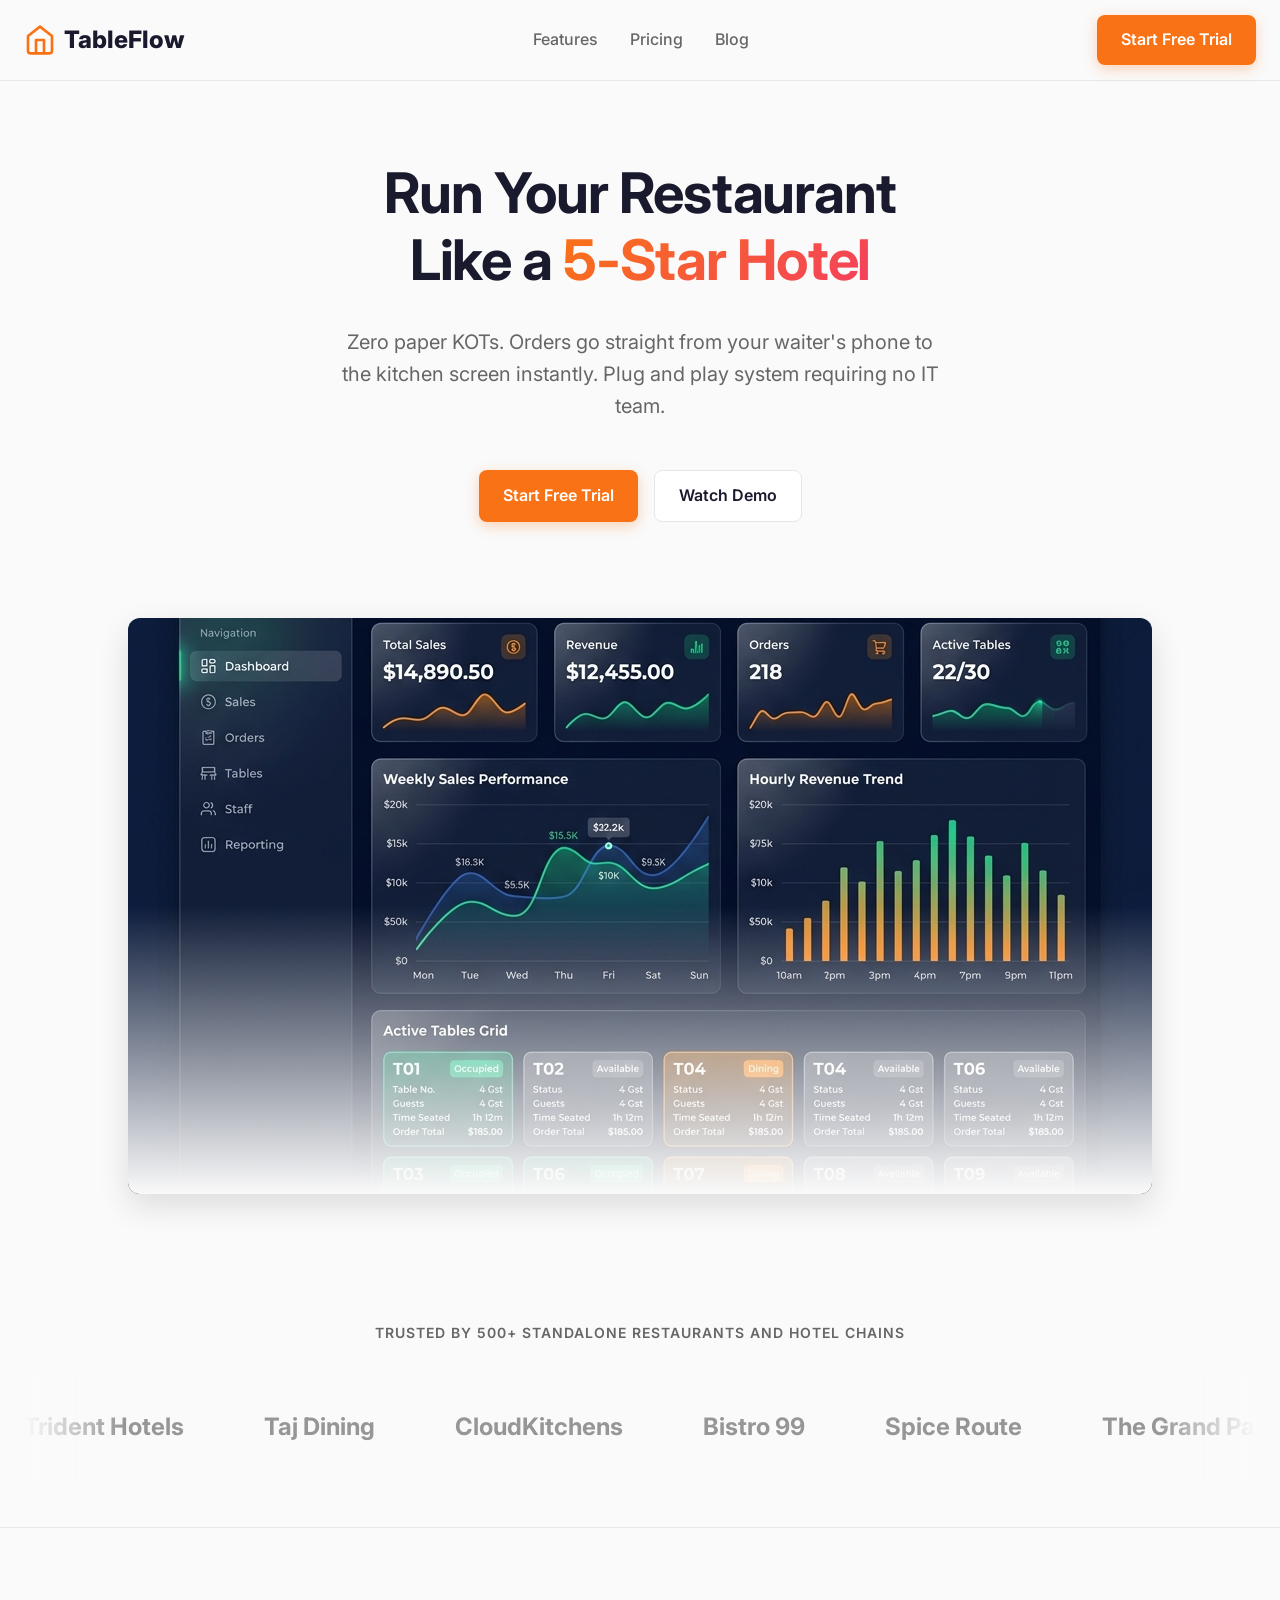
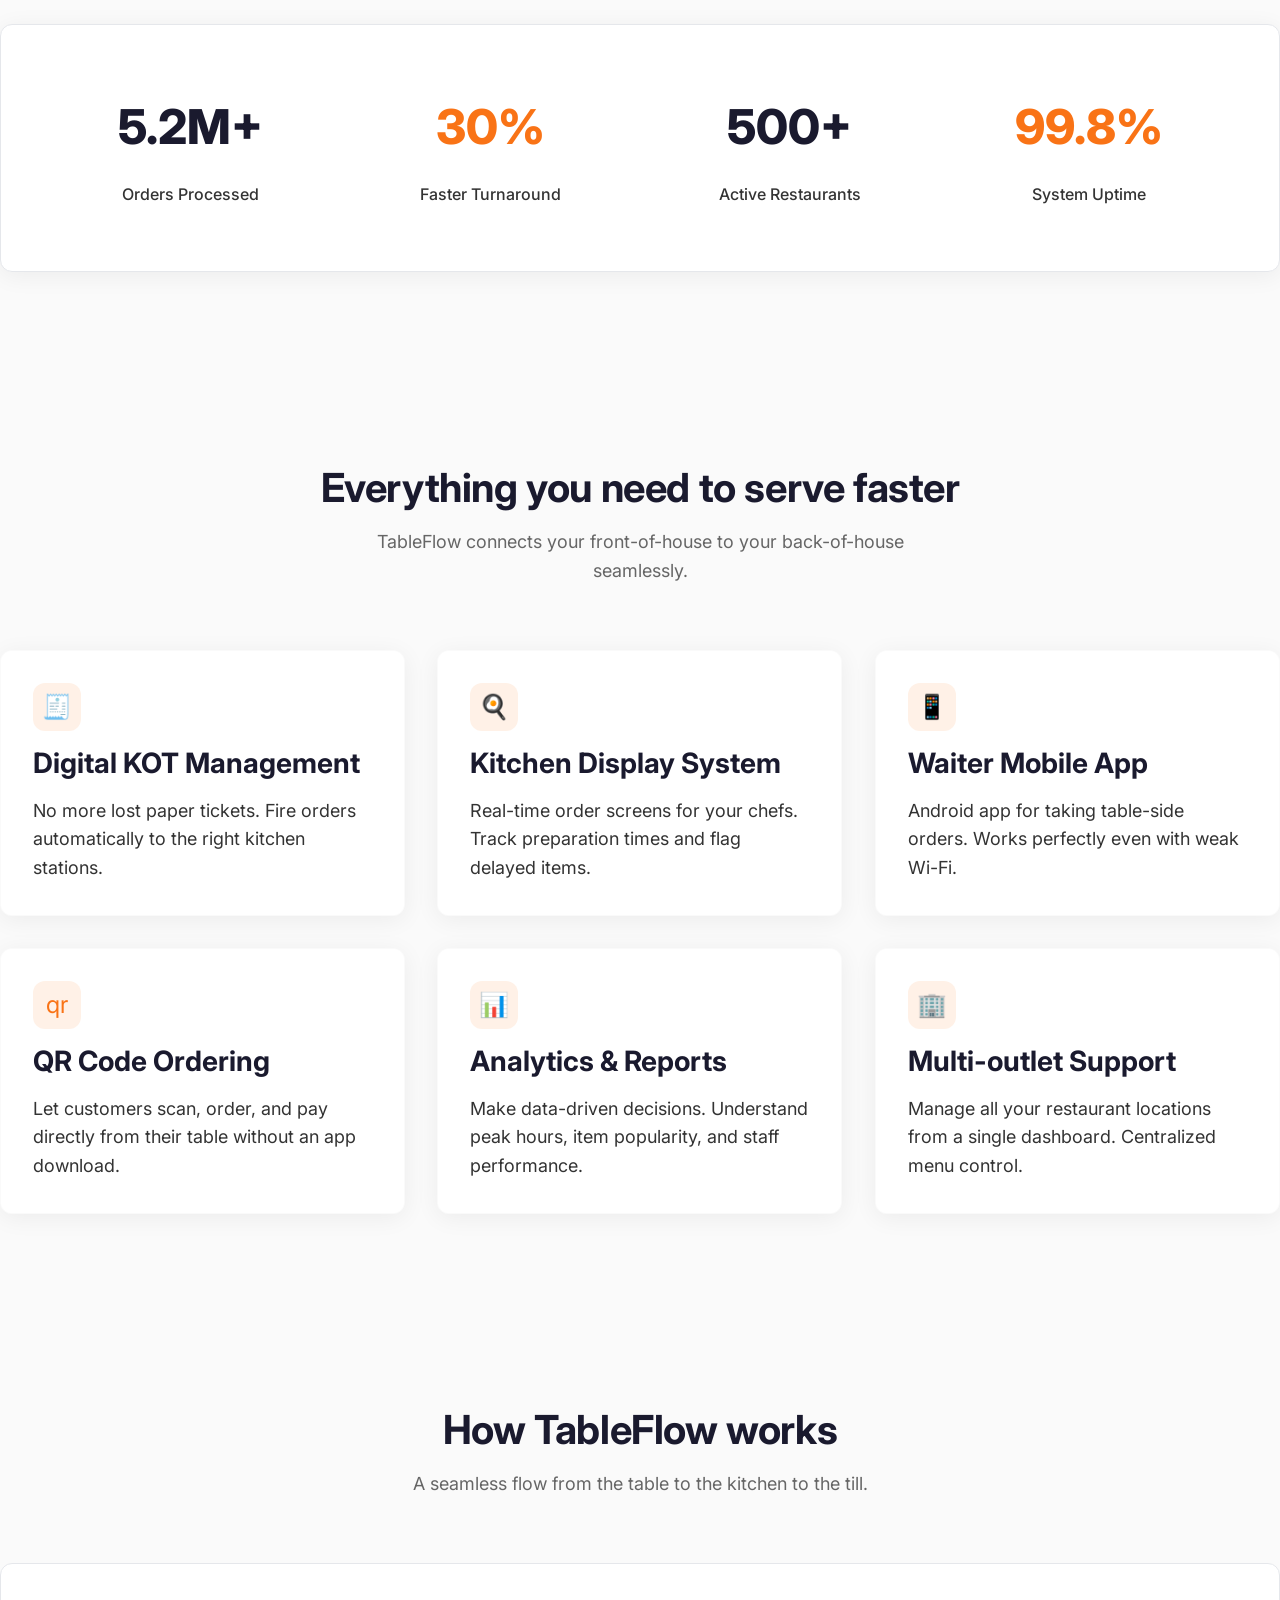
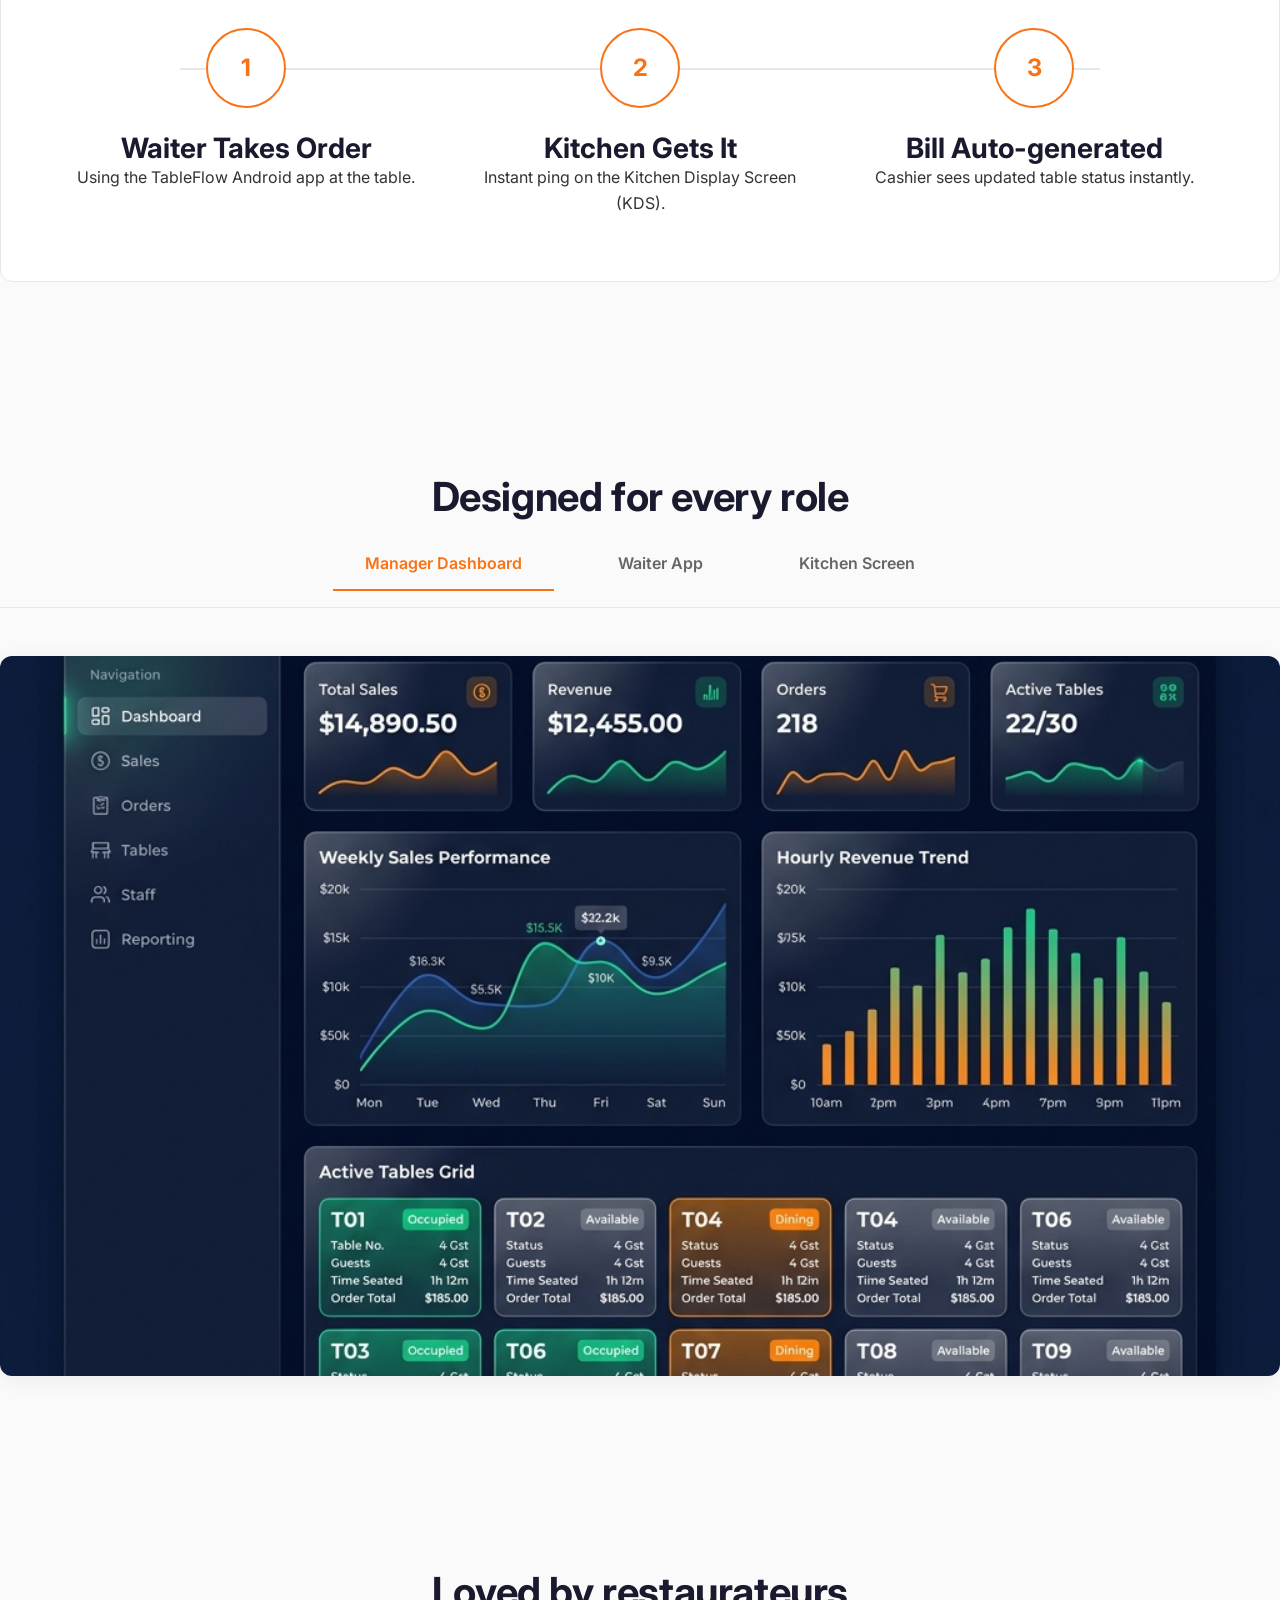
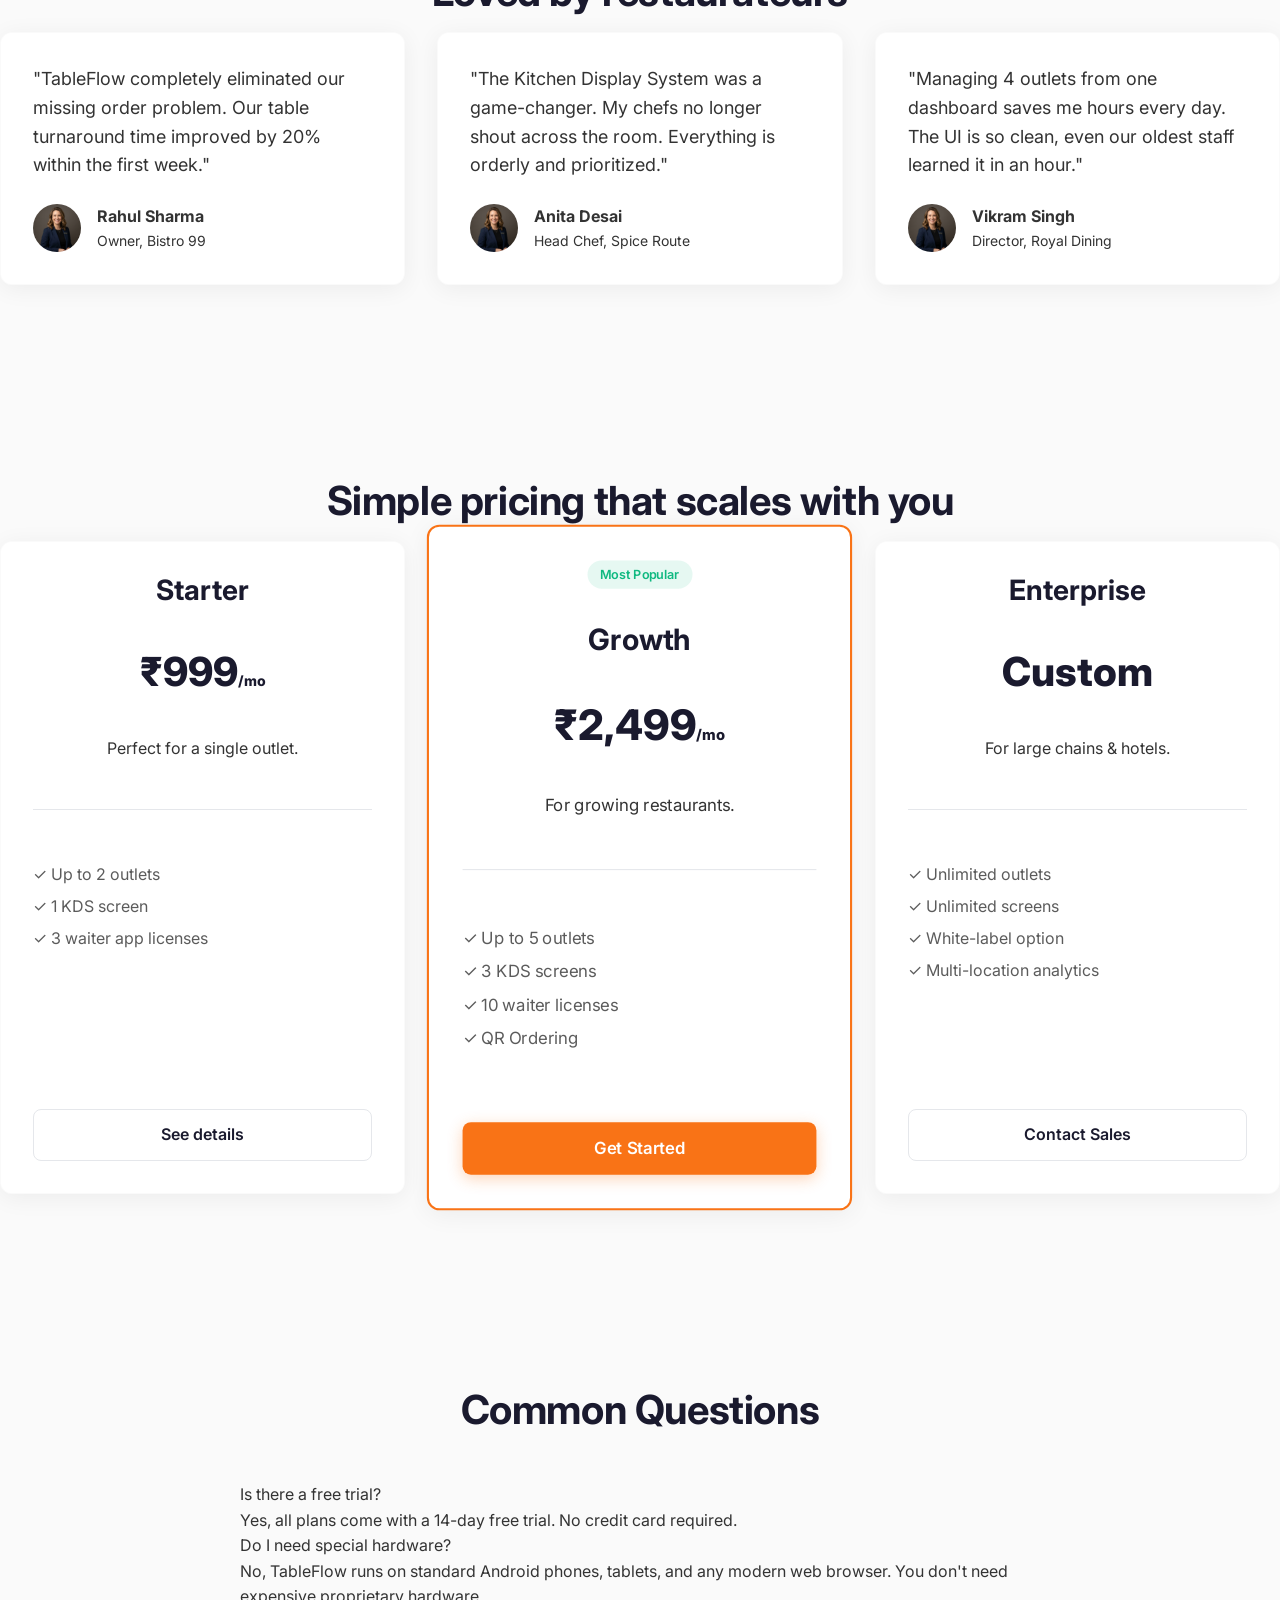
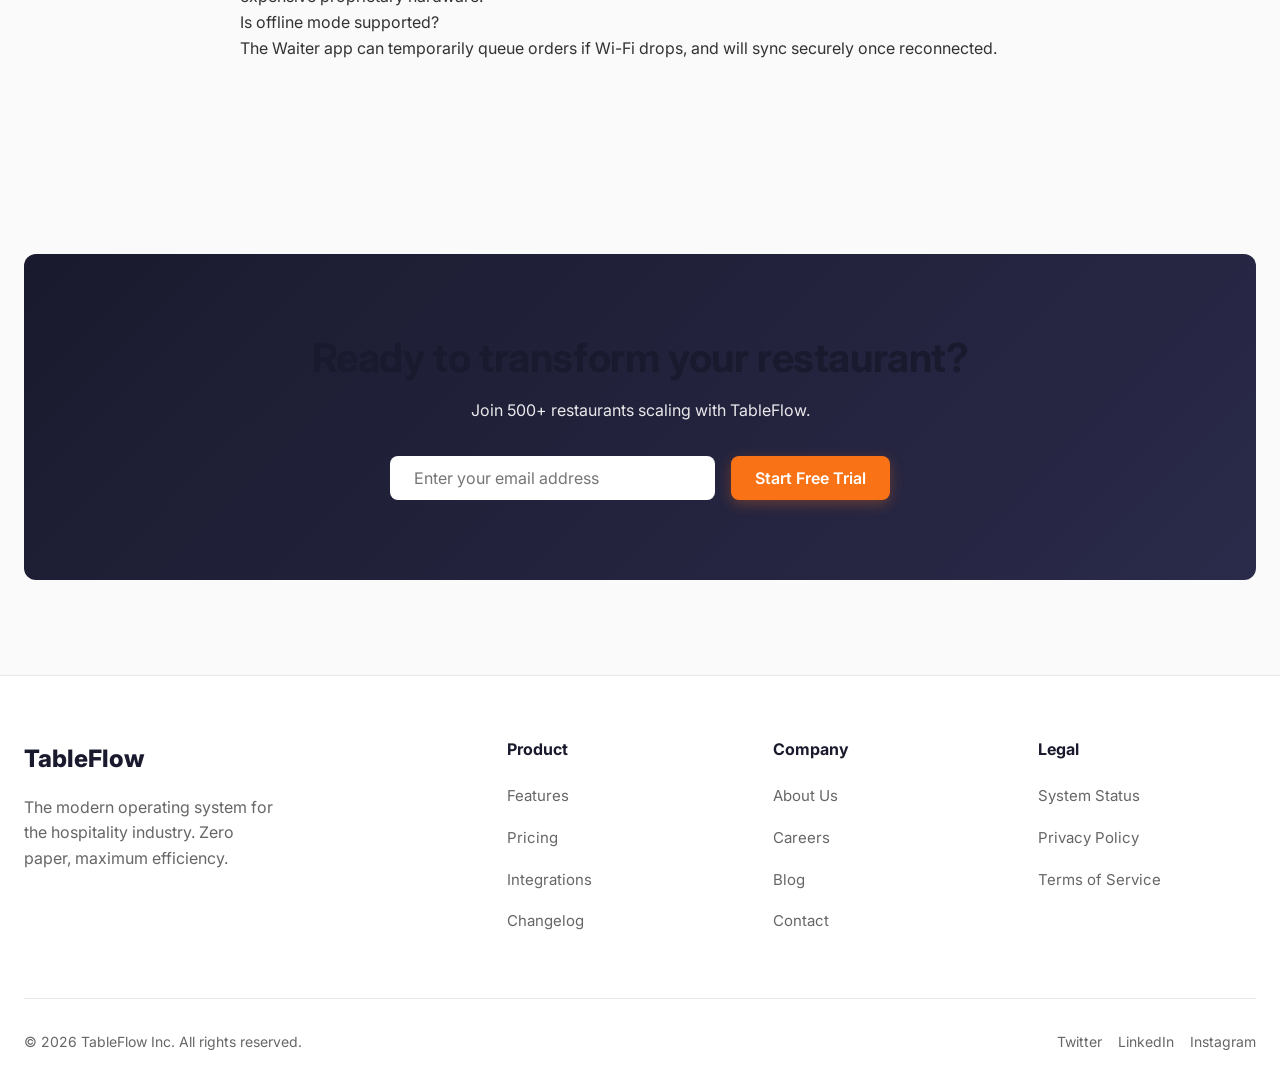
<file: index.html>
<!-- d:/Projects/Web/Hotel_Managment_Business_site/tableflow-website/index.html -->
<!DOCTYPE html>
<html lang="en">
<head>
  <meta charset="UTF-8">
  <meta name="viewport" content="width=device-width, initial-scale=1.0">
  <title>TableFlow | Run Your Restaurant Like a 5-Star Hotel</title>
  <meta name="description" content="TableFlow is a Zero Paper KOT Restaurant & Hotel Management System. Orders go from waiter's phone to kitchen screen instantly.">
  
  <!-- Open Graph Meta Tags -->
  <meta property="og:title" content="TableFlow | Zero Paper KOT Restaurant System">
  <meta property="og:description" content="Manage your operations seamlessly with our web dashboard, waiter Android app, and Kitchen Display System.">
  <meta property="og:type" content="website">
  
  <!-- Twitter Meta Tags -->
  <meta name="twitter:card" content="summary_large_image">
  <meta name="twitter:title" content="TableFlow">
  
  <!-- Fonts -->
  <link rel="preconnect" href="https://fonts.googleapis.com">
  <link rel="preconnect" href="https://fonts.gstatic.com" crossorigin>
  <link href="https://fonts.googleapis.com/css2?family=Inter:wght@400;500;600;700;800&display=swap" rel="stylesheet">
  
  <!-- CSS -->
  <link rel="stylesheet" href="assets/css/main.css">
  <link rel="stylesheet" href="assets/css/components.css">
  <link rel="stylesheet" href="assets/css/animations.css">
  
  <style>
    /* Specific styles for index */
    .hero {
      padding: 160px 0 80px;
      text-align: center;
      display: flex;
      flex-direction: column;
      align-items: center;
      gap: var(--spacing-4);
    }
    
    .hero h1 {
      max-width: 800px;
      margin: 0 auto;
    }
    
    .hero-subtitle {
      font-size: 20px;
      color: var(--color-text-muted);
      max-width: 600px;
      margin: 0 auto;
    }
    
    .hero-actions {
      display: flex;
      gap: var(--spacing-2);
      justify-content: center;
      margin-top: var(--spacing-2);
    }
    
    .hero-image-container {
      margin-top: var(--spacing-8);
      width: 100%;
      max-width: 1024px;
      position: relative;
      border-radius: var(--border-radius-card);
      box-shadow: var(--shadow-hover);
      overflow: hidden;
      aspect-ratio: 16/9;
      background-color: var(--color-border);
    }
    
    .hero-image-overlay {
      position: absolute;
      inset: 0;
      background: linear-gradient(180deg, rgba(255,255,255,0) 50%, var(--color-bg) 100%);
    }

    [data-theme="dark"] .hero-image-overlay {
      background: linear-gradient(180deg, rgba(15,15,26,0) 50%, var(--color-bg) 100%);
    }

    .social-proof {
      padding: var(--spacing-6) 0;
      text-align: center;
      border-bottom: 1px solid var(--color-border);
    }
    
    .social-proof p {
      color: var(--color-text-muted);
      font-size: 14px;
      font-weight: 600;
      text-transform: uppercase;
      letter-spacing: 1px;
      margin-bottom: var(--spacing-4);
    }
    
    .logos {
      display: flex;
      justify-content: center;
      align-items: center;
      gap: var(--spacing-8);
      flex-wrap: wrap;
      opacity: 0.5;
    }
    
    .logos div {
      font-weight: 700;
      font-size: 20px;
      filter: grayscale(100%);
    }
    
    .features-grid {
      display: grid;
      grid-template-columns: repeat(auto-fit, minmax(300px, 1fr));
      gap: var(--spacing-4);
    }
    
    .feature-card {
      display: flex;
      flex-direction: column;
      gap: var(--spacing-2);
    }
    
    .feature-icon {
      width: 48px;
      height: 48px;
      border-radius: 12px;
      background-color: rgba(249, 115, 22, 0.1);
      color: var(--color-accent);
      display: flex;
      align-items: center;
      justify-content: center;
      font-size: 24px;
    }
    
    .how-it-works {
      background-color: var(--color-card-bg);
      border-radius: var(--border-radius-card);
      padding: var(--spacing-8);
      border: 1px solid var(--color-border);
      position: relative;
    }
    
    .flow-steps {
      display: flex;
      justify-content: space-between;
      align-items: flex-start;
      gap: var(--spacing-4);
      position: relative;
    }
    
    .flow-steps::before {
      content: '';
      position: absolute;
      top: 40px;
      left: 10%;
      right: 10%;
      height: 2px;
      background-color: var(--color-border);
      z-index: 0;
    }
    
    .step {
      flex: 1;
      text-align: center;
      z-index: 1;
    }
    
    .step-number {
      width: 80px;
      height: 80px;
      background-color: var(--color-card-bg);
      border: 2px solid var(--color-accent);
      border-radius: 50%;
      display: flex;
      align-items: center;
      justify-content: center;
      margin: 0 auto var(--spacing-3);
      font-size: 24px;
      font-weight: 700;
      color: var(--color-accent);
    }
    
    .product-tabs {
      display: flex;
      justify-content: center;
      gap: var(--spacing-4);
      margin-bottom: var(--spacing-6);
      border-bottom: 1px solid var(--color-border);
      padding-bottom: var(--spacing-2);
    }
    
    .tab-btn {
      background: none;
      border: none;
      padding: var(--spacing-2) var(--spacing-4);
      font-size: 16px;
      font-weight: 600;
      color: var(--color-text-muted);
      cursor: pointer;
      border-bottom: 2px solid transparent;
      transition: all 0.2s ease;
      font-family: inherit;
    }
    
    .mockup-display {
      background-color: var(--color-border);
      border-radius: var(--border-radius-card);
      aspect-ratio: 16/9;
      display: flex;
      align-items: center;
      justify-content: center;
      color: var(--color-text-muted);
      font-size: 24px;
    }
    
    .testimonials {
      display: grid;
      grid-template-columns: repeat(auto-fit, minmax(300px, 1fr));
      gap: var(--spacing-4);
    }
    
    .testimonial-card {
      display: flex;
      flex-direction: column;
      gap: var(--spacing-3);
    }
    
    .author {
      display: flex;
      align-items: center;
      gap: var(--spacing-2);
      margin-top: auto;
    }
    
    .author-avatar {
      width: 48px;
      height: 48px;
      border-radius: 50%;
      background-color: var(--color-border);
    }
    
    .pricing-teaser {
      display: grid;
      grid-template-columns: repeat(3, 1fr);
      gap: var(--spacing-4);
    }
    
    .pricing-card {
      text-align: center;
      display: flex;
      flex-direction: column;
      gap: var(--spacing-4);
    }
    
    .pricing-card.popular {
      border: 2px solid var(--color-accent);
      transform: scale(1.05);
    }

    .pricing-card.popular:hover {
      transform: scale(1.05) translateY(-4px);
    }
    
    .price {
      font-size: 40px;
      font-weight: 800;
      color: var(--color-primary);
    }
    
    [data-theme="dark"] .price { color: #FFFFFF; }
    
    .cta-banner {
      background: linear-gradient(135deg, var(--color-primary), #2a2a4a);
      color: #FFFFFF;
      padding: var(--spacing-10) 0;
      text-align: center;
      border-radius: var(--border-radius-card);
      margin: var(--spacing-12) auto;
    }
    
    .cta-form {
      display: flex;
      gap: var(--spacing-2);
      justify-content: center;
      margin-top: var(--spacing-4);
      max-width: 500px;
      margin-left: auto;
      margin-right: auto;
    }
    
    .cta-form input {
      flex: 1;
      padding: 12px var(--spacing-3);
      border-radius: var(--border-radius-element);
      border: none;
      font-size: 16px;
      font-family: inherit;
    }

    @media (max-width: 768px) {
      .pricing-teaser { grid-template-columns: 1fr; }
      .pricing-card.popular { transform: none; }
      .pricing-card.popular:hover { transform: translateY(-4px); }
      .flow-steps { flex-direction: column; align-items: center; gap: var(--spacing-8); }
      .flow-steps::before { display: none; }
      .cta-form { flex-direction: column; }
    }
  </style>
  
  <script type="application/ld+json">
    {
      "@context": "https://schema.org",
      "@type": "SoftwareApplication",
      "name": "TableFlow",
      "applicationCategory": "BusinessApplication",
      "operatingSystem": "Web, Android",
      "offers": {
        "@type": "Offer",
        "price": "999",
        "priceCurrency": "INR"
      }
    }
  </script>
</head>
<body>

  <!-- Navbar -->
  <header>
    <nav class="navbar">
      <div class="container">
        <a href="index.html" class="nav-brand">
          <svg width="32" height="32" viewBox="0 0 24 24" fill="none" stroke="var(--color-accent)" stroke-width="2" stroke-linecap="round" stroke-linejoin="round"><path d="M3 9l9-7 9 7v11a2 2 0 0 1-2 2H5a2 2 0 0 1-2-2z"></path><polyline points="9 22 9 12 15 12 15 22"></polyline></svg>
          TableFlow
        </a>
        <div class="nav-links">
          <a href="features.html">Features</a>
          <a href="pricing.html">Pricing</a>
          <a href="blogs.html">Blog</a>
        </div>
        <div class="nav-actions">
          <a href="#trial" class="btn btn-primary">Start Free Trial</a>
        </div>
      </div>
    </nav>
  </header>

  <main>
    <!-- Hero -->
    <section class="container hero fade-in-up">
      <h1>Run Your Restaurant <br>Like a <span class="text-gradient">5-Star Hotel</span></h1>
      <p class="hero-subtitle">Zero paper KOTs. Orders go straight from your waiter's phone to the kitchen screen instantly. Plug and play system requiring no IT team.</p>
      <div class="hero-actions">
        <a href="#trial" class="btn btn-primary">Start Free Trial</a>
        <a href="#demo" class="btn btn-secondary">Watch Demo</a>
      </div>
      
      <div class="hero-image-container fade-in-up delay-200">
        <img src="assets/images/dashboard_ui.png" alt="Main Dashboard Interface" style="width: 100%; height: 100%; object-fit: cover;">
        <div class="hero-image-overlay"></div>
      </div>
    </section>

    <!-- Social Proof -->
    <section class="social-proof fade-in-up">
      <div class="container">
        <p>Trusted by 500+ standalone restaurants and hotel chains</p>
        <div class="marquee-container">
          <div class="marquee-track">
            <div>Trident Hotels</div>
            <div>Taj Dining</div>
            <div>CloudKitchens</div>
            <div>Bistro 99</div>
            <div>Spice Route</div>
            <div>The Grand Palace</div>
            <div>Marriott</div>
            <!-- Duplicate for seamless loop -->
            <div>Trident Hotels</div>
            <div>Taj Dining</div>
            <div>CloudKitchens</div>
            <div>Bistro 99</div>
            <div>Spice Route</div>
            <div>The Grand Palace</div>
            <div>Marriott</div>
          </div>
        </div>
      </div>
    </section>

    
    <!-- Trusted Stats -->
    <section class="section container fade-in-up">
      <div style="display: grid; grid-template-columns: repeat(auto-fit, minmax(200px, 1fr)); gap: var(--spacing-6); text-align: center; border-radius: var(--border-radius-card); background: var(--color-card-bg); padding: var(--spacing-8); border: 1px solid var(--color-border); box-shadow: var(--shadow-card);">
        <div>
          <div class="counter-anim" data-target="5.2" data-suffix="M+" style="font-size: 48px; font-weight: 800; color: var(--color-primary);">0M+</div>
          <p class="text-muted" style="margin-top: var(--spacing-2); font-weight: 500;">Orders Processed</p>
        </div>
        <div>
          <div class="counter-anim" data-target="30" data-suffix="%" style="font-size: 48px; font-weight: 800; color: var(--color-accent);">0%</div>
          <p class="text-muted" style="margin-top: var(--spacing-2); font-weight: 500;">Faster Turnaround</p>
        </div>
        <div>
          <div class="counter-anim" data-target="500" data-suffix="+" style="font-size: 48px; font-weight: 800; color: var(--color-primary);">0+</div>
          <p class="text-muted" style="margin-top: var(--spacing-2); font-weight: 500;">Active Restaurants</p>
        </div>
        <div>
           <div class="counter-anim" data-target="99.9" data-suffix="%" style="font-size: 48px; font-weight: 800; color: var(--color-accent);">0%</div>
          <p class="text-muted" style="margin-top: var(--spacing-2); font-weight: 500;">System Uptime</p>
        </div>
      </div>
    </section>

    <!-- Features Overview -->
    <section class="section container">
      <h2 class="section-title fade-in-up">Everything you need to serve faster</h2>
      <p class="section-subtitle fade-in-up delay-100">TableFlow connects your front-of-house to your back-of-house seamlessly.</p>
      
      <div class="features-grid">
        <article class="card feature-card fade-in-up delay-200">
          <div class="feature-icon">🧾</div>
          <h3>Digital KOT Management</h3>
          <p class="body-text">No more lost paper tickets. Fire orders automatically to the right kitchen stations.</p>
        </article>
        <article class="card feature-card fade-in-up delay-300">
          <div class="feature-icon">🍳</div>
          <h3>Kitchen Display System</h3>
          <p class="body-text">Real-time order screens for your chefs. Track preparation times and flag delayed items.</p>
        </article>
        <article class="card feature-card fade-in-up delay-400">
          <div class="feature-icon">📱</div>
          <h3>Waiter Mobile App</h3>
          <p class="body-text">Android app for taking table-side orders. Works perfectly even with weak Wi-Fi.</p>
        </article>
        <article class="card feature-card fade-in-up delay-100">
          <div class="feature-icon">qr</div>
          <h3>QR Code Ordering</h3>
          <p class="body-text">Let customers scan, order, and pay directly from their table without an app download.</p>
        </article>
        <article class="card feature-card fade-in-up delay-200">
          <div class="feature-icon">📊</div>
          <h3>Analytics & Reports</h3>
          <p class="body-text">Make data-driven decisions. Understand peak hours, item popularity, and staff performance.</p>
        </article>
        <article class="card feature-card fade-in-up delay-300">
          <div class="feature-icon">🏢</div>
          <h3>Multi-outlet Support</h3>
          <p class="body-text">Manage all your restaurant locations from a single dashboard. Centralized menu control.</p>
        </article>
      </div>
    </section>

    <!-- How it works -->
    <section class="section container fade-in-up">
      <h2 class="section-title">How TableFlow works</h2>
      <p class="section-subtitle">A seamless flow from the table to the kitchen to the till.</p>
      
      <div class="how-it-works">
        <div class="flow-steps">
          <div class="step">
            <div class="step-number">1</div>
            <h3>Waiter Takes Order</h3>
            <p>Using the TableFlow Android app at the table.</p>
          </div>
          <div class="step">
            <div class="step-number">2</div>
            <h3>Kitchen Gets It</h3>
            <p>Instant ping on the Kitchen Display Screen (KDS).</p>
          </div>
          <div class="step">
            <div class="step-number">3</div>
            <h3>Bill Auto-generated</h3>
            <p>Cashier sees updated table status instantly.</p>
          </div>
        </div>
      </div>
    </section>

    <!-- Product Screenshots (Tabs) -->
    <section class="section container fade-in-up">
      <h2 class="section-title">Designed for every role</h2>
      
      <div class="product-tabs">
        <button class="tab-btn" data-target="tab-dashboard">Manager Dashboard</button>
        <button class="tab-btn" data-target="tab-waiter">Waiter App</button>
        <button class="tab-btn" data-target="tab-kitchen">Kitchen Screen</button>
      </div>
      
      <div id="tab-dashboard" class="tab-content">
        <div class="mockup-display" style="background: transparent;">
          <img src="assets/images/dashboard_ui.png" alt="Manager Dashboard" style="border-radius: var(--border-radius-card); box-shadow: var(--shadow-card); width: 100%; height: 100%; object-fit: cover;">
        </div>
      </div>
      
      <div id="tab-waiter" class="tab-content">
        <div class="mockup-display" style="background: transparent; max-height: 500px; margin: 0 auto; width: 100%; max-width: 300px;">
          <img src="assets/images/waiter_ui.png" alt="Waiter App" style="border-radius: var(--border-radius-card); box-shadow: var(--shadow-card); object-fit: cover; height: 100%;">
        </div>
      </div>
      
      <div id="tab-kitchen" class="tab-content">
        <div class="mockup-display" style="background: transparent;">
          <img src="assets/images/kds_ui.png" alt="Kitchen Display System" style="border-radius: var(--border-radius-card); box-shadow: var(--shadow-card); width: 100%; height: 100%; object-fit: cover;">
        </div>
      </div>
    </section>

    <!-- Testimonials -->
    <section class="section container fade-in-up">
      <h2 class="section-title">Loved by restaurateurs</h2>
      
      <div class="testimonials">
        <div class="card testimonial-card">
          <p class="body-text">"TableFlow completely eliminated our missing order problem. Our table turnaround time improved by 20% within the first week."</p>
          <div class="author">
            <div class="author-avatar" style="background: var(--color-border) url('assets/images/avatar_img.png') center/cover;"></div>
            <div>
              <strong>Rahul Sharma</strong>
              <div class="small-text text-muted">Owner, Bistro 99</div>
            </div>
          </div>
        </div>
        <div class="card testimonial-card">
          <p class="body-text">"The Kitchen Display System was a game-changer. My chefs no longer shout across the room. Everything is orderly and prioritized."</p>
          <div class="author">
            <div class="author-avatar" style="background: var(--color-border) url('assets/images/avatar_img.png') center/cover;"></div>
            <div>
              <strong>Anita Desai</strong>
              <div class="small-text text-muted">Head Chef, Spice Route</div>
            </div>
          </div>
        </div>
        <div class="card testimonial-card">
          <p class="body-text">"Managing 4 outlets from one dashboard saves me hours every day. The UI is so clean, even our oldest staff learned it in an hour."</p>
          <div class="author">
            <div class="author-avatar" style="background: var(--color-border) url('assets/images/avatar_img.png') center/cover;"></div>
            <div>
              <strong>Vikram Singh</strong>
              <div class="small-text text-muted">Director, Royal Dining</div>
            </div>
          </div>
        </div>
      </div>
    </section>

    <!-- Pricing Teaser -->
    <section class="section container fade-in-up">
      <h2 class="section-title">Simple pricing that scales with you</h2>
      
      <div class="pricing-teaser">
        <div class="card pricing-card hover-lift">
          <h3>Starter</h3>
          <div class="price">₹999<span class="small-text text-muted">/mo</span></div>
          <p>Perfect for a single outlet.</p>
          <hr style="border: 0; border-top: 1px solid var(--color-border); margin: var(--spacing-2) 0;">
          <ul style="text-align: left; opacity: 0.8; margin-bottom: var(--spacing-4); line-height: 2;">
            <li>✓ Up to 2 outlets</li>
            <li>✓ 1 KDS screen</li>
            <li>✓ 3 waiter app licenses</li>
          </ul>
          <a href="pricing.html" class="btn btn-secondary" style="margin-top: auto;">See details</a>
        </div>
        
        <div class="card pricing-card popular hover-lift">
          <div class="badge" style="margin: 0 auto; width: fit-content;">Most Popular</div>
          <h3>Growth</h3>
          <div class="price">₹2,499<span class="small-text text-muted">/mo</span></div>
          <p>For growing restaurants.</p>
          <hr style="border: 0; border-top: 1px solid var(--color-border); margin: var(--spacing-2) 0;">
          <ul style="text-align: left; opacity: 0.8; margin-bottom: var(--spacing-4); line-height: 2;">
            <li>✓ Up to 5 outlets</li>
            <li>✓ 3 KDS screens</li>
            <li>✓ 10 waiter licenses</li>
            <li>✓ QR Ordering</li>
          </ul>
          <a href="pricing.html" class="btn btn-primary" style="margin-top: auto;">Get Started</a>
        </div>
        
        <div class="card pricing-card hover-lift">
          <h3>Enterprise</h3>
          <div class="price">Custom</div>
          <p>For large chains & hotels.</p>
          <hr style="border: 0; border-top: 1px solid var(--color-border); margin: var(--spacing-2) 0;">
          <ul style="text-align: left; opacity: 0.8; margin-bottom: var(--spacing-4); line-height: 2;">
            <li>✓ Unlimited outlets</li>
            <li>✓ Unlimited screens</li>
            <li>✓ White-label option</li>
            <li>✓ Multi-location analytics</li>
          </ul>
          <a href="pricing.html" class="btn btn-secondary" style="margin-top: auto;">Contact Sales</a>
        </div>
      </div>
    </section>

    
    <!-- FAQ -->
    <section class="section container fade-in-up faq-section" style="max-width: 800px; margin: 0 auto;">
      <h2 class="section-title">Common Questions</h2>
      <div style="margin-top: var(--spacing-6);">
        <div class="accordion">
          <div class="accordion-header">Is there a free trial?</div>
          <div class="accordion-content"><p>Yes, all plans come with a 14-day free trial. No credit card required.</p></div>
        </div>
        <div class="accordion">
          <div class="accordion-header">Do I need special hardware?</div>
          <div class="accordion-content"><p>No, TableFlow runs on standard Android phones, tablets, and any modern web browser. You don't need expensive proprietary hardware.</p></div>
        </div>
        <div class="accordion">
          <div class="accordion-header">Is offline mode supported?</div>
          <div class="accordion-content"><p>The Waiter app can temporarily queue orders if Wi-Fi drops, and will sync securely once reconnected.</p></div>
        </div>
      </div>
    </section>

    <!-- CTA Banner -->
    <section class="container fade-in-up" id="trial">
      <div class="cta-banner">
        <h2>Ready to transform your restaurant?</h2>
        <p style="margin-top: var(--spacing-2); opacity: 0.9;">Join 500+ restaurants scaling with TableFlow.</p>
        <form class="cta-form" onsubmit="event.preventDefault();">
          <input type="email" placeholder="Enter your email address" required aria-label="Email address">
          <button type="submit" class="btn btn-primary">Start Free Trial</button>
        </form>
      </div>
    </section>
  </main>

  <!-- Footer -->
  <footer class="footer">
    <div class="container">
      <div class="footer-grid">
        <div class="footer-col">
          <div class="nav-brand" style="margin-bottom: var(--spacing-2);">TableFlow</div>
          <p style="color: var(--color-text-muted); max-width: 250px;">The modern operating system for the hospitality industry. Zero paper, maximum efficiency.</p>
        </div>
        <div class="footer-col">
          <h4>Product</h4>
          <ul>
            <li><a href="features.html">Features</a></li>
            <li><a href="pricing.html">Pricing</a></li>
            <li><a href="features.html">Integrations</a></li>
            <li><a href="blogs.html">Changelog</a></li>
          </ul>
        </div>
        <div class="footer-col">
          <h4>Company</h4>
          <ul>
            <li><a href="about.html">About Us</a></li>
            <li><a href="#">Careers</a></li>
            <li><a href="blogs.html">Blog</a></li>
            <li><a href="contact.html">Contact</a></li>
          </ul>
        </div>
        <div class="footer-col">
          <h4>Legal</h4>
          <ul>
            <li><a href="https://status.tableflow.com">System Status</a></li>
            <li><a href="privacy.html">Privacy Policy</a></li>
            <li><a href="terms.html">Terms of Service</a></li>
          </ul>
        </div>
      </div>
      <div class="footer-bottom">
        <div>&copy; 2026 TableFlow Inc. All rights reserved.</div>
        <div style="display: flex; gap: var(--spacing-2);">
          <a href="#">Twitter</a>
          <a href="#">LinkedIn</a>
          <a href="#">Instagram</a>
        </div>
      </div>
    </div>
  </footer>

  <script src="assets/js/main.js"></script>
  <script src="assets/js/components.js"></script>
  <script src="assets/js/animations.js"></script>
</body>
</html>
</file>
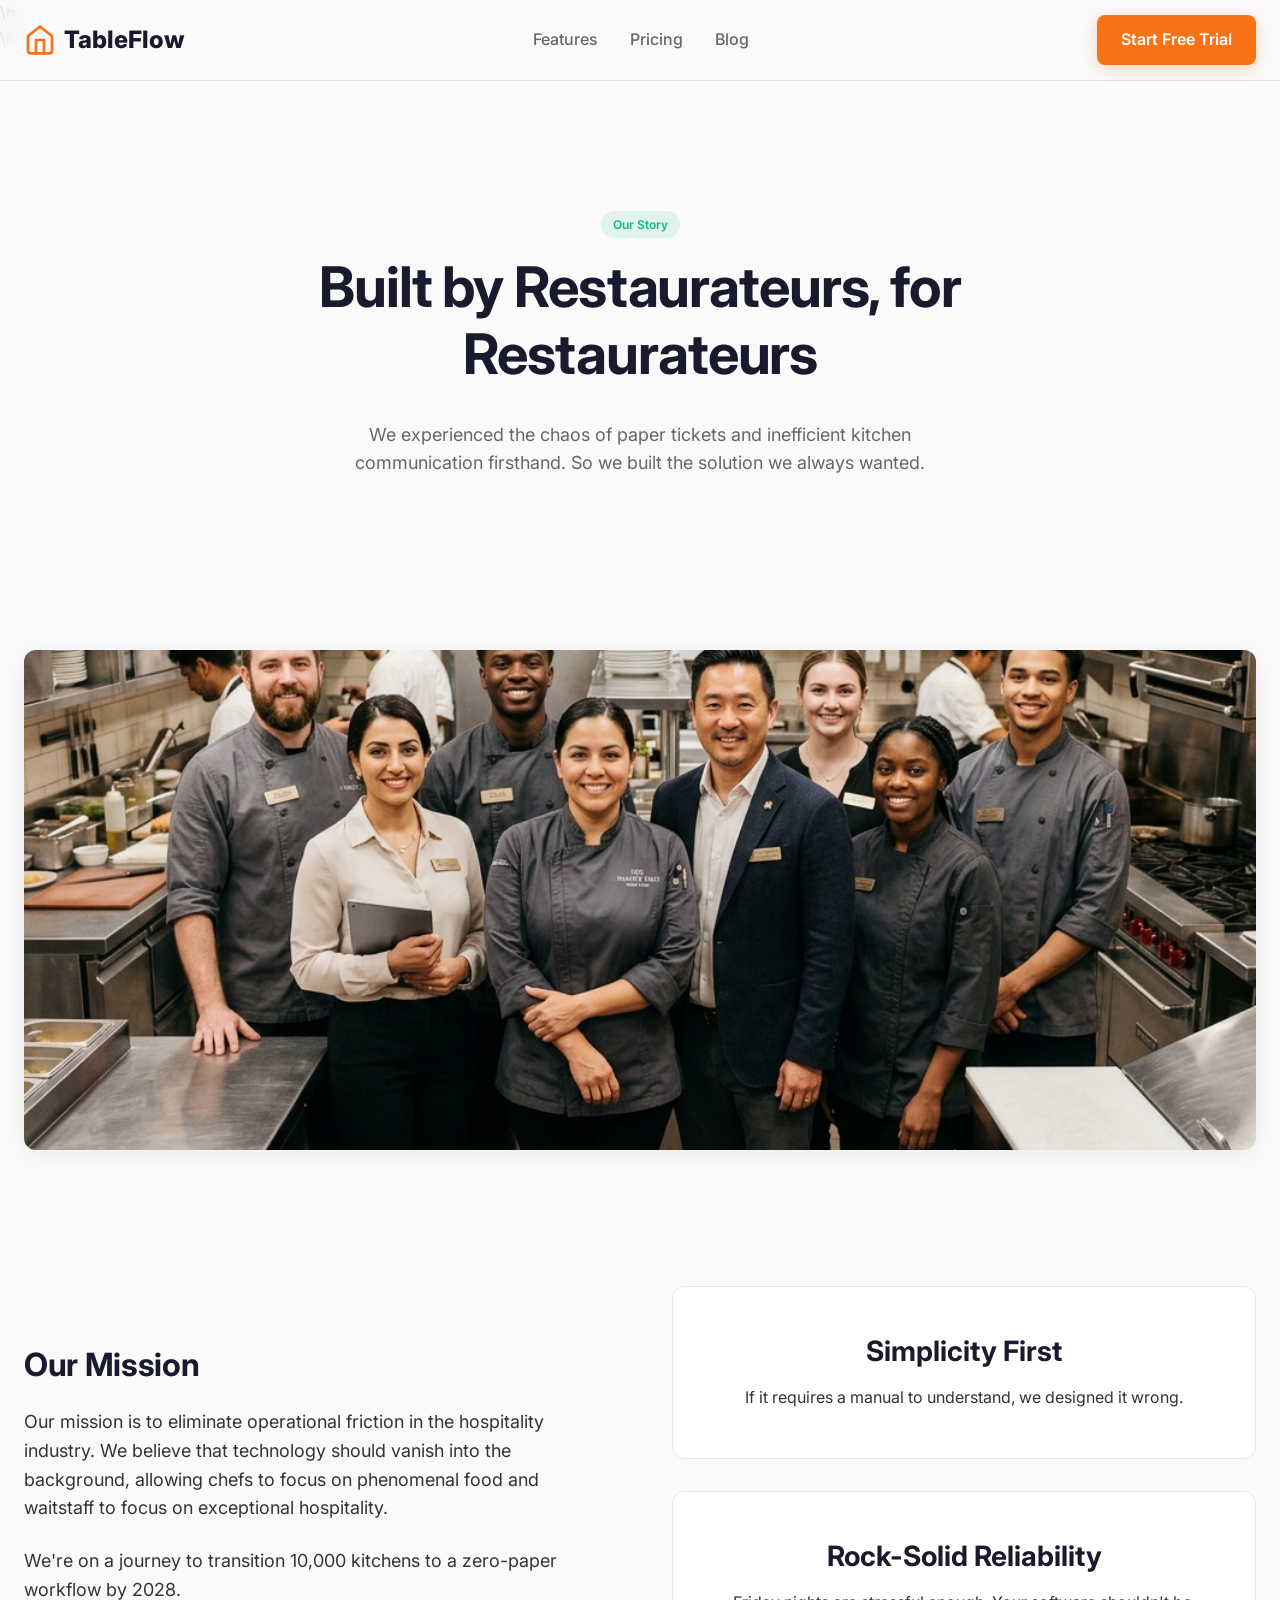
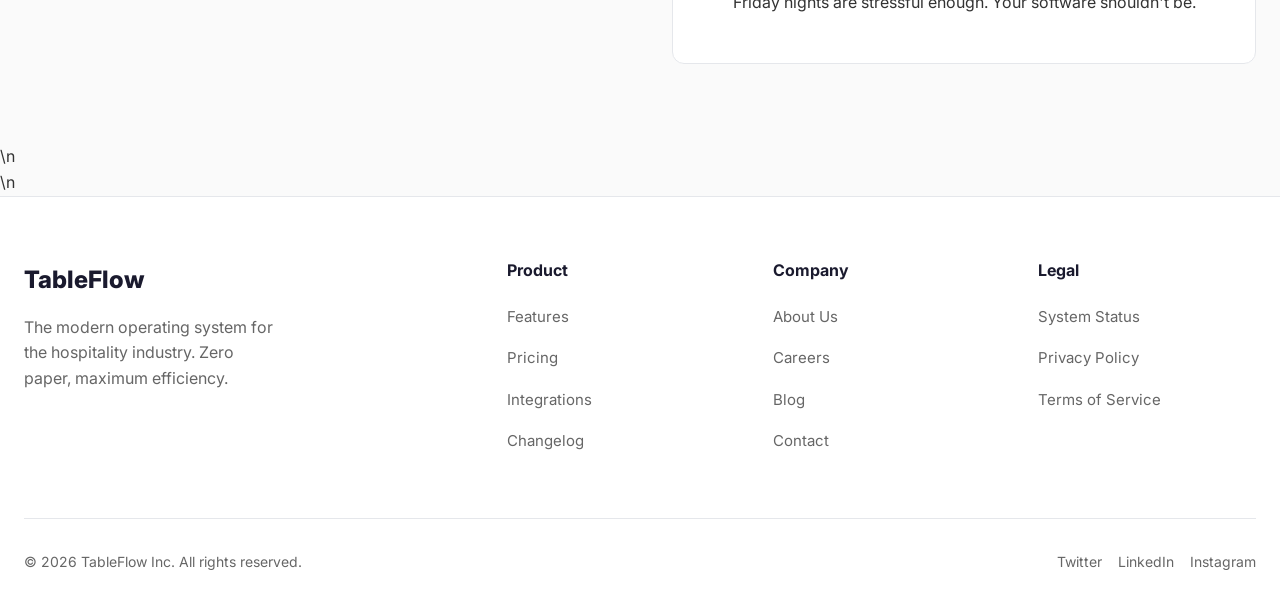
<file: about.html>
<!-- d:/Projects/Web/Hotel_Managment_Business_site/tableflow-website/index.html -->
<!DOCTYPE html>
<html lang="en">
<head>
  <meta charset="UTF-8">
  <meta name="viewport" content="width=device-width, initial-scale=1.0">
  <title>About Us | TableFlow</title>
  <meta name="description" content="TableFlow is a Zero Paper KOT Restaurant & Hotel Management System. Orders go from waiter's phone to kitchen screen instantly.">
  
  <!-- Open Graph Meta Tags -->
  <meta property="og:title" content="TableFlow | Zero Paper KOT Restaurant System">
  <meta property="og:description" content="Manage your operations seamlessly with our web dashboard, waiter Android app, and Kitchen Display System.">
  <meta property="og:type" content="website">
  
  <!-- Twitter Meta Tags -->
  <meta name="twitter:card" content="summary_large_image">
  <meta name="twitter:title" content="TableFlow">
  
  <!-- Fonts -->
  <link rel="preconnect" href="https://fonts.googleapis.com">
  <link rel="preconnect" href="https://fonts.gstatic.com" crossorigin>
  <link href="https://fonts.googleapis.com/css2?family=Inter:wght@400;500;600;700;800&display=swap" rel="stylesheet">
  
  <!-- CSS -->
  <link rel="stylesheet" href="assets/css/main.css">
  <link rel="stylesheet" href="assets/css/components.css">
  <link rel="stylesheet" href="assets/css/animations.css">
  
  <style>
    /* Specific styles for index */
    .hero {
      padding: 160px 0 80px;
      text-align: center;
      display: flex;
      flex-direction: column;
      align-items: center;
      gap: var(--spacing-4);
    }
    
    .hero h1 {
      max-width: 800px;
      margin: 0 auto;
    }
    
    .hero-subtitle {
      font-size: 20px;
      color: var(--color-text-muted);
      max-width: 600px;
      margin: 0 auto;
    }
    
    .hero-actions {
      display: flex;
      gap: var(--spacing-2);
      justify-content: center;
      margin-top: var(--spacing-2);
    }
    
    .hero-image-container {
      margin-top: var(--spacing-8);
      width: 100%;
      max-width: 1024px;
      position: relative;
      border-radius: var(--border-radius-card);
      box-shadow: var(--shadow-hover);
      overflow: hidden;
      aspect-ratio: 16/9;
      background-color: var(--color-border);
    }
    
    .hero-image-overlay {
      position: absolute;
      inset: 0;
      background: linear-gradient(180deg, rgba(255,255,255,0) 50%, var(--color-bg) 100%);
    }

    [data-theme="dark"] .hero-image-overlay {
      background: linear-gradient(180deg, rgba(15,15,26,0) 50%, var(--color-bg) 100%);
    }

    .social-proof {
      padding: var(--spacing-6) 0;
      text-align: center;
      border-bottom: 1px solid var(--color-border);
    }
    
    .social-proof p {
      color: var(--color-text-muted);
      font-size: 14px;
      font-weight: 600;
      text-transform: uppercase;
      letter-spacing: 1px;
      margin-bottom: var(--spacing-4);
    }
    
    .logos {
      display: flex;
      justify-content: center;
      align-items: center;
      gap: var(--spacing-8);
      flex-wrap: wrap;
      opacity: 0.5;
    }
    
    .logos div {
      font-weight: 700;
      font-size: 20px;
      filter: grayscale(100%);
    }
    
    .features-grid {
      display: grid;
      grid-template-columns: repeat(auto-fit, minmax(300px, 1fr));
      gap: var(--spacing-4);
    }
    
    .feature-card {
      display: flex;
      flex-direction: column;
      gap: var(--spacing-2);
    }
    
    .feature-icon {
      width: 48px;
      height: 48px;
      border-radius: 12px;
      background-color: rgba(249, 115, 22, 0.1);
      color: var(--color-accent);
      display: flex;
      align-items: center;
      justify-content: center;
      font-size: 24px;
    }
    
    .how-it-works {
      background-color: var(--color-card-bg);
      border-radius: var(--border-radius-card);
      padding: var(--spacing-8);
      border: 1px solid var(--color-border);
      position: relative;
    }
    
    .flow-steps {
      display: flex;
      justify-content: space-between;
      align-items: flex-start;
      gap: var(--spacing-4);
      position: relative;
    }
    
    .flow-steps::before {
      content: '';
      position: absolute;
      top: 40px;
      left: 10%;
      right: 10%;
      height: 2px;
      background-color: var(--color-border);
      z-index: 0;
    }
    
    .step {
      flex: 1;
      text-align: center;
      z-index: 1;
    }
    
    .step-number {
      width: 80px;
      height: 80px;
      background-color: var(--color-card-bg);
      border: 2px solid var(--color-accent);
      border-radius: 50%;
      display: flex;
      align-items: center;
      justify-content: center;
      margin: 0 auto var(--spacing-3);
      font-size: 24px;
      font-weight: 700;
      color: var(--color-accent);
    }
    
    .product-tabs {
      display: flex;
      justify-content: center;
      gap: var(--spacing-4);
      margin-bottom: var(--spacing-6);
      border-bottom: 1px solid var(--color-border);
      padding-bottom: var(--spacing-2);
    }
    
    .tab-btn {
      background: none;
      border: none;
      padding: var(--spacing-2) var(--spacing-4);
      font-size: 16px;
      font-weight: 600;
      color: var(--color-text-muted);
      cursor: pointer;
      border-bottom: 2px solid transparent;
      transition: all 0.2s ease;
      font-family: inherit;
    }
    
    .mockup-display {
      background-color: var(--color-border);
      border-radius: var(--border-radius-card);
      aspect-ratio: 16/9;
      display: flex;
      align-items: center;
      justify-content: center;
      color: var(--color-text-muted);
      font-size: 24px;
    }
    
    .testimonials {
      display: grid;
      grid-template-columns: repeat(auto-fit, minmax(300px, 1fr));
      gap: var(--spacing-4);
    }
    
    .testimonial-card {
      display: flex;
      flex-direction: column;
      gap: var(--spacing-3);
    }
    
    .author {
      display: flex;
      align-items: center;
      gap: var(--spacing-2);
      margin-top: auto;
    }
    
    .author-avatar {
      width: 48px;
      height: 48px;
      border-radius: 50%;
      background-color: var(--color-border);
    }
    
    .pricing-teaser {
      display: grid;
      grid-template-columns: repeat(3, 1fr);
      gap: var(--spacing-4);
    }
    
    .pricing-card {
      text-align: center;
      display: flex;
      flex-direction: column;
      gap: var(--spacing-4);
    }
    
    .pricing-card.popular {
      border: 2px solid var(--color-accent);
      transform: scale(1.05);
    }

    .pricing-card.popular:hover {
      transform: scale(1.05) translateY(-4px);
    }
    
    .price {
      font-size: 40px;
      font-weight: 800;
      color: var(--color-primary);
    }
    
    [data-theme="dark"] .price { color: #FFFFFF; }
    
    .cta-banner {
      background: linear-gradient(135deg, var(--color-primary), #2a2a4a);
      color: #FFFFFF;
      padding: var(--spacing-10) 0;
      text-align: center;
      border-radius: var(--border-radius-card);
      margin: var(--spacing-12) auto;
    }
    
    .cta-form {
      display: flex;
      gap: var(--spacing-2);
      justify-content: center;
      margin-top: var(--spacing-4);
      max-width: 500px;
      margin-left: auto;
      margin-right: auto;
    }
    
    .cta-form input {
      flex: 1;
      padding: 12px var(--spacing-3);
      border-radius: var(--border-radius-element);
      border: none;
      font-size: 16px;
      font-family: inherit;
    }

    @media (max-width: 768px) {
      .pricing-teaser { grid-template-columns: 1fr; }
      .pricing-card.popular { transform: none; }
      .pricing-card.popular:hover { transform: translateY(-4px); }
      .flow-steps { flex-direction: column; align-items: center; gap: var(--spacing-8); }
      .flow-steps::before { display: none; }
      .cta-form { flex-direction: column; }
    }
  </style>
  
  <script type="application/ld+json">
    {
      "@context": "https://schema.org",
      "@type": "SoftwareApplication",
      "name": "TableFlow",
      "applicationCategory": "BusinessApplication",
      "operatingSystem": "Web, Android",
      "offers": {
        "@type": "Offer",
        "price": "999",
        "priceCurrency": "INR"
      }
    }
  </script>
<style>
.about-hero { padding: 160px 0 60px; text-align: center; max-width: 800px; margin: 0 auto;}
.about-image { width: 100%; max-height: 500px; object-fit: cover; border-radius: var(--border-radius-card); box-shadow: var(--shadow-card); margin: var(--spacing-6) 0; }
.mission-grid { display: grid; grid-template-columns: 1fr 1fr; gap: var(--spacing-8); margin: var(--spacing-10) 0; align-items: center; }
@media (max-width: 768px) { .mission-grid { grid-template-columns: 1fr; } }
.value-card { background: var(--color-card-bg); padding: var(--spacing-6); border: 1px solid var(--color-border); border-radius: var(--border-radius-card); text-align: center;}
</style>\n</head>
<body>

  <!-- Navbar -->
  <header>
    <nav class="navbar">
      <div class="container">
        <a href="index.html" class="nav-brand">
          <svg width="32" height="32" viewBox="0 0 24 24" fill="none" stroke="var(--color-accent)" stroke-width="2" stroke-linecap="round" stroke-linejoin="round"><path d="M3 9l9-7 9 7v11a2 2 0 0 1-2 2H5a2 2 0 0 1-2-2z"></path><polyline points="9 22 9 12 15 12 15 22"></polyline></svg>
          TableFlow
        </a>
        <div class="nav-links">
          <a href="features.html">Features</a>
          <a href="pricing.html">Pricing</a>
          <a href="blogs.html">Blog</a>
        </div>
        <div class="nav-actions">
          <a href="#trial" class="btn btn-primary">Start Free Trial</a>
        </div>
      </div>
    </nav>
  </header>

  <main>\n
<div class="container fade-in-up">
    <div class="about-hero">
        <span class="badge" style="margin-bottom: var(--spacing-2);">Our Story</span>
        <h1>Built by Restaurateurs, for Restaurateurs</h1>
        <p class="section-subtitle" style="margin-top: var(--spacing-4);">We experienced the chaos of paper tickets and inefficient kitchen communication firsthand. So we built the solution we always wanted.</p>
    </div>
    
    <img src="assets/images/about_us.png" alt="TableFlow Team" class="about-image fade-in-up delay-100">

    <div class="mission-grid fade-in-up delay-200">
        <div>
            <h2 style="font-size: 32px; margin-bottom: var(--spacing-3);">Our Mission</h2>
            <p class="body-text text-muted" style="margin-bottom: var(--spacing-3);">Our mission is to eliminate operational friction in the hospitality industry. We believe that technology should vanish into the background, allowing chefs to focus on phenomenal food and waitstaff to focus on exceptional hospitality.</p>
            <p class="body-text text-muted">We're on a journey to transition 10,000 kitchens to a zero-paper workflow by 2028.</p>
        </div>
        <div style="display: flex; flex-direction: column; gap: var(--spacing-4);">
            <div class="value-card">
                <h3>Simplicity First</h3>
                <p class="text-muted" style="margin-top: var(--spacing-2);">If it requires a manual to understand, we designed it wrong.</p>
            </div>
            <div class="value-card">
                <h3>Rock-Solid Reliability</h3>
                <p class="text-muted" style="margin-top: var(--spacing-2);">Friday nights are stressful enough. Your software shouldn't be.</p>
            </div>
        </div>
    </div>
</div>
\n</main>\n

  <!-- Footer -->
  <footer class="footer">
    <div class="container">
      <div class="footer-grid">
        <div class="footer-col">
          <div class="nav-brand" style="margin-bottom: var(--spacing-2);">TableFlow</div>
          <p style="color: var(--color-text-muted); max-width: 250px;">The modern operating system for the hospitality industry. Zero paper, maximum efficiency.</p>
        </div>
        <div class="footer-col">
          <h4>Product</h4>
          <ul>
            <li><a href="features.html">Features</a></li>
            <li><a href="pricing.html">Pricing</a></li>
            <li><a href="features.html">Integrations</a></li>
            <li><a href="blogs.html">Changelog</a></li>
          </ul>
        </div>
        <div class="footer-col">
          <h4>Company</h4>
          <ul>
            <li><a href="about.html">About Us</a></li>
            <li><a href="#">Careers</a></li>
            <li><a href="blogs.html">Blog</a></li>
            <li><a href="contact.html">Contact</a></li>
          </ul>
        </div>
        <div class="footer-col">
          <h4>Legal</h4>
          <ul>
            <li><a href="https://status.tableflow.com">System Status</a></li>
            <li><a href="privacy.html">Privacy Policy</a></li>
            <li><a href="terms.html">Terms of Service</a></li>
          </ul>
        </div>
      </div>
      <div class="footer-bottom">
        <div>&copy; 2026 TableFlow Inc. All rights reserved.</div>
        <div style="display: flex; gap: var(--spacing-2);">
          <a href="#">Twitter</a>
          <a href="#">LinkedIn</a>
          <a href="#">Instagram</a>
        </div>
      </div>
    </div>
  </footer>

  <script src="assets/js/main.js"></script>
  <script src="assets/js/components.js"></script>
  <script src="assets/js/animations.js"></script>
</body>
</html>
</file>
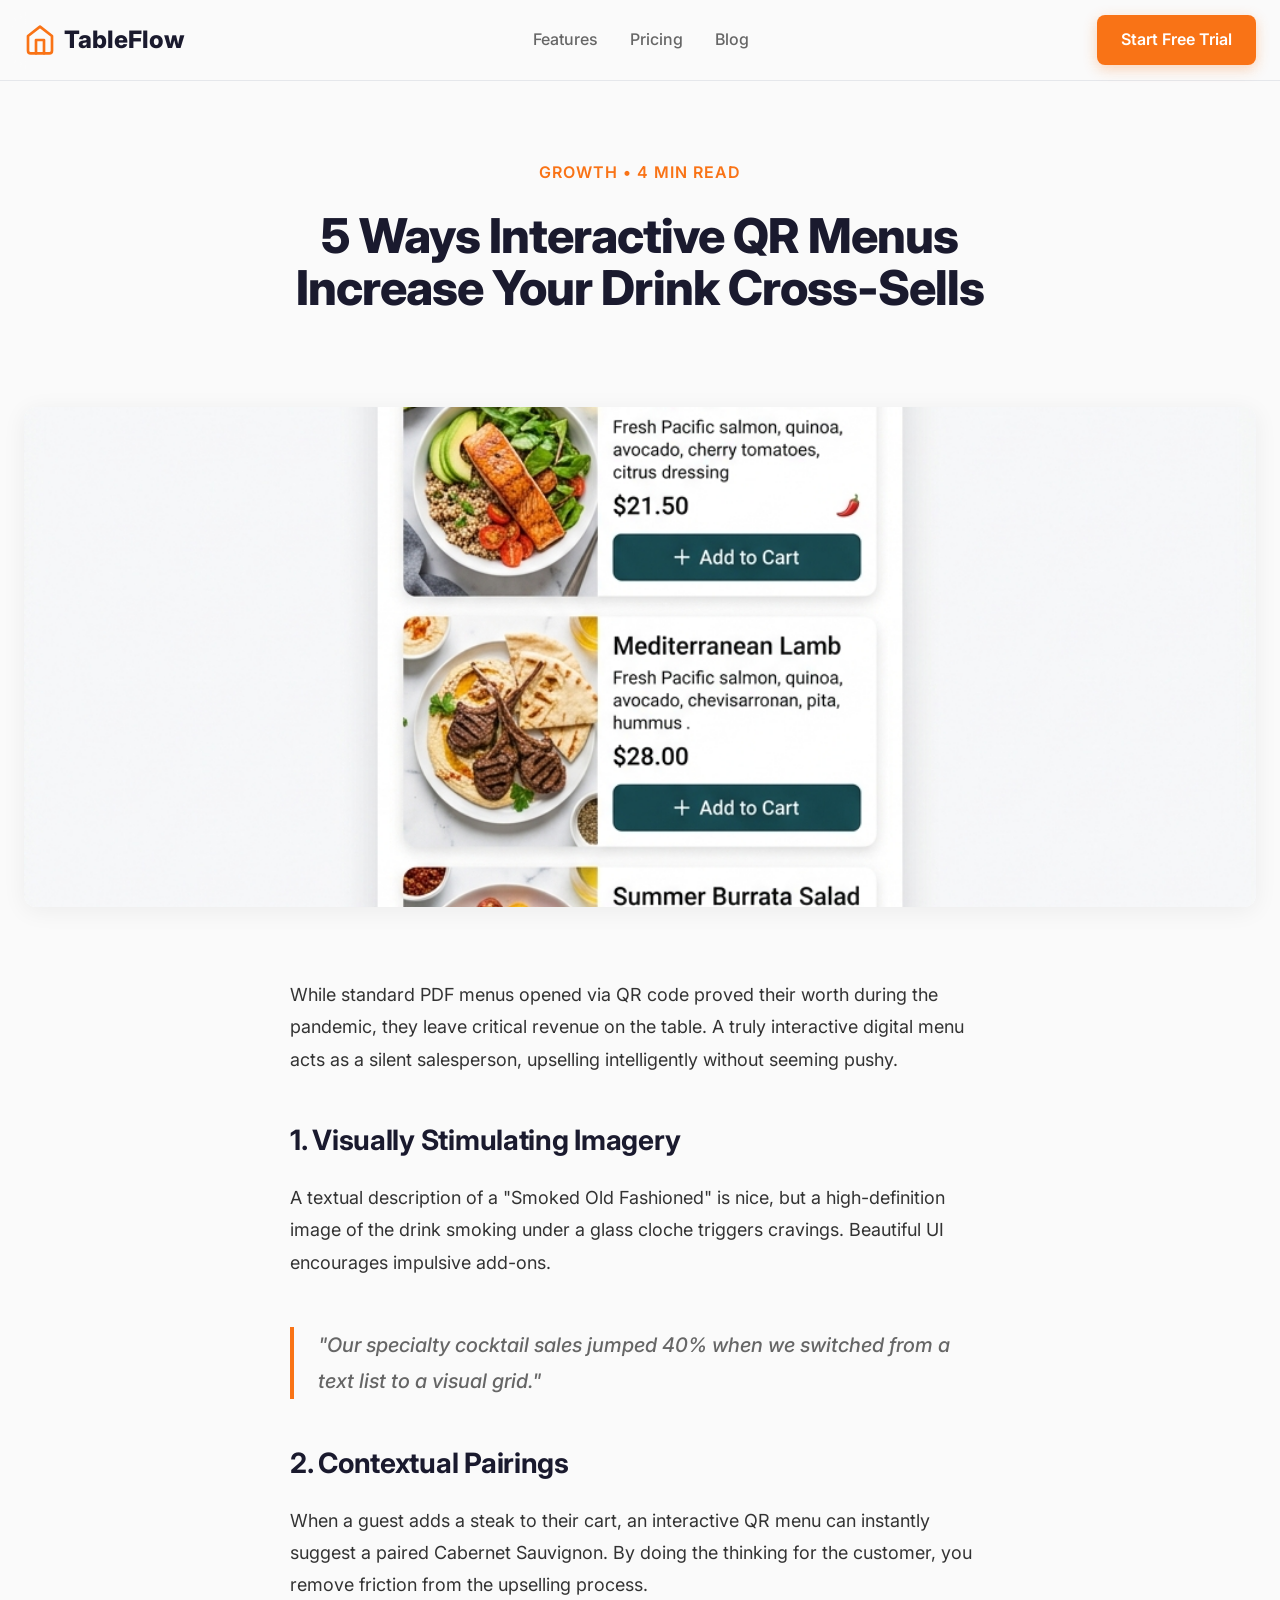
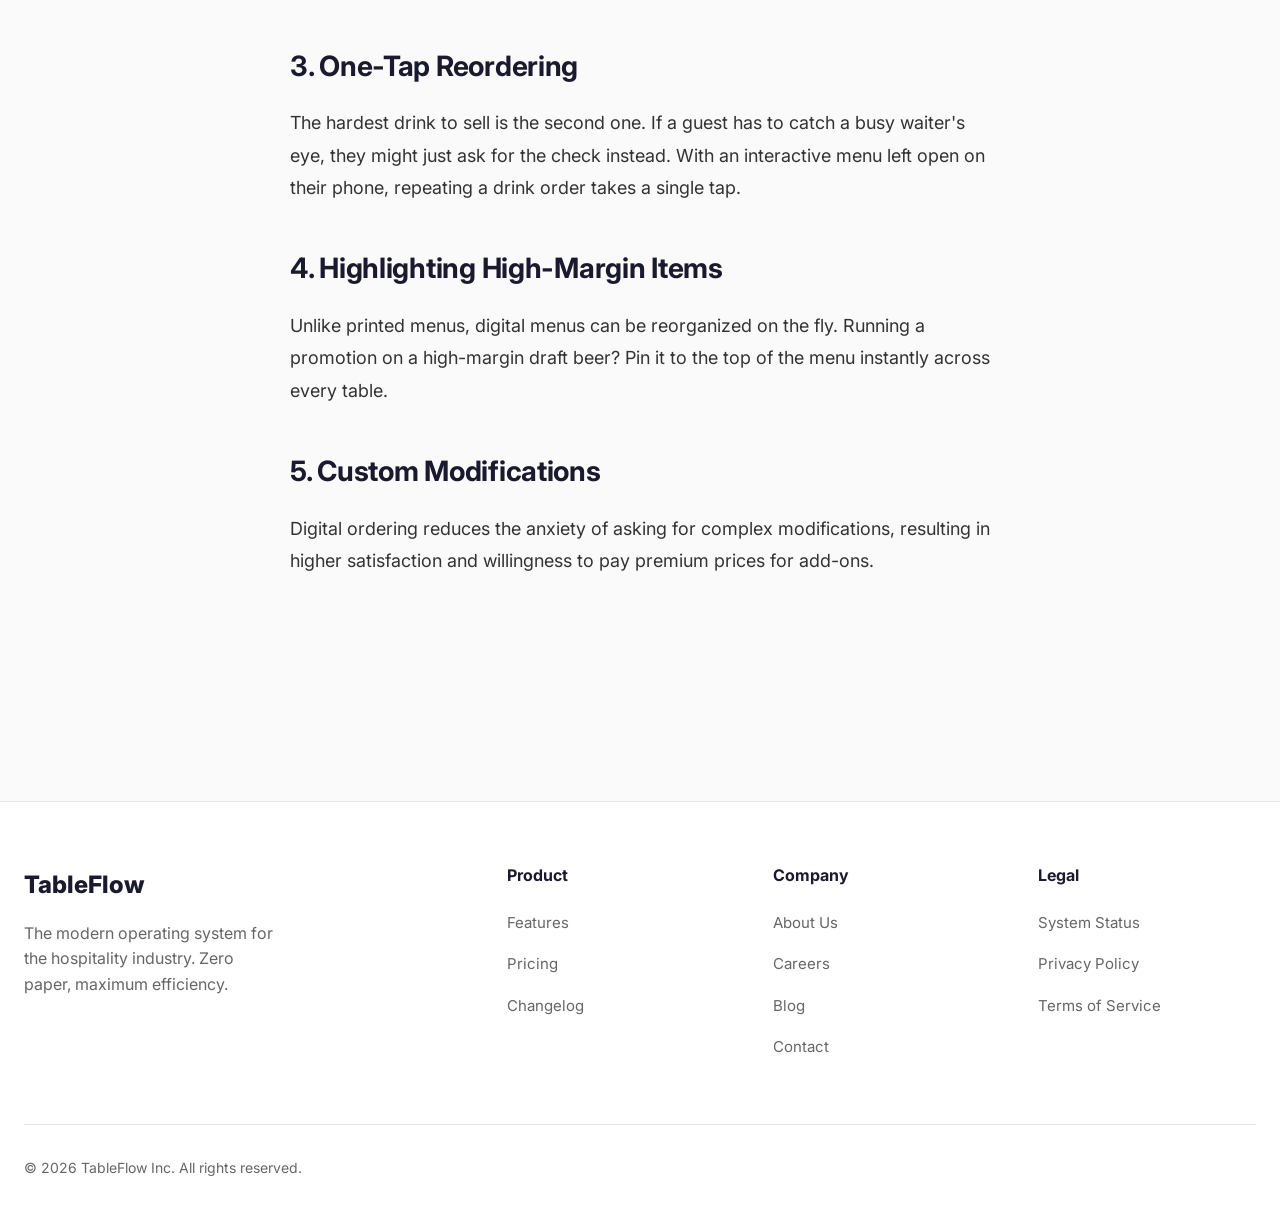
<file: blog-qr-menus.html>
<!DOCTYPE html>
<html lang="en">
<head>
  <meta charset="UTF-8">
  <meta name="viewport" content="width=device-width, initial-scale=1.0">
  <title>5 Ways Interactive QR Menus Increase Your Drink Cross-Sells | TableFlow</title>
  
  <!-- Fonts -->
  <link rel="preconnect" href="https://fonts.googleapis.com">
  <link rel="preconnect" href="https://fonts.gstatic.com" crossorigin>
  <link href="https://fonts.googleapis.com/css2?family=Inter:wght@400;500;600;700;800&display=swap" rel="stylesheet">
  
  <!-- CSS -->
  <link rel="stylesheet" href="assets/css/main.css">
  <link rel="stylesheet" href="assets/css/components.css">
  <link rel="stylesheet" href="assets/css/animations.css">
  
  <style>
    .blog-hero {
      padding: 160px 0 80px;
      text-align: center;
    }
    
    .blog-grid {
      display: grid;
      grid-template-columns: repeat(auto-fit, minmax(320px, 1fr));
      gap: var(--spacing-6);
      margin-top: var(--spacing-8);
    }
    
    .blog-card {
      display: flex;
      flex-direction: column;
      overflow: hidden;
      padding: 0;
      border: 1px solid var(--color-border);
      border-radius: var(--border-radius-card);
      background-color: var(--color-card-bg);
      transition: transform 0.2s ease, box-shadow 0.2s ease;
    }
    
    .blog-card:hover {
      transform: translateY(-4px);
      box-shadow: var(--shadow-hover);
    }
    
    .blog-image {
      width: 100%;
      height: 200px;
      object-fit: cover;
      background-color: var(--color-border);
    }
    
    .blog-content {
      padding: var(--spacing-4);
      display: flex;
      flex-direction: column;
      flex: 1;
    }
    
    .blog-meta {
      font-size: 12px;
      font-weight: 600;
      color: var(--color-accent);
      text-transform: uppercase;
      letter-spacing: 1px;
      margin-bottom: var(--spacing-2);
    }
    
    .blog-title {
      font-size: 20px;
      font-weight: 700;
      margin-bottom: var(--spacing-2);
      color: var(--color-primary);
    }
    
    .blog-desc {
      color: var(--color-text-muted);
      margin-bottom: var(--spacing-4);
      flex: 1;
    }
    
    .read-more {
      font-weight: 600;
      color: var(--color-primary);
      display: inline-flex;
      align-items: center;
      gap: 4px;
    }
    
    .read-more:hover {
      color: var(--color-accent);
    }
  </style>

  <style>
    .blog-post-hero { padding: 160px 0 60px; text-align: center; }
    .blog-post-meta { color: var(--color-accent); font-weight: 600; text-transform: uppercase; letter-spacing: 1px; margin-bottom: var(--spacing-3); display: block; }
    .blog-post-title { font-size: clamp(36px, 5vw, 48px); margin-bottom: var(--spacing-4); max-width: 800px; margin-inline: auto; color: var(--color-primary); font-weight: 800; line-height: 1.1; }
    .blog-post-image { width: 100%; max-height: 500px; object-fit: cover; border-radius: var(--border-radius-card); margin-bottom: var(--spacing-8); box-shadow: var(--shadow-card); }
    .blog-post-content { max-width: 700px; margin: 0 auto; font-size: 18px; line-height: 1.8; color: var(--color-text); padding-bottom: var(--spacing-12); }
    .blog-post-content h2 { margin: var(--spacing-6) 0 var(--spacing-3); font-size: 28px; color: var(--color-primary); }
    .blog-post-content p { margin-bottom: var(--spacing-4); }
    .blog-post-content ul { padding-left: var(--spacing-4); list-style-type: disc; margin-bottom: var(--spacing-4); }
    .blog-post-content li { margin-bottom: var(--spacing-2); }
    blockquote { border-left: 4px solid var(--color-accent); padding-left: var(--spacing-3); font-style: italic; color: var(--color-text-muted); margin: var(--spacing-6) 0; font-size: 20px; font-weight: 500;}
  </style>
</head>

<body>

  <!-- Navbar -->
  <header>
    <nav class="navbar">
      <div class="container">
        <a href="index.html" class="nav-brand">
          <svg width="32" height="32" viewBox="0 0 24 24" fill="none" stroke="var(--color-accent)" stroke-width="2" stroke-linecap="round" stroke-linejoin="round"><path d="M3 9l9-7 9 7v11a2 2 0 0 1-2 2H5a2 2 0 0 1-2-2z"></path><polyline points="9 22 9 12 15 12 15 22"></polyline></svg>
          TableFlow
        </a>
        <div class="nav-links">
          <a href="features.html">Features</a>
          <a href="pricing.html">Pricing</a>
          <a href="blogs.html">Blog</a>
        </div>
        <div class="nav-actions">
          <a href="#" class="btn btn-primary">Start Free Trial</a>
        </div>
      </div>
    </nav>
  </header>

  
  <main>
    <article class="container pb-12">
      <div class="blog-post-hero fade-in-up">
        <span class="blog-post-meta">Growth • 4 Min Read</span>
        <h1 class="blog-post-title">5 Ways Interactive QR Menus Increase Your Drink Cross-Sells</h1>
      </div>
      
      <img src="assets/images/qr_ui.png" alt="5 Ways Interactive QR Menus Increase Your Drink Cross-Sells" class="blog-post-image fade-in-up delay-100">
      
      <div class="blog-post-content fade-in-up delay-200">
        <p>While standard PDF menus opened via QR code proved their worth during the pandemic, they leave critical revenue on the table. A truly interactive digital menu acts as a silent salesperson, upselling intelligently without seeming pushy.</p>
        
        <h2>1. Visually Stimulating Imagery</h2>
        <p>A textual description of a "Smoked Old Fashioned" is nice, but a high-definition image of the drink smoking under a glass cloche triggers cravings. Beautiful UI encourages impulsive add-ons.</p>
        
        <blockquote>"Our specialty cocktail sales jumped 40% when we switched from a text list to a visual grid."</blockquote>
        
        <h2>2. Contextual Pairings</h2>
        <p>When a guest adds a steak to their cart, an interactive QR menu can instantly suggest a paired Cabernet Sauvignon. By doing the thinking for the customer, you remove friction from the upselling process.</p>
        
        <h2>3. One-Tap Reordering</h2>
        <p>The hardest drink to sell is the second one. If a guest has to catch a busy waiter's eye, they might just ask for the check instead. With an interactive menu left open on their phone, repeating a drink order takes a single tap.</p>
        
        <h2>4. Highlighting High-Margin Items</h2>
        <p>Unlike printed menus, digital menus can be reorganized on the fly. Running a promotion on a high-margin draft beer? Pin it to the top of the menu instantly across every table.</p>
        
        <h2>5. Custom Modifications</h2>
        <p>Digital ordering reduces the anxiety of asking for complex modifications, resulting in higher satisfaction and willingness to pay premium prices for add-ons.</p>
      </div>
    </article>
  </main>


  <footer class="footer" style="margin-top: var(--spacing-12);">
    <div class="container">
      <div class="footer-grid">
        <div class="footer-col">
          <div class="nav-brand" style="margin-bottom: var(--spacing-2);">TableFlow</div>
          <p style="color: var(--color-text-muted); max-width: 250px;">The modern operating system for the hospitality industry. Zero paper, maximum efficiency.</p>
        </div>
        <div class="footer-col">
          <h4>Product</h4>
          <ul>
            <li><a href="features.html">Features</a></li>
            <li><a href="pricing.html">Pricing</a></li>
            <li><a href="blogs.html">Changelog</a></li>
          </ul>
        </div>
        <div class="footer-col">
          <h4>Company</h4>
          <ul>
            <li><a href="about.html">About Us</a></li>
            <li><a href="#">Careers</a></li>
            <li><a href="blogs.html">Blog</a></li>
            <li><a href="contact.html">Contact</a></li>
          </ul>
        </div>
        <div class="footer-col">
          <h4>Legal</h4>
          <ul>
            <li><a href="https://status.tableflow.com">System Status</a></li>
            <li><a href="privacy.html">Privacy Policy</a></li>
            <li><a href="terms.html">Terms of Service</a></li>
          </ul>
        </div>
      </div>
      <div class="footer-bottom">
        <div>&copy; 2026 TableFlow Inc. All rights reserved.</div>
      </div>
    </div>
  </footer>

  <script src="assets/js/main.js"></script>
  <script src="assets/js/components.js"></script>
  <script src="assets/js/animations.js"></script>
</body>
</html>
</file>
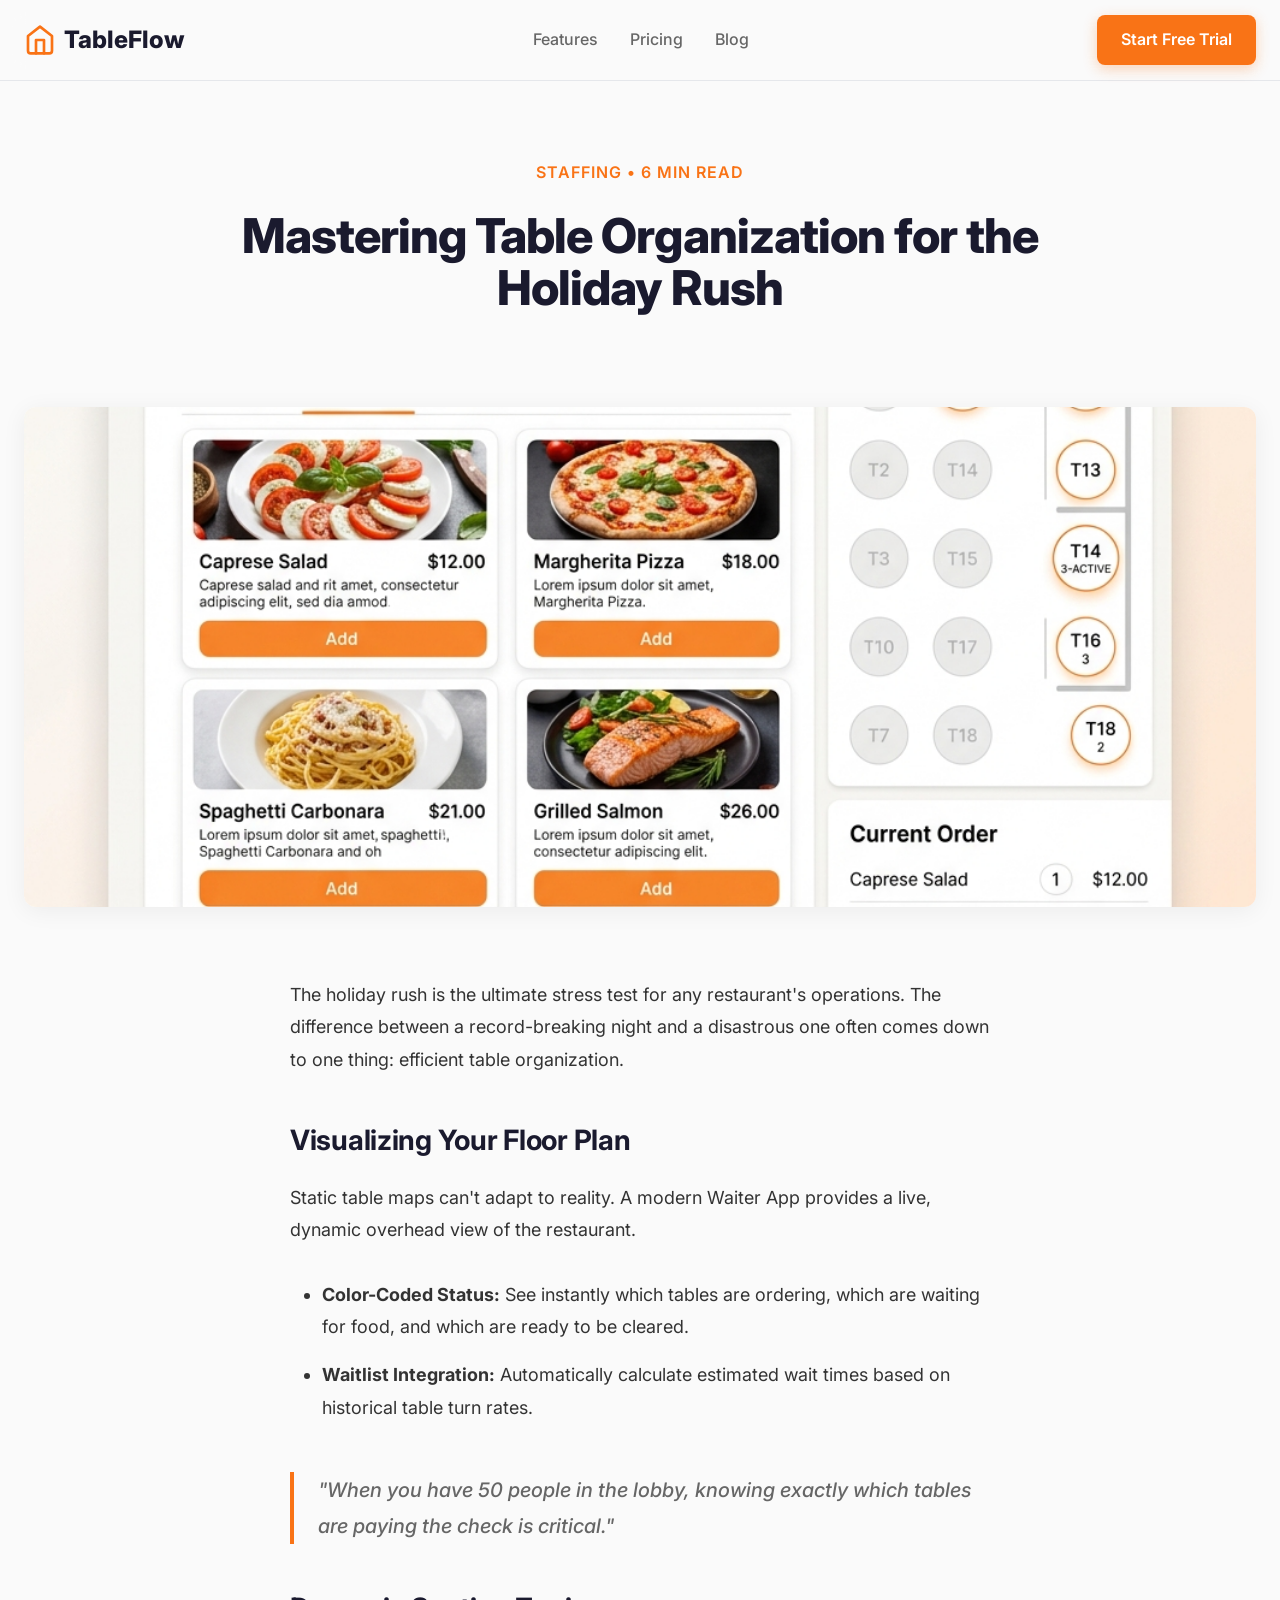
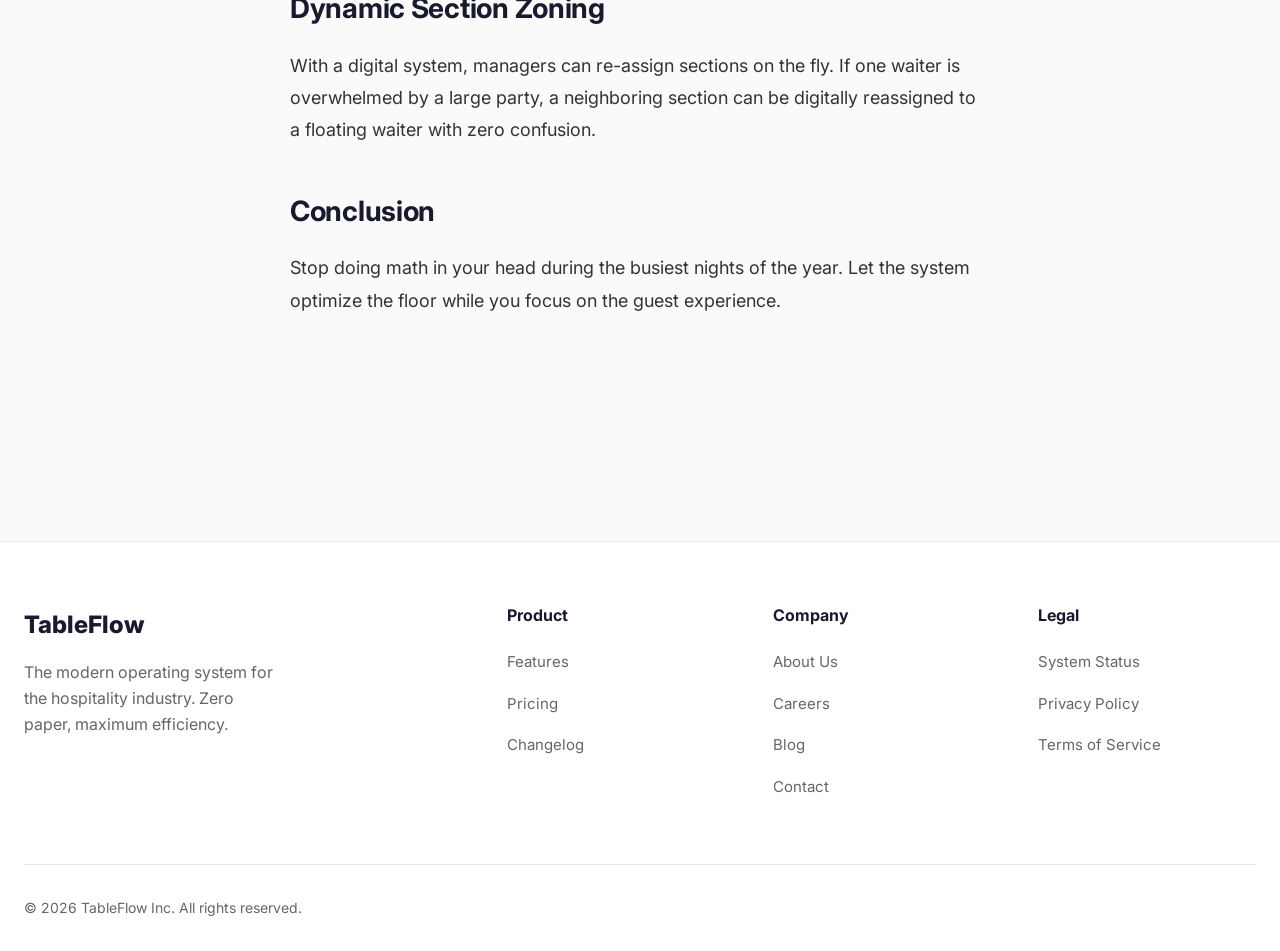
<file: blog-table-org.html>
<!DOCTYPE html>
<html lang="en">
<head>
  <meta charset="UTF-8">
  <meta name="viewport" content="width=device-width, initial-scale=1.0">
  <title>Mastering Table Organization for the Holiday Rush | TableFlow</title>
  
  <!-- Fonts -->
  <link rel="preconnect" href="https://fonts.googleapis.com">
  <link rel="preconnect" href="https://fonts.gstatic.com" crossorigin>
  <link href="https://fonts.googleapis.com/css2?family=Inter:wght@400;500;600;700;800&display=swap" rel="stylesheet">
  
  <!-- CSS -->
  <link rel="stylesheet" href="assets/css/main.css">
  <link rel="stylesheet" href="assets/css/components.css">
  <link rel="stylesheet" href="assets/css/animations.css">
  
  <style>
    .blog-hero {
      padding: 160px 0 80px;
      text-align: center;
    }
    
    .blog-grid {
      display: grid;
      grid-template-columns: repeat(auto-fit, minmax(320px, 1fr));
      gap: var(--spacing-6);
      margin-top: var(--spacing-8);
    }
    
    .blog-card {
      display: flex;
      flex-direction: column;
      overflow: hidden;
      padding: 0;
      border: 1px solid var(--color-border);
      border-radius: var(--border-radius-card);
      background-color: var(--color-card-bg);
      transition: transform 0.2s ease, box-shadow 0.2s ease;
    }
    
    .blog-card:hover {
      transform: translateY(-4px);
      box-shadow: var(--shadow-hover);
    }
    
    .blog-image {
      width: 100%;
      height: 200px;
      object-fit: cover;
      background-color: var(--color-border);
    }
    
    .blog-content {
      padding: var(--spacing-4);
      display: flex;
      flex-direction: column;
      flex: 1;
    }
    
    .blog-meta {
      font-size: 12px;
      font-weight: 600;
      color: var(--color-accent);
      text-transform: uppercase;
      letter-spacing: 1px;
      margin-bottom: var(--spacing-2);
    }
    
    .blog-title {
      font-size: 20px;
      font-weight: 700;
      margin-bottom: var(--spacing-2);
      color: var(--color-primary);
    }
    
    .blog-desc {
      color: var(--color-text-muted);
      margin-bottom: var(--spacing-4);
      flex: 1;
    }
    
    .read-more {
      font-weight: 600;
      color: var(--color-primary);
      display: inline-flex;
      align-items: center;
      gap: 4px;
    }
    
    .read-more:hover {
      color: var(--color-accent);
    }
  </style>

  <style>
    .blog-post-hero { padding: 160px 0 60px; text-align: center; }
    .blog-post-meta { color: var(--color-accent); font-weight: 600; text-transform: uppercase; letter-spacing: 1px; margin-bottom: var(--spacing-3); display: block; }
    .blog-post-title { font-size: clamp(36px, 5vw, 48px); margin-bottom: var(--spacing-4); max-width: 800px; margin-inline: auto; color: var(--color-primary); font-weight: 800; line-height: 1.1; }
    .blog-post-image { width: 100%; max-height: 500px; object-fit: cover; border-radius: var(--border-radius-card); margin-bottom: var(--spacing-8); box-shadow: var(--shadow-card); }
    .blog-post-content { max-width: 700px; margin: 0 auto; font-size: 18px; line-height: 1.8; color: var(--color-text); padding-bottom: var(--spacing-12); }
    .blog-post-content h2 { margin: var(--spacing-6) 0 var(--spacing-3); font-size: 28px; color: var(--color-primary); }
    .blog-post-content p { margin-bottom: var(--spacing-4); }
    .blog-post-content ul { padding-left: var(--spacing-4); list-style-type: disc; margin-bottom: var(--spacing-4); }
    .blog-post-content li { margin-bottom: var(--spacing-2); }
    blockquote { border-left: 4px solid var(--color-accent); padding-left: var(--spacing-3); font-style: italic; color: var(--color-text-muted); margin: var(--spacing-6) 0; font-size: 20px; font-weight: 500;}
  </style>
</head>

<body>

  <!-- Navbar -->
  <header>
    <nav class="navbar">
      <div class="container">
        <a href="index.html" class="nav-brand">
          <svg width="32" height="32" viewBox="0 0 24 24" fill="none" stroke="var(--color-accent)" stroke-width="2" stroke-linecap="round" stroke-linejoin="round"><path d="M3 9l9-7 9 7v11a2 2 0 0 1-2 2H5a2 2 0 0 1-2-2z"></path><polyline points="9 22 9 12 15 12 15 22"></polyline></svg>
          TableFlow
        </a>
        <div class="nav-links">
          <a href="features.html">Features</a>
          <a href="pricing.html">Pricing</a>
          <a href="blogs.html">Blog</a>
        </div>
        <div class="nav-actions">
          <a href="#" class="btn btn-primary">Start Free Trial</a>
        </div>
      </div>
    </nav>
  </header>

  
  <main>
    <article class="container pb-12">
      <div class="blog-post-hero fade-in-up">
        <span class="blog-post-meta">Staffing • 6 Min Read</span>
        <h1 class="blog-post-title">Mastering Table Organization for the Holiday Rush</h1>
      </div>
      
      <img src="assets/images/waiter_ui.png" alt="Mastering Table Organization for the Holiday Rush" class="blog-post-image fade-in-up delay-100">
      
      <div class="blog-post-content fade-in-up delay-200">
        <p>The holiday rush is the ultimate stress test for any restaurant's operations. The difference between a record-breaking night and a disastrous one often comes down to one thing: efficient table organization.</p>
        
        <h2>Visualizing Your Floor Plan</h2>
        <p>Static table maps can't adapt to reality. A modern Waiter App provides a live, dynamic overhead view of the restaurant.</p>
        <ul>
          <li><strong>Color-Coded Status:</strong> See instantly which tables are ordering, which are waiting for food, and which are ready to be cleared.</li>
          <li><strong>Waitlist Integration:</strong> Automatically calculate estimated wait times based on historical table turn rates.</li>
        </ul>
        
        <blockquote>"When you have 50 people in the lobby, knowing exactly which tables are paying the check is critical."</blockquote>
        
        <h2>Dynamic Section Zoning</h2>
        <p>With a digital system, managers can re-assign sections on the fly. If one waiter is overwhelmed by a large party, a neighboring section can be digitally reassigned to a floating waiter with zero confusion.</p>
        
        <h2>Conclusion</h2>
        <p>Stop doing math in your head during the busiest nights of the year. Let the system optimize the floor while you focus on the guest experience.</p>
      </div>
    </article>
  </main>


  <footer class="footer" style="margin-top: var(--spacing-12);">
    <div class="container">
      <div class="footer-grid">
        <div class="footer-col">
          <div class="nav-brand" style="margin-bottom: var(--spacing-2);">TableFlow</div>
          <p style="color: var(--color-text-muted); max-width: 250px;">The modern operating system for the hospitality industry. Zero paper, maximum efficiency.</p>
        </div>
        <div class="footer-col">
          <h4>Product</h4>
          <ul>
            <li><a href="features.html">Features</a></li>
            <li><a href="pricing.html">Pricing</a></li>
            <li><a href="blogs.html">Changelog</a></li>
          </ul>
        </div>
        <div class="footer-col">
          <h4>Company</h4>
          <ul>
            <li><a href="about.html">About Us</a></li>
            <li><a href="#">Careers</a></li>
            <li><a href="blogs.html">Blog</a></li>
            <li><a href="contact.html">Contact</a></li>
          </ul>
        </div>
        <div class="footer-col">
          <h4>Legal</h4>
          <ul>
            <li><a href="https://status.tableflow.com">System Status</a></li>
            <li><a href="privacy.html">Privacy Policy</a></li>
            <li><a href="terms.html">Terms of Service</a></li>
          </ul>
        </div>
      </div>
      <div class="footer-bottom">
        <div>&copy; 2026 TableFlow Inc. All rights reserved.</div>
      </div>
    </div>
  </footer>

  <script src="assets/js/main.js"></script>
  <script src="assets/js/components.js"></script>
  <script src="assets/js/animations.js"></script>
</body>
</html>
</file>
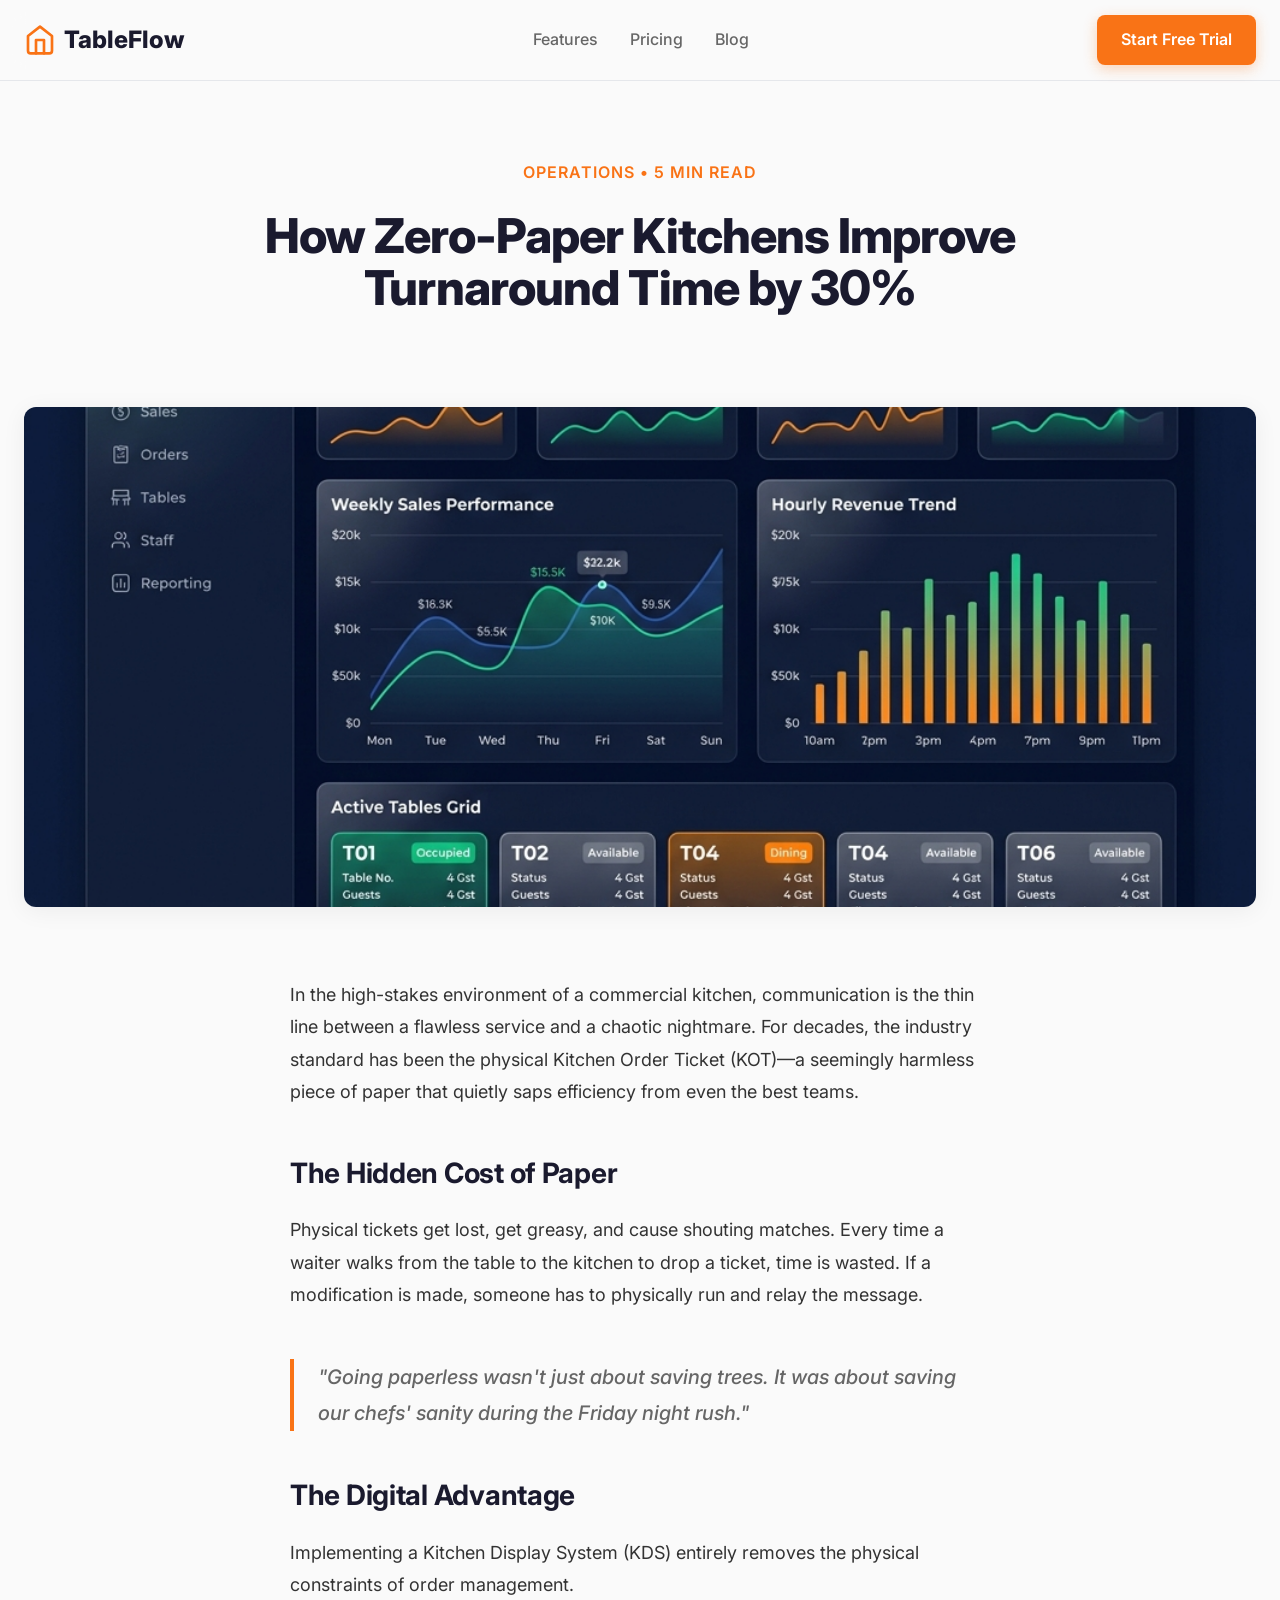
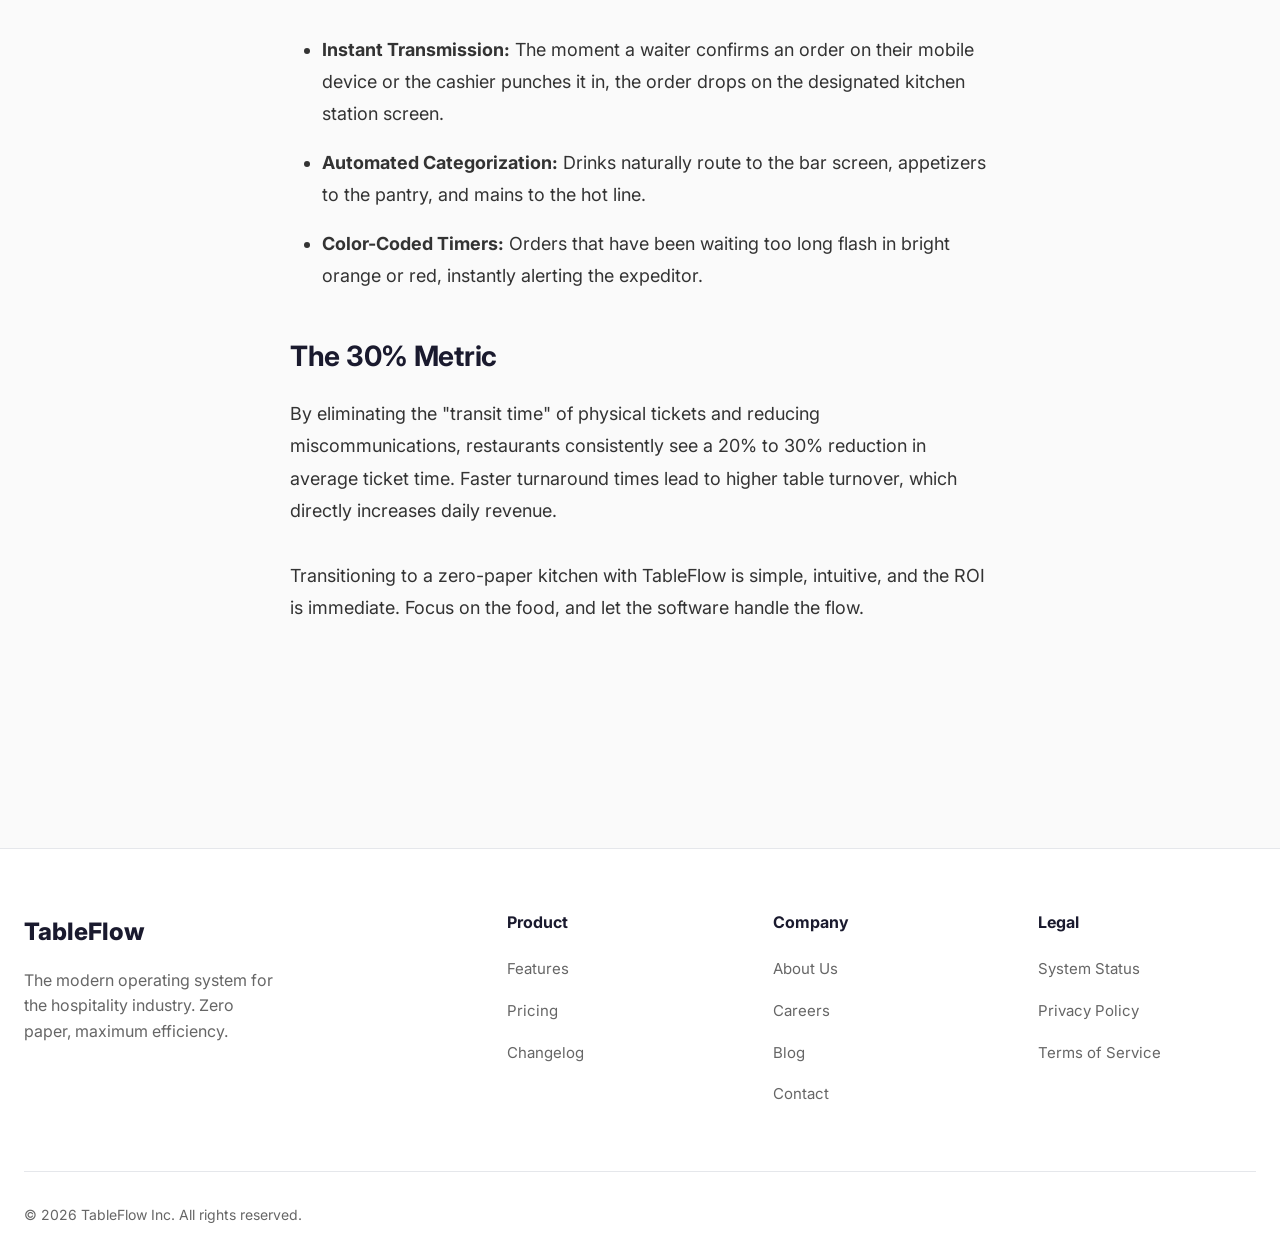
<file: blog-zero-paper.html>
<!DOCTYPE html>
<html lang="en">
<head>
  <meta charset="UTF-8">
  <meta name="viewport" content="width=device-width, initial-scale=1.0">
  <title>How Zero-Paper Kitchens Improve Turnaround Time by 30% | TableFlow</title>
  
  <!-- Fonts -->
  <link rel="preconnect" href="https://fonts.googleapis.com">
  <link rel="preconnect" href="https://fonts.gstatic.com" crossorigin>
  <link href="https://fonts.googleapis.com/css2?family=Inter:wght@400;500;600;700;800&display=swap" rel="stylesheet">
  
  <!-- CSS -->
  <link rel="stylesheet" href="assets/css/main.css">
  <link rel="stylesheet" href="assets/css/components.css">
  <link rel="stylesheet" href="assets/css/animations.css">
  
  <style>
    .blog-hero {
      padding: 160px 0 80px;
      text-align: center;
    }
    
    .blog-grid {
      display: grid;
      grid-template-columns: repeat(auto-fit, minmax(320px, 1fr));
      gap: var(--spacing-6);
      margin-top: var(--spacing-8);
    }
    
    .blog-card {
      display: flex;
      flex-direction: column;
      overflow: hidden;
      padding: 0;
      border: 1px solid var(--color-border);
      border-radius: var(--border-radius-card);
      background-color: var(--color-card-bg);
      transition: transform 0.2s ease, box-shadow 0.2s ease;
    }
    
    .blog-card:hover {
      transform: translateY(-4px);
      box-shadow: var(--shadow-hover);
    }
    
    .blog-image {
      width: 100%;
      height: 200px;
      object-fit: cover;
      background-color: var(--color-border);
    }
    
    .blog-content {
      padding: var(--spacing-4);
      display: flex;
      flex-direction: column;
      flex: 1;
    }
    
    .blog-meta {
      font-size: 12px;
      font-weight: 600;
      color: var(--color-accent);
      text-transform: uppercase;
      letter-spacing: 1px;
      margin-bottom: var(--spacing-2);
    }
    
    .blog-title {
      font-size: 20px;
      font-weight: 700;
      margin-bottom: var(--spacing-2);
      color: var(--color-primary);
    }
    
    .blog-desc {
      color: var(--color-text-muted);
      margin-bottom: var(--spacing-4);
      flex: 1;
    }
    
    .read-more {
      font-weight: 600;
      color: var(--color-primary);
      display: inline-flex;
      align-items: center;
      gap: 4px;
    }
    
    .read-more:hover {
      color: var(--color-accent);
    }
  </style>

  <style>
    .blog-post-hero { padding: 160px 0 60px; text-align: center; }
    .blog-post-meta { color: var(--color-accent); font-weight: 600; text-transform: uppercase; letter-spacing: 1px; margin-bottom: var(--spacing-3); display: block; }
    .blog-post-title { font-size: clamp(36px, 5vw, 48px); margin-bottom: var(--spacing-4); max-width: 800px; margin-inline: auto; color: var(--color-primary); font-weight: 800; line-height: 1.1; }
    .blog-post-image { width: 100%; max-height: 500px; object-fit: cover; border-radius: var(--border-radius-card); margin-bottom: var(--spacing-8); box-shadow: var(--shadow-card); }
    .blog-post-content { max-width: 700px; margin: 0 auto; font-size: 18px; line-height: 1.8; color: var(--color-text); padding-bottom: var(--spacing-12); }
    .blog-post-content h2 { margin: var(--spacing-6) 0 var(--spacing-3); font-size: 28px; color: var(--color-primary); }
    .blog-post-content p { margin-bottom: var(--spacing-4); }
    .blog-post-content ul { padding-left: var(--spacing-4); list-style-type: disc; margin-bottom: var(--spacing-4); }
    .blog-post-content li { margin-bottom: var(--spacing-2); }
    blockquote { border-left: 4px solid var(--color-accent); padding-left: var(--spacing-3); font-style: italic; color: var(--color-text-muted); margin: var(--spacing-6) 0; font-size: 20px; font-weight: 500;}
  </style>
</head>

<body>

  <!-- Navbar -->
  <header>
    <nav class="navbar">
      <div class="container">
        <a href="index.html" class="nav-brand">
          <svg width="32" height="32" viewBox="0 0 24 24" fill="none" stroke="var(--color-accent)" stroke-width="2" stroke-linecap="round" stroke-linejoin="round"><path d="M3 9l9-7 9 7v11a2 2 0 0 1-2 2H5a2 2 0 0 1-2-2z"></path><polyline points="9 22 9 12 15 12 15 22"></polyline></svg>
          TableFlow
        </a>
        <div class="nav-links">
          <a href="features.html">Features</a>
          <a href="pricing.html">Pricing</a>
          <a href="blogs.html">Blog</a>
        </div>
        <div class="nav-actions">
          <a href="#" class="btn btn-primary">Start Free Trial</a>
        </div>
      </div>
    </nav>
  </header>

  
  <main>
    <article class="container pb-12">
      <div class="blog-post-hero fade-in-up">
        <span class="blog-post-meta">Operations • 5 Min Read</span>
        <h1 class="blog-post-title">How Zero-Paper Kitchens Improve Turnaround Time by 30%</h1>
      </div>
      
      <img src="assets/images/dashboard_ui.png" alt="How Zero-Paper Kitchens Improve Turnaround Time by 30%" class="blog-post-image fade-in-up delay-100">
      
      <div class="blog-post-content fade-in-up delay-200">
        <p>In the high-stakes environment of a commercial kitchen, communication is the thin line between a flawless service and a chaotic nightmare. For decades, the industry standard has been the physical Kitchen Order Ticket (KOT)—a seemingly harmless piece of paper that quietly saps efficiency from even the best teams.</p>
        
        <h2>The Hidden Cost of Paper</h2>
        <p>Physical tickets get lost, get greasy, and cause shouting matches. Every time a waiter walks from the table to the kitchen to drop a ticket, time is wasted. If a modification is made, someone has to physically run and relay the message.</p>
        
        <blockquote>"Going paperless wasn't just about saving trees. It was about saving our chefs' sanity during the Friday night rush."</blockquote>
        
        <h2>The Digital Advantage</h2>
        <p>Implementing a Kitchen Display System (KDS) entirely removes the physical constraints of order management.</p>
        <ul>
          <li><strong>Instant Transmission:</strong> The moment a waiter confirms an order on their mobile device or the cashier punches it in, the order drops on the designated kitchen station screen.</li>
          <li><strong>Automated Categorization:</strong> Drinks naturally route to the bar screen, appetizers to the pantry, and mains to the hot line.</li>
          <li><strong>Color-Coded Timers:</strong> Orders that have been waiting too long flash in bright orange or red, instantly alerting the expeditor.</li>
        </ul>
        
        <h2>The 30% Metric</h2>
        <p>By eliminating the "transit time" of physical tickets and reducing miscommunications, restaurants consistently see a 20% to 30% reduction in average ticket time. Faster turnaround times lead to higher table turnover, which directly increases daily revenue.</p>
        
        <p>Transitioning to a zero-paper kitchen with TableFlow is simple, intuitive, and the ROI is immediate. Focus on the food, and let the software handle the flow.</p>
      </div>
    </article>
  </main>


  <footer class="footer" style="margin-top: var(--spacing-12);">
    <div class="container">
      <div class="footer-grid">
        <div class="footer-col">
          <div class="nav-brand" style="margin-bottom: var(--spacing-2);">TableFlow</div>
          <p style="color: var(--color-text-muted); max-width: 250px;">The modern operating system for the hospitality industry. Zero paper, maximum efficiency.</p>
        </div>
        <div class="footer-col">
          <h4>Product</h4>
          <ul>
            <li><a href="features.html">Features</a></li>
            <li><a href="pricing.html">Pricing</a></li>
            <li><a href="blogs.html">Changelog</a></li>
          </ul>
        </div>
        <div class="footer-col">
          <h4>Company</h4>
          <ul>
            <li><a href="about.html">About Us</a></li>
            <li><a href="#">Careers</a></li>
            <li><a href="blogs.html">Blog</a></li>
            <li><a href="contact.html">Contact</a></li>
          </ul>
        </div>
        <div class="footer-col">
          <h4>Legal</h4>
          <ul>
            <li><a href="https://status.tableflow.com">System Status</a></li>
            <li><a href="privacy.html">Privacy Policy</a></li>
            <li><a href="terms.html">Terms of Service</a></li>
          </ul>
        </div>
      </div>
      <div class="footer-bottom">
        <div>&copy; 2026 TableFlow Inc. All rights reserved.</div>
      </div>
    </div>
  </footer>

  <script src="assets/js/main.js"></script>
  <script src="assets/js/components.js"></script>
  <script src="assets/js/animations.js"></script>
</body>
</html>
</file>
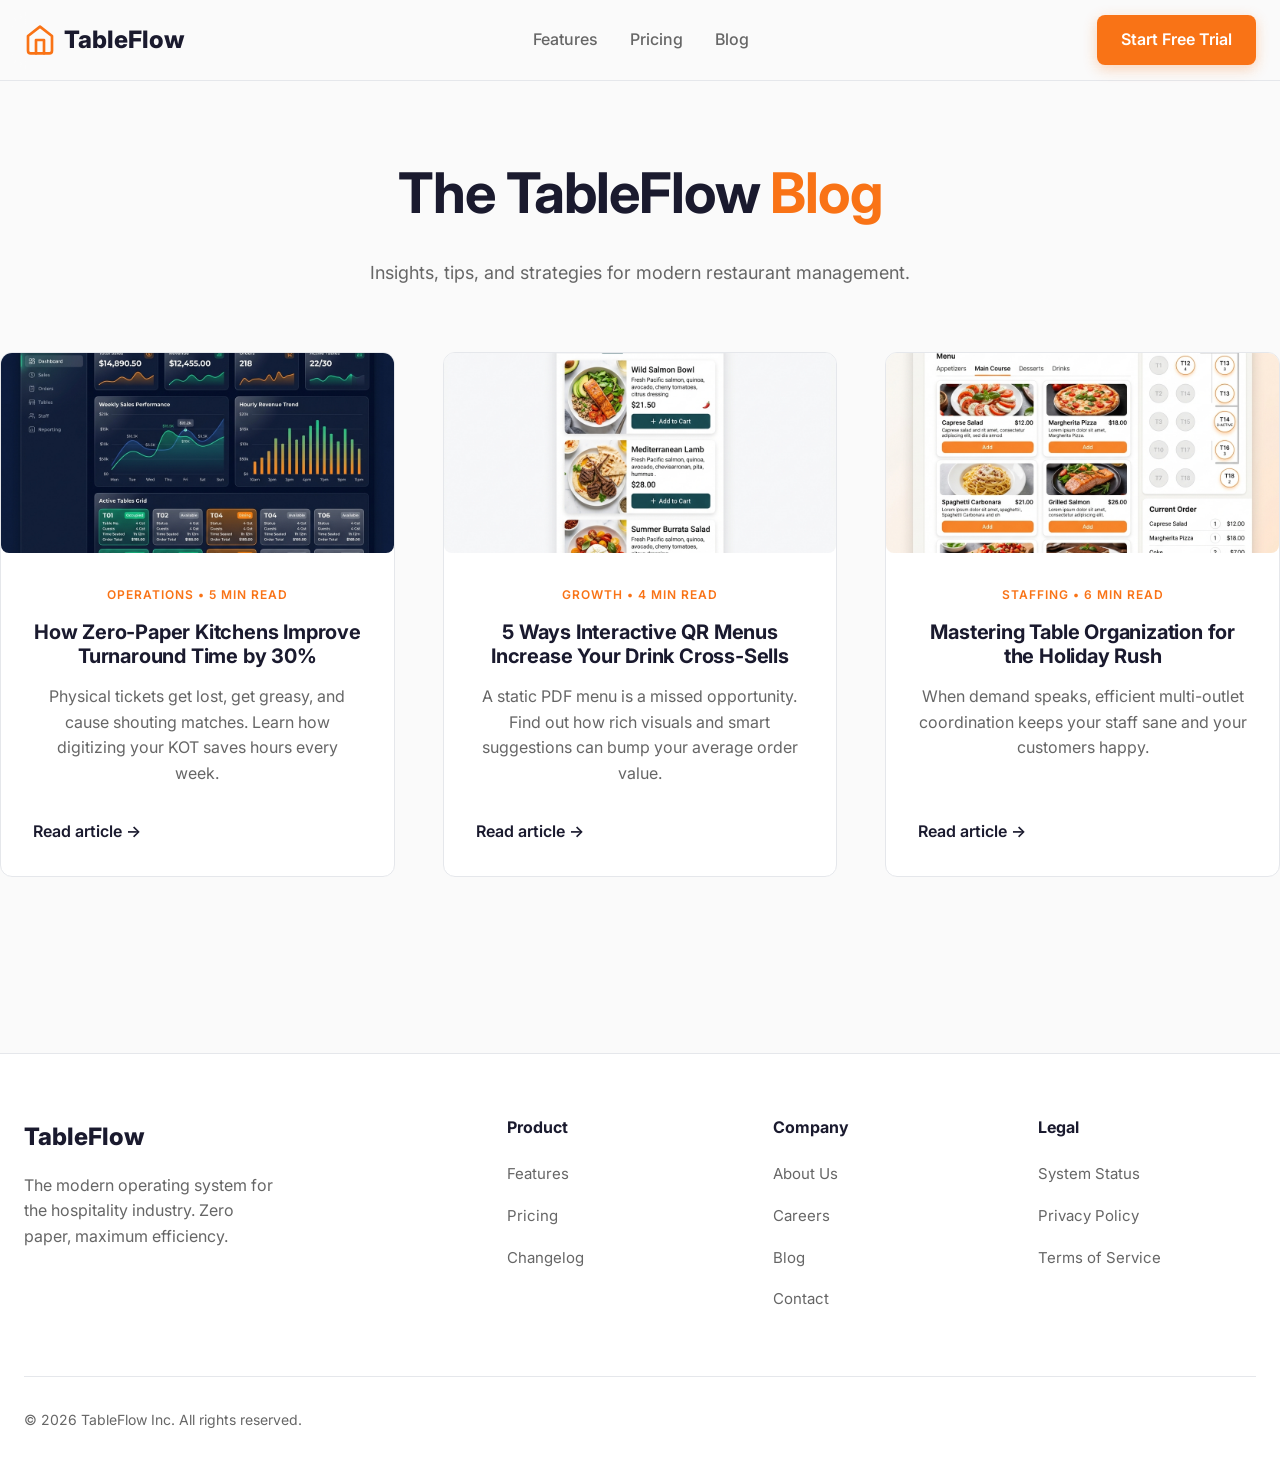
<file: blogs.html>
<!DOCTYPE html>
<html lang="en">
<head>
  <meta charset="UTF-8">
  <meta name="viewport" content="width=device-width, initial-scale=1.0">
  <title>TableFlow Blog | Restaurant Management Insights</title>
  
  <!-- Fonts -->
  <link rel="preconnect" href="https://fonts.googleapis.com">
  <link rel="preconnect" href="https://fonts.gstatic.com" crossorigin>
  <link href="https://fonts.googleapis.com/css2?family=Inter:wght@400;500;600;700;800&display=swap" rel="stylesheet">
  
  <!-- CSS -->
  <link rel="stylesheet" href="assets/css/main.css">
  <link rel="stylesheet" href="assets/css/components.css">
  <link rel="stylesheet" href="assets/css/animations.css">
  
  <style>
    .blog-hero {
      padding: 160px 0 80px;
      text-align: center;
    }
    
    .blog-grid {
      display: grid;
      grid-template-columns: repeat(auto-fit, minmax(320px, 1fr));
      gap: var(--spacing-6);
      margin-top: var(--spacing-8);
    }
    
    .blog-card {
      display: flex;
      flex-direction: column;
      overflow: hidden;
      padding: 0;
      border: 1px solid var(--color-border);
      border-radius: var(--border-radius-card);
      background-color: var(--color-card-bg);
      transition: transform 0.2s ease, box-shadow 0.2s ease;
    }
    
    .blog-card:hover {
      transform: translateY(-4px);
      box-shadow: var(--shadow-hover);
    }
    
    .blog-image {
      width: 100%;
      height: 200px;
      object-fit: cover;
      background-color: var(--color-border);
    }
    
    .blog-content {
      padding: var(--spacing-4);
      display: flex;
      flex-direction: column;
      flex: 1;
    }
    
    .blog-meta {
      font-size: 12px;
      font-weight: 600;
      color: var(--color-accent);
      text-transform: uppercase;
      letter-spacing: 1px;
      margin-bottom: var(--spacing-2);
    }
    
    .blog-title {
      font-size: 20px;
      font-weight: 700;
      margin-bottom: var(--spacing-2);
      color: var(--color-primary);
    }
    
    .blog-desc {
      color: var(--color-text-muted);
      margin-bottom: var(--spacing-4);
      flex: 1;
    }
    
    .read-more {
      font-weight: 600;
      color: var(--color-primary);
      display: inline-flex;
      align-items: center;
      gap: 4px;
    }
    
    .read-more:hover {
      color: var(--color-accent);
    }
  </style>
</head>
<body>

  <!-- Navbar -->
  <header>
    <nav class="navbar">
      <div class="container">
        <a href="index.html" class="nav-brand">
          <svg width="32" height="32" viewBox="0 0 24 24" fill="none" stroke="var(--color-accent)" stroke-width="2" stroke-linecap="round" stroke-linejoin="round"><path d="M3 9l9-7 9 7v11a2 2 0 0 1-2 2H5a2 2 0 0 1-2-2z"></path><polyline points="9 22 9 12 15 12 15 22"></polyline></svg>
          TableFlow
        </a>
        <div class="nav-links">
          <a href="features.html">Features</a>
          <a href="pricing.html">Pricing</a>
          <a href="blogs.html">Blog</a>
        </div>
        <div class="nav-actions">
          <a href="#" class="btn btn-primary">Start Free Trial</a>
        </div>
      </div>
    </nav>
  </header>

  <main>
    <section class="container blog-hero fade-in-up">
      <h1>The TableFlow <span style="color: var(--color-accent);">Blog</span></h1>
      <p class="section-subtitle" style="margin-top: var(--spacing-4);">Insights, tips, and strategies for modern restaurant management.</p>
      
      <div class="blog-grid fade-in-up delay-100">
        
        <!-- Blog 1 -->
        <article class="blog-card">
          <img src="assets/images/dashboard_ui.png" alt="Zero-Paper Kitchens" class="blog-image">
          <div class="blog-content">
            <div class="blog-meta">Operations • 5 Min Read</div>
            <h2 class="blog-title">How Zero-Paper Kitchens Improve Turnaround Time by 30%</h2>
            <p class="blog-desc">Physical tickets get lost, get greasy, and cause shouting matches. Learn how digitizing your KOT saves hours every week.</p>
            <a href="blog-zero-paper.html" class="read-more">Read article &rarr;</a>
          </div>
        </article>
        
        <!-- Blog 2 -->
        <article class="blog-card">
          <img src="assets/images/qr_ui.png" alt="QR Menus" class="blog-image">
          <div class="blog-content">
            <div class="blog-meta">Growth • 4 Min Read</div>
            <h2 class="blog-title">5 Ways Interactive QR Menus Increase Your Drink Cross-Sells</h2>
            <p class="blog-desc">A static PDF menu is a missed opportunity. Find out how rich visuals and smart suggestions can bump your average order value.</p>
            <a href="blog-qr-menus.html" class="read-more">Read article &rarr;</a>
          </div>
        </article>
        
        <!-- Blog 3 -->
        <article class="blog-card">
          <img src="assets/images/waiter_ui.png" alt="Table Organization" class="blog-image">
          <div class="blog-content">
            <div class="blog-meta">Staffing • 6 Min Read</div>
            <h2 class="blog-title">Mastering Table Organization for the Holiday Rush</h2>
            <p class="blog-desc">When demand speaks, efficient multi-outlet coordination keeps your staff sane and your customers happy.</p>
            <a href="blog-table-org.html" class="read-more">Read article &rarr;</a>
          </div>
        </article>

      </div>
    </section>
  </main>

  <footer class="footer" style="margin-top: var(--spacing-12);">
    <div class="container">
      <div class="footer-grid">
        <div class="footer-col">
          <div class="nav-brand" style="margin-bottom: var(--spacing-2);">TableFlow</div>
          <p style="color: var(--color-text-muted); max-width: 250px;">The modern operating system for the hospitality industry. Zero paper, maximum efficiency.</p>
        </div>
        <div class="footer-col">
          <h4>Product</h4>
          <ul>
            <li><a href="features.html">Features</a></li>
            <li><a href="pricing.html">Pricing</a></li>
            <li><a href="blogs.html">Changelog</a></li>
          </ul>
        </div>
        <div class="footer-col">
          <h4>Company</h4>
          <ul>
            <li><a href="about.html">About Us</a></li>
            <li><a href="#">Careers</a></li>
            <li><a href="blogs.html">Blog</a></li>
            <li><a href="contact.html">Contact</a></li>
          </ul>
        </div>
        <div class="footer-col">
          <h4>Legal</h4>
          <ul>
            <li><a href="https://status.tableflow.com">System Status</a></li>
            <li><a href="privacy.html">Privacy Policy</a></li>
            <li><a href="terms.html">Terms of Service</a></li>
          </ul>
        </div>
      </div>
      <div class="footer-bottom">
        <div>&copy; 2026 TableFlow Inc. All rights reserved.</div>
      </div>
    </div>
  </footer>

  <script src="assets/js/main.js"></script>
  <script src="assets/js/components.js"></script>
  <script src="assets/js/animations.js"></script>
</body>
</html>
</file>
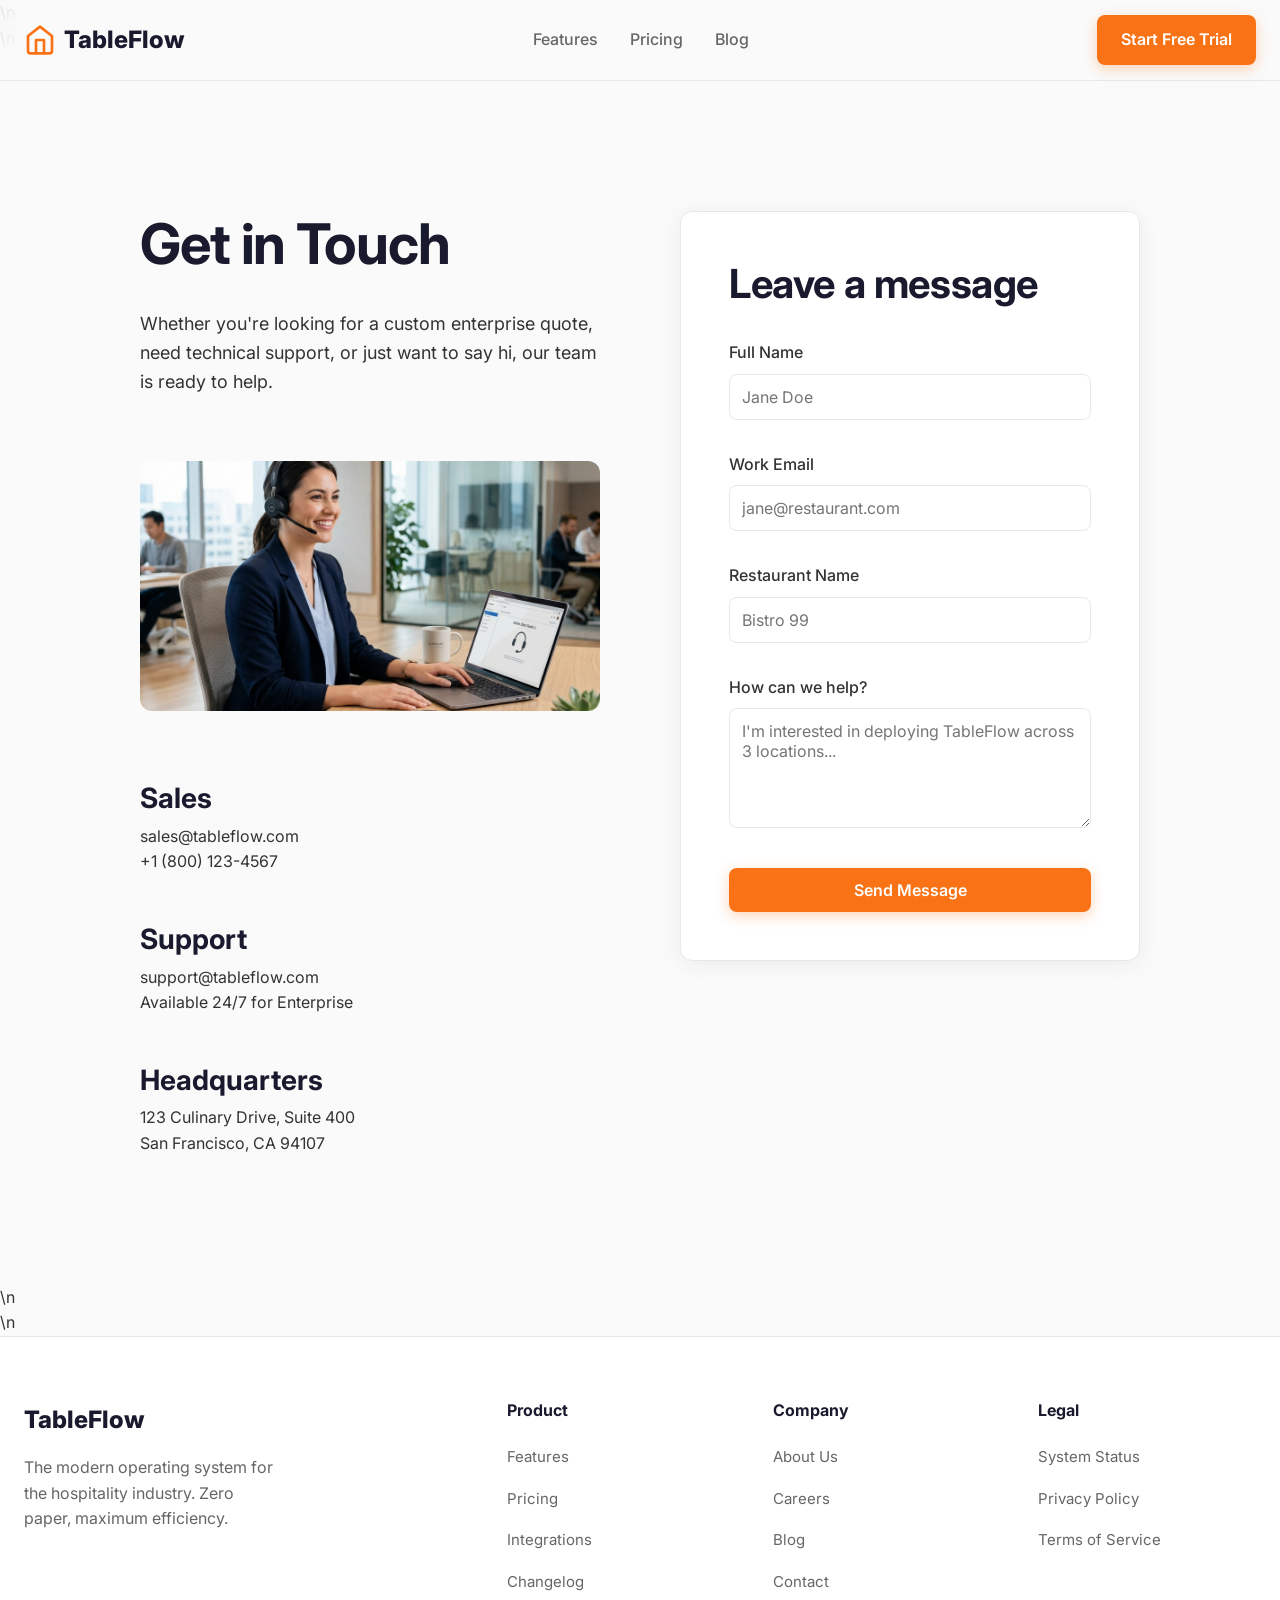
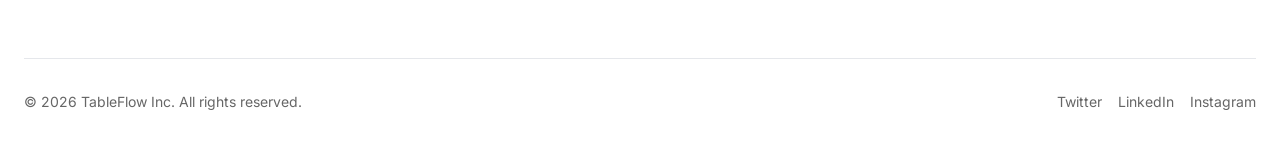
<file: contact.html>
<!-- d:/Projects/Web/Hotel_Managment_Business_site/tableflow-website/index.html -->
<!DOCTYPE html>
<html lang="en">
<head>
  <meta charset="UTF-8">
  <meta name="viewport" content="width=device-width, initial-scale=1.0">
  <title>Contact Us | TableFlow</title>
  <meta name="description" content="TableFlow is a Zero Paper KOT Restaurant & Hotel Management System. Orders go from waiter's phone to kitchen screen instantly.">
  
  <!-- Open Graph Meta Tags -->
  <meta property="og:title" content="TableFlow | Zero Paper KOT Restaurant System">
  <meta property="og:description" content="Manage your operations seamlessly with our web dashboard, waiter Android app, and Kitchen Display System.">
  <meta property="og:type" content="website">
  
  <!-- Twitter Meta Tags -->
  <meta name="twitter:card" content="summary_large_image">
  <meta name="twitter:title" content="TableFlow">
  
  <!-- Fonts -->
  <link rel="preconnect" href="https://fonts.googleapis.com">
  <link rel="preconnect" href="https://fonts.gstatic.com" crossorigin>
  <link href="https://fonts.googleapis.com/css2?family=Inter:wght@400;500;600;700;800&display=swap" rel="stylesheet">
  
  <!-- CSS -->
  <link rel="stylesheet" href="assets/css/main.css">
  <link rel="stylesheet" href="assets/css/components.css">
  <link rel="stylesheet" href="assets/css/animations.css">
  
  <style>
    /* Specific styles for index */
    .hero {
      padding: 160px 0 80px;
      text-align: center;
      display: flex;
      flex-direction: column;
      align-items: center;
      gap: var(--spacing-4);
    }
    
    .hero h1 {
      max-width: 800px;
      margin: 0 auto;
    }
    
    .hero-subtitle {
      font-size: 20px;
      color: var(--color-text-muted);
      max-width: 600px;
      margin: 0 auto;
    }
    
    .hero-actions {
      display: flex;
      gap: var(--spacing-2);
      justify-content: center;
      margin-top: var(--spacing-2);
    }
    
    .hero-image-container {
      margin-top: var(--spacing-8);
      width: 100%;
      max-width: 1024px;
      position: relative;
      border-radius: var(--border-radius-card);
      box-shadow: var(--shadow-hover);
      overflow: hidden;
      aspect-ratio: 16/9;
      background-color: var(--color-border);
    }
    
    .hero-image-overlay {
      position: absolute;
      inset: 0;
      background: linear-gradient(180deg, rgba(255,255,255,0) 50%, var(--color-bg) 100%);
    }

    [data-theme="dark"] .hero-image-overlay {
      background: linear-gradient(180deg, rgba(15,15,26,0) 50%, var(--color-bg) 100%);
    }

    .social-proof {
      padding: var(--spacing-6) 0;
      text-align: center;
      border-bottom: 1px solid var(--color-border);
    }
    
    .social-proof p {
      color: var(--color-text-muted);
      font-size: 14px;
      font-weight: 600;
      text-transform: uppercase;
      letter-spacing: 1px;
      margin-bottom: var(--spacing-4);
    }
    
    .logos {
      display: flex;
      justify-content: center;
      align-items: center;
      gap: var(--spacing-8);
      flex-wrap: wrap;
      opacity: 0.5;
    }
    
    .logos div {
      font-weight: 700;
      font-size: 20px;
      filter: grayscale(100%);
    }
    
    .features-grid {
      display: grid;
      grid-template-columns: repeat(auto-fit, minmax(300px, 1fr));
      gap: var(--spacing-4);
    }
    
    .feature-card {
      display: flex;
      flex-direction: column;
      gap: var(--spacing-2);
    }
    
    .feature-icon {
      width: 48px;
      height: 48px;
      border-radius: 12px;
      background-color: rgba(249, 115, 22, 0.1);
      color: var(--color-accent);
      display: flex;
      align-items: center;
      justify-content: center;
      font-size: 24px;
    }
    
    .how-it-works {
      background-color: var(--color-card-bg);
      border-radius: var(--border-radius-card);
      padding: var(--spacing-8);
      border: 1px solid var(--color-border);
      position: relative;
    }
    
    .flow-steps {
      display: flex;
      justify-content: space-between;
      align-items: flex-start;
      gap: var(--spacing-4);
      position: relative;
    }
    
    .flow-steps::before {
      content: '';
      position: absolute;
      top: 40px;
      left: 10%;
      right: 10%;
      height: 2px;
      background-color: var(--color-border);
      z-index: 0;
    }
    
    .step {
      flex: 1;
      text-align: center;
      z-index: 1;
    }
    
    .step-number {
      width: 80px;
      height: 80px;
      background-color: var(--color-card-bg);
      border: 2px solid var(--color-accent);
      border-radius: 50%;
      display: flex;
      align-items: center;
      justify-content: center;
      margin: 0 auto var(--spacing-3);
      font-size: 24px;
      font-weight: 700;
      color: var(--color-accent);
    }
    
    .product-tabs {
      display: flex;
      justify-content: center;
      gap: var(--spacing-4);
      margin-bottom: var(--spacing-6);
      border-bottom: 1px solid var(--color-border);
      padding-bottom: var(--spacing-2);
    }
    
    .tab-btn {
      background: none;
      border: none;
      padding: var(--spacing-2) var(--spacing-4);
      font-size: 16px;
      font-weight: 600;
      color: var(--color-text-muted);
      cursor: pointer;
      border-bottom: 2px solid transparent;
      transition: all 0.2s ease;
      font-family: inherit;
    }
    
    .mockup-display {
      background-color: var(--color-border);
      border-radius: var(--border-radius-card);
      aspect-ratio: 16/9;
      display: flex;
      align-items: center;
      justify-content: center;
      color: var(--color-text-muted);
      font-size: 24px;
    }
    
    .testimonials {
      display: grid;
      grid-template-columns: repeat(auto-fit, minmax(300px, 1fr));
      gap: var(--spacing-4);
    }
    
    .testimonial-card {
      display: flex;
      flex-direction: column;
      gap: var(--spacing-3);
    }
    
    .author {
      display: flex;
      align-items: center;
      gap: var(--spacing-2);
      margin-top: auto;
    }
    
    .author-avatar {
      width: 48px;
      height: 48px;
      border-radius: 50%;
      background-color: var(--color-border);
    }
    
    .pricing-teaser {
      display: grid;
      grid-template-columns: repeat(3, 1fr);
      gap: var(--spacing-4);
    }
    
    .pricing-card {
      text-align: center;
      display: flex;
      flex-direction: column;
      gap: var(--spacing-4);
    }
    
    .pricing-card.popular {
      border: 2px solid var(--color-accent);
      transform: scale(1.05);
    }

    .pricing-card.popular:hover {
      transform: scale(1.05) translateY(-4px);
    }
    
    .price {
      font-size: 40px;
      font-weight: 800;
      color: var(--color-primary);
    }
    
    [data-theme="dark"] .price { color: #FFFFFF; }
    
    .cta-banner {
      background: linear-gradient(135deg, var(--color-primary), #2a2a4a);
      color: #FFFFFF;
      padding: var(--spacing-10) 0;
      text-align: center;
      border-radius: var(--border-radius-card);
      margin: var(--spacing-12) auto;
    }
    
    .cta-form {
      display: flex;
      gap: var(--spacing-2);
      justify-content: center;
      margin-top: var(--spacing-4);
      max-width: 500px;
      margin-left: auto;
      margin-right: auto;
    }
    
    .cta-form input {
      flex: 1;
      padding: 12px var(--spacing-3);
      border-radius: var(--border-radius-element);
      border: none;
      font-size: 16px;
      font-family: inherit;
    }

    @media (max-width: 768px) {
      .pricing-teaser { grid-template-columns: 1fr; }
      .pricing-card.popular { transform: none; }
      .pricing-card.popular:hover { transform: translateY(-4px); }
      .flow-steps { flex-direction: column; align-items: center; gap: var(--spacing-8); }
      .flow-steps::before { display: none; }
      .cta-form { flex-direction: column; }
    }
  </style>
  
  <script type="application/ld+json">
    {
      "@context": "https://schema.org",
      "@type": "SoftwareApplication",
      "name": "TableFlow",
      "applicationCategory": "BusinessApplication",
      "operatingSystem": "Web, Android",
      "offers": {
        "@type": "Offer",
        "price": "999",
        "priceCurrency": "INR"
      }
    }
  </script>
<style>
.contact-container { padding: 160px 0 80px; max-width: 1000px; margin: 0 auto; display: grid; grid-template-columns: 1fr 1fr; gap: var(--spacing-10); }
@media (max-width: 768px) { .contact-container { grid-template-columns: 1fr; } }
.contact-form { background: var(--color-card-bg); padding: var(--spacing-6); border: 1px solid var(--color-border); border-radius: var(--border-radius-card); box-shadow: var(--shadow-card); }
.form-group { margin-bottom: var(--spacing-4); }
.form-group label { display: block; margin-bottom: var(--spacing-1); font-weight: 500;}
.form-group input, .form-group textarea { width: 100%; padding: 12px; border: 1px solid var(--color-border); border-radius: var(--border-radius-element); font-family: inherit; font-size: 16px; }
.form-group textarea { resize: vertical; min-height: 120px; }
.contact-info-block { margin-bottom: var(--spacing-6); }
.contact-info-block h3 { margin-bottom: var(--spacing-1); }
</style>\n</head>
<body>

  <!-- Navbar -->
  <header>
    <nav class="navbar">
      <div class="container">
        <a href="index.html" class="nav-brand">
          <svg width="32" height="32" viewBox="0 0 24 24" fill="none" stroke="var(--color-accent)" stroke-width="2" stroke-linecap="round" stroke-linejoin="round"><path d="M3 9l9-7 9 7v11a2 2 0 0 1-2 2H5a2 2 0 0 1-2-2z"></path><polyline points="9 22 9 12 15 12 15 22"></polyline></svg>
          TableFlow
        </a>
        <div class="nav-links">
          <a href="features.html">Features</a>
          <a href="pricing.html">Pricing</a>
          <a href="blogs.html">Blog</a>
        </div>
        <div class="nav-actions">
          <a href="#trial" class="btn btn-primary">Start Free Trial</a>
        </div>
      </div>
    </nav>
  </header>

  <main>\n
<div class="container contact-container fade-in-up">
    <div>
        <h1 style="margin-bottom: var(--spacing-4);">Get in Touch</h1>
        <p class="body-text text-muted" style="margin-bottom: var(--spacing-8);">Whether you're looking for a custom enterprise quote, need technical support, or just want to say hi, our team is ready to help.</p>
        
        <img src="assets/images/contact_us.png" alt="Customer Support" style="width: 100%; max-height: 250px; object-fit: cover; border-radius: var(--border-radius-card); margin-bottom: var(--spacing-8);">

        <div class="contact-info-block">
            <h3>Sales</h3>
            <p class="text-muted">sales@tableflow.com<br>+1 (800) 123-4567</p>
        </div>
        <div class="contact-info-block">
            <h3>Support</h3>
            <p class="text-muted">support@tableflow.com<br>Available 24/7 for Enterprise</p>
        </div>
        <div class="contact-info-block">
            <h3>Headquarters</h3>
            <p class="text-muted">123 Culinary Drive, Suite 400<br>San Francisco, CA 94107</p>
        </div>
    </div>
    
    <div>
        <div class="contact-form">
            <h2 style="margin-bottom: var(--spacing-4);">Leave a message</h2>
            <form onsubmit="event.preventDefault(); alert('Message sent successfully! Our team will get back to you shortly.');">
                <div class="form-group">
                    <label>Full Name</label>
                    <input type="text" required placeholder="Jane Doe">
                </div>
                <div class="form-group">
                    <label>Work Email</label>
                    <input type="email" required placeholder="jane@restaurant.com">
                </div>
                <div class="form-group">
                    <label>Restaurant Name</label>
                    <input type="text" placeholder="Bistro 99">
                </div>
                <div class="form-group">
                    <label>How can we help?</label>
                    <textarea required placeholder="I'm interested in deploying TableFlow across 3 locations..."></textarea>
                </div>
                <button type="submit" class="btn btn-primary" style="width: 100%;">Send Message</button>
            </form>
        </div>
    </div>
</div>
\n</main>\n

  <!-- Footer -->
  <footer class="footer">
    <div class="container">
      <div class="footer-grid">
        <div class="footer-col">
          <div class="nav-brand" style="margin-bottom: var(--spacing-2);">TableFlow</div>
          <p style="color: var(--color-text-muted); max-width: 250px;">The modern operating system for the hospitality industry. Zero paper, maximum efficiency.</p>
        </div>
        <div class="footer-col">
          <h4>Product</h4>
          <ul>
            <li><a href="features.html">Features</a></li>
            <li><a href="pricing.html">Pricing</a></li>
            <li><a href="features.html">Integrations</a></li>
            <li><a href="blogs.html">Changelog</a></li>
          </ul>
        </div>
        <div class="footer-col">
          <h4>Company</h4>
          <ul>
            <li><a href="about.html">About Us</a></li>
            <li><a href="#">Careers</a></li>
            <li><a href="blogs.html">Blog</a></li>
            <li><a href="contact.html">Contact</a></li>
          </ul>
        </div>
        <div class="footer-col">
          <h4>Legal</h4>
          <ul>
            <li><a href="https://status.tableflow.com">System Status</a></li>
            <li><a href="privacy.html">Privacy Policy</a></li>
            <li><a href="terms.html">Terms of Service</a></li>
          </ul>
        </div>
      </div>
      <div class="footer-bottom">
        <div>&copy; 2026 TableFlow Inc. All rights reserved.</div>
        <div style="display: flex; gap: var(--spacing-2);">
          <a href="#">Twitter</a>
          <a href="#">LinkedIn</a>
          <a href="#">Instagram</a>
        </div>
      </div>
    </div>
  </footer>

  <script src="assets/js/main.js"></script>
  <script src="assets/js/components.js"></script>
  <script src="assets/js/animations.js"></script>
</body>
</html>
</file>
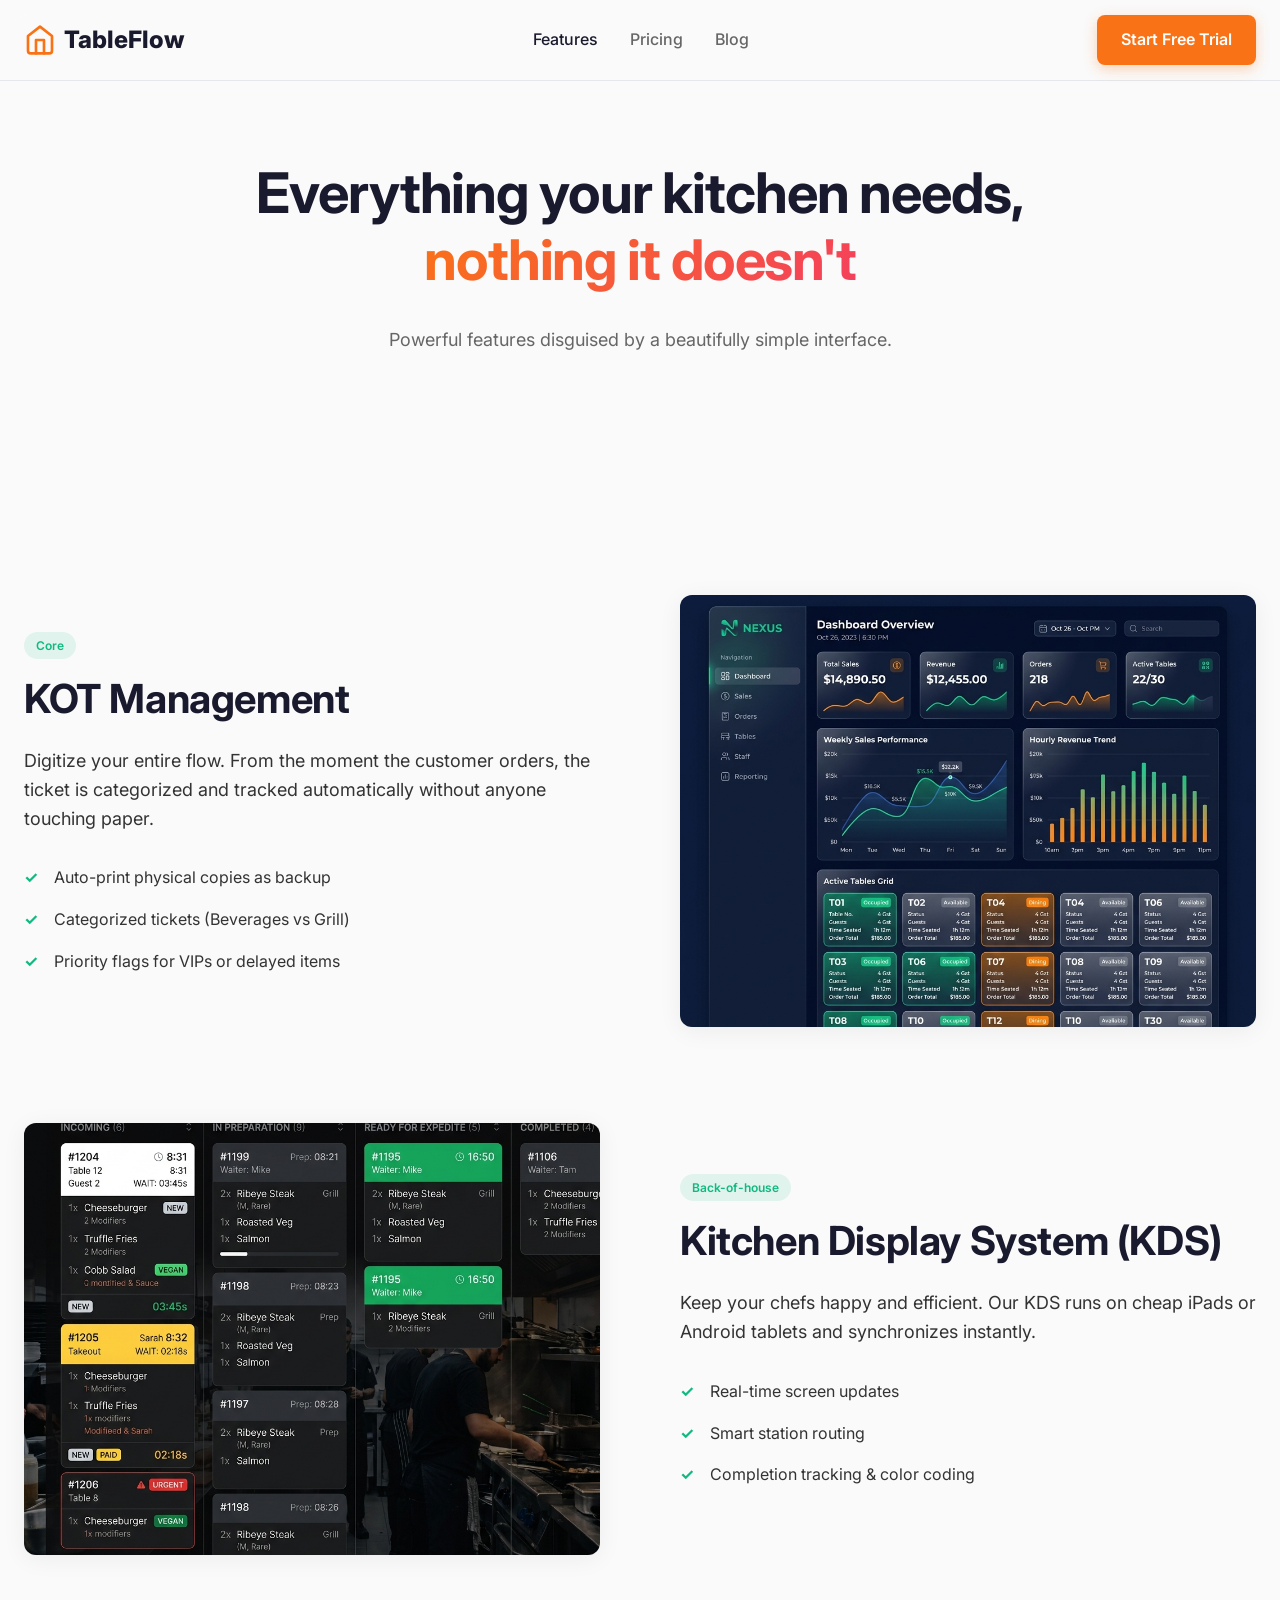
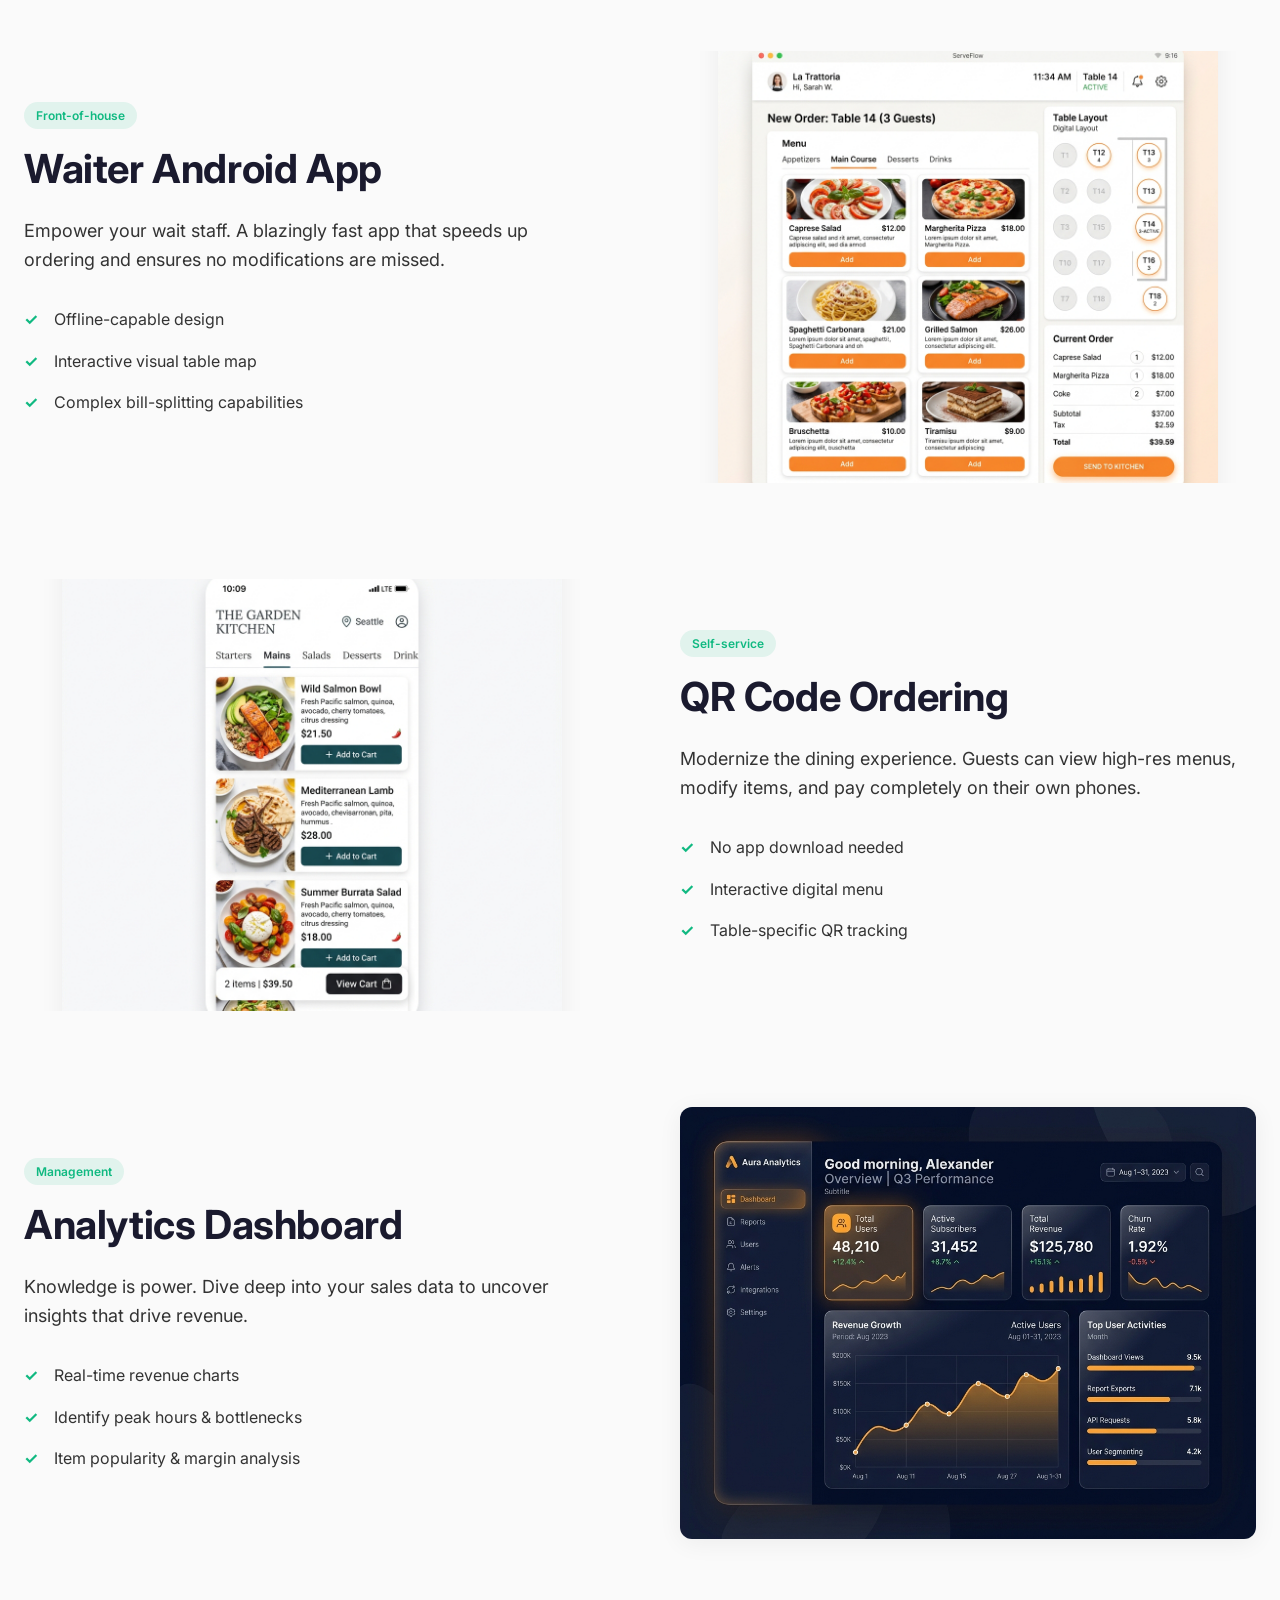
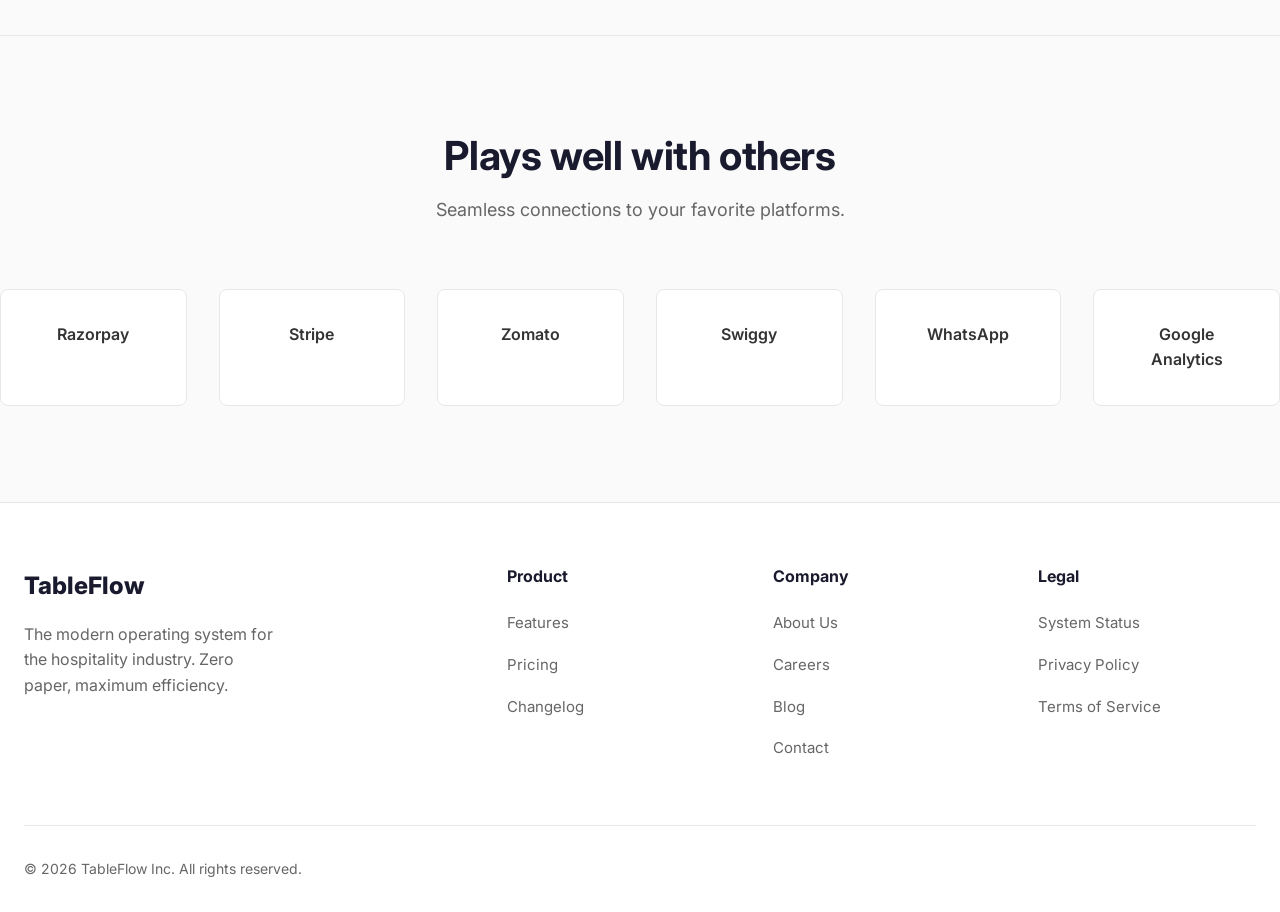
<file: features.html>
<!-- d:/Projects/Web/Hotel_Managment_Business_site/tableflow-website/features.html -->
<!DOCTYPE html>
<html lang="en">
<head>
  <meta charset="UTF-8">
  <meta name="viewport" content="width=device-width, initial-scale=1.0">
  <title>TableFlow Features | Everything your kitchen needs</title>
  
  <!-- Open Graph Meta Tags -->
  <meta property="og:title" content="TableFlow Features">
  <meta property="og:description" content="Discover powerful features like KOT Management, KDS, Waiter Android App, and more.">
  <meta property="og:type" content="website">
  
  <!-- Twitter Meta Tags -->
  <meta name="twitter:card" content="summary_large_image">
  <meta name="twitter:title" content="TableFlow Features">
  
  <!-- Fonts -->
  <link rel="preconnect" href="https://fonts.googleapis.com">
  <link rel="preconnect" href="https://fonts.gstatic.com" crossorigin>
  <link href="https://fonts.googleapis.com/css2?family=Inter:wght@400;500;600;700;800&display=swap" rel="stylesheet">
  
  <!-- CSS -->
  <link rel="stylesheet" href="assets/css/main.css">
  <link rel="stylesheet" href="assets/css/components.css">
  <link rel="stylesheet" href="assets/css/animations.css">
  
  <style>
    .feature-hero {
      padding: 160px 0 80px;
      text-align: center;
    }
    
    .feature-detail-row {
      display: flex;
      align-items: center;
      gap: var(--spacing-10);
      margin: var(--spacing-12) 0;
    }
    
    .feature-detail-row:nth-child(even) {
      flex-direction: row-reverse;
    }
    
    .feature-text {
      flex: 1;
    }
    
    .feature-text h2 {
      margin-bottom: var(--spacing-3);
    }
    
    .feature-text ul {
      margin-top: var(--spacing-4);
    }
    
    .feature-text li {
      margin-bottom: var(--spacing-2);
      display: flex;
      align-items: center;
      gap: var(--spacing-2);
    }
    
    .feature-text li::before {
      content: '✓';
      color: var(--color-success);
      font-weight: bold;
    }
    
    .feature-image {
      flex: 1;
      background-color: var(--color-border);
      border-radius: var(--border-radius-card);
      aspect-ratio: 4/3;
      display: flex;
      align-items: center;
      justify-content: center;
      box-shadow: var(--shadow-card);
      overflow: hidden;
      position: relative;
    }
    
    .integrations-grid {
      display: grid;
      grid-template-columns: repeat(auto-fit, minmax(150px, 1fr));
      gap: var(--spacing-4);
      margin-top: var(--spacing-6);
    }
    
    .integration-card {
      background-color: var(--color-card-bg);
      border: 1px solid var(--color-border);
      border-radius: var(--border-radius-element);
      padding: var(--spacing-4);
      text-align: center;
      font-weight: 600;
      transition: transform 0.2s ease, border-color 0.2s ease;
    }
    
    .integration-card:hover {
      transform: translateY(-2px);
      border-color: var(--color-accent);
    }

    @media (max-width: 768px) {
      .feature-detail-row, .feature-detail-row:nth-child(even) {
        flex-direction: column;
        gap: var(--spacing-4);
      }
      .feature-image { width: 100%; aspect-ratio: 16/9; }
    }
  </style>
</head>
<body>

  <!-- Navbar -->
  <header>
    <nav class="navbar">
      <div class="container">
        <a href="index.html" class="nav-brand">
          <svg width="32" height="32" viewBox="0 0 24 24" fill="none" stroke="var(--color-accent)" stroke-width="2" stroke-linecap="round" stroke-linejoin="round"><path d="M3 9l9-7 9 7v11a2 2 0 0 1-2 2H5a2 2 0 0 1-2-2z"></path><polyline points="9 22 9 12 15 12 15 22"></polyline></svg>
          TableFlow
        </a>
        <div class="nav-links">
          <a href="features.html" class="active">Features</a>
          <a href="pricing.html">Pricing</a>
          <a href="blogs.html">Blog</a>
        </div>
        <div class="nav-actions">
          <a href="#" class="btn btn-primary">Start Free Trial</a>
        </div>
      </div>
    </nav>
  </header>

  <main>
    <section class="container feature-hero fade-in-up">
      <h1>Everything your kitchen needs,<br><span class="text-gradient">nothing it doesn't</span></h1>
      <p class="section-subtitle" style="margin-top: var(--spacing-4);">Powerful features disguised by a beautifully simple interface.</p>
    </section>

    <section class="container">
      
      <!-- Feature 1 -->
      <article class="feature-detail-row fade-in-up">
        <div class="feature-text">
          <div class="badge" style="margin-bottom: var(--spacing-2);">Core</div>
          <h2>KOT Management</h2>
          <p class="body-text">Digitize your entire flow. From the moment the customer orders, the ticket is categorized and tracked automatically without anyone touching paper.</p>
          <ul>
            <li>Auto-print physical copies as backup</li>
            <li>Categorized tickets (Beverages vs Grill)</li>
            <li>Priority flags for VIPs or delayed items</li>
          </ul>
        </div>
        <div class="feature-image">
          <img src="assets/images/dashboard_ui.png" loading="lazy" alt="KOT Management" style="width: 100%; height: 100%; object-fit: cover;">
        </div>
      </article>

      <!-- Feature 2 -->
      <article class="feature-detail-row fade-in-up">
        <div class="feature-text">
          <div class="badge" style="margin-bottom: var(--spacing-2);">Back-of-house</div>
          <h2>Kitchen Display System (KDS)</h2>
          <p class="body-text">Keep your chefs happy and efficient. Our KDS runs on cheap iPads or Android tablets and synchronizes instantly.</p>
          <ul>
            <li>Real-time screen updates</li>
            <li>Smart station routing</li>
            <li>Completion tracking & color coding</li>
          </ul>
        </div>
        <div class="feature-image">
          <img src="assets/images/kds_ui.png" loading="lazy" alt="KDS System" style="width: 100%; height: 100%; object-fit: cover;">
        </div>
      </article>

      <!-- Feature 3 -->
      <article class="feature-detail-row fade-in-up">
        <div class="feature-text">
          <div class="badge" style="margin-bottom: var(--spacing-2);">Front-of-house</div>
          <h2>Waiter Android App</h2>
          <p class="body-text">Empower your wait staff. A blazingly fast app that speeds up ordering and ensures no modifications are missed.</p>
          <ul>
            <li>Offline-capable design</li>
            <li>Interactive visual table map</li>
            <li>Complex bill-splitting capabilities</li>
          </ul>
        </div>
        <div class="feature-image" style="background: transparent; box-shadow: none;">
          <img src="assets/images/waiter_ui.png" loading="lazy" alt="Waiter App" style="max-height: 500px; border-radius: var(--border-radius-card); box-shadow: var(--shadow-card);">
        </div>
      </article>

      <!-- Feature 4 -->
      <article class="feature-detail-row fade-in-up">
        <div class="feature-text">
          <div class="badge" style="margin-bottom: var(--spacing-2);">Self-service</div>
          <h2>QR Code Ordering</h2>
          <p class="body-text">Modernize the dining experience. Guests can view high-res menus, modify items, and pay completely on their own phones.</p>
          <ul>
            <li>No app download needed</li>
            <li>Interactive digital menu</li>
            <li>Table-specific QR tracking</li>
          </ul>
        </div>
        <div class="feature-image" style="background: transparent; box-shadow: none;">
          <img src="assets/images/qr_ui.png" loading="lazy" alt="QR Ordering" style="max-height: 500px; border-radius: var(--border-radius-card); box-shadow: var(--shadow-card);">
        </div>
      </article>

      <!-- Feature 5 -->
      <article class="feature-detail-row fade-in-up">
        <div class="feature-text">
          <div class="badge" style="margin-bottom: var(--spacing-2);">Management</div>
          <h2>Analytics Dashboard</h2>
          <p class="body-text">Knowledge is power. Dive deep into your sales data to uncover insights that drive revenue.</p>
          <ul>
            <li>Real-time revenue charts</li>
            <li>Identify peak hours & bottlenecks</li>
            <li>Item popularity & margin analysis</li>
          </ul>
        </div>
        <div class="feature-image">
          <img src="assets/images/analytics_ui.png" loading="lazy" alt="Analytics" style="width: 100%; height: 100%; object-fit: cover;">
        </div>
      </article>
      
    </section>

    <!-- Integrations -->
    <section class="section container fade-in-up" style="border-top: 1px solid var(--color-border); margin-top: var(--spacing-8);">
      <h2 class="section-title">Plays well with others</h2>
      <p class="section-subtitle">Seamless connections to your favorite platforms.</p>
      
      <div class="integrations-grid">
        <div class="integration-card">Razorpay</div>
        <div class="integration-card">Stripe</div>
        <div class="integration-card">Zomato</div>
        <div class="integration-card">Swiggy</div>
        <div class="integration-card">WhatsApp</div>
        <div class="integration-card">Google Analytics</div>
      </div>
    </section>
  </main>

  <!-- Footer -->
  <footer class="footer">
    <div class="container">
      <div class="footer-grid">
        <div class="footer-col">
          <div class="nav-brand" style="margin-bottom: var(--spacing-2);">TableFlow</div>
          <p style="color: var(--color-text-muted); max-width: 250px;">The modern operating system for the hospitality industry. Zero paper, maximum efficiency.</p>
        </div>
        <div class="footer-col">
          <h4>Product</h4>
          <ul>
            <li><a href="features.html">Features</a></li>
            <li><a href="pricing.html">Pricing</a></li>
            <li><a href="blogs.html">Changelog</a></li>
          </ul>
        </div>
        <div class="footer-col">
          <h4>Company</h4>
          <ul>
            <li><a href="about.html">About Us</a></li>
            <li><a href="#">Careers</a></li>
            <li><a href="blogs.html">Blog</a></li>
            <li><a href="contact.html">Contact</a></li>
          </ul>
        </div>
        <div class="footer-col">
          <h4>Legal</h4>
          <ul>
            <li><a href="https://status.tableflow.com">System Status</a></li>
            <li><a href="privacy.html">Privacy Policy</a></li>
            <li><a href="terms.html">Terms of Service</a></li>
          </ul>
        </div>
      </div>
      <div class="footer-bottom">
        <div>&copy; 2026 TableFlow Inc. All rights reserved.</div>
      </div>
    </div>
  </footer>

  <script src="assets/js/main.js"></script>
  <script src="assets/js/animations.js"></script>
</body>
</html>
</file>
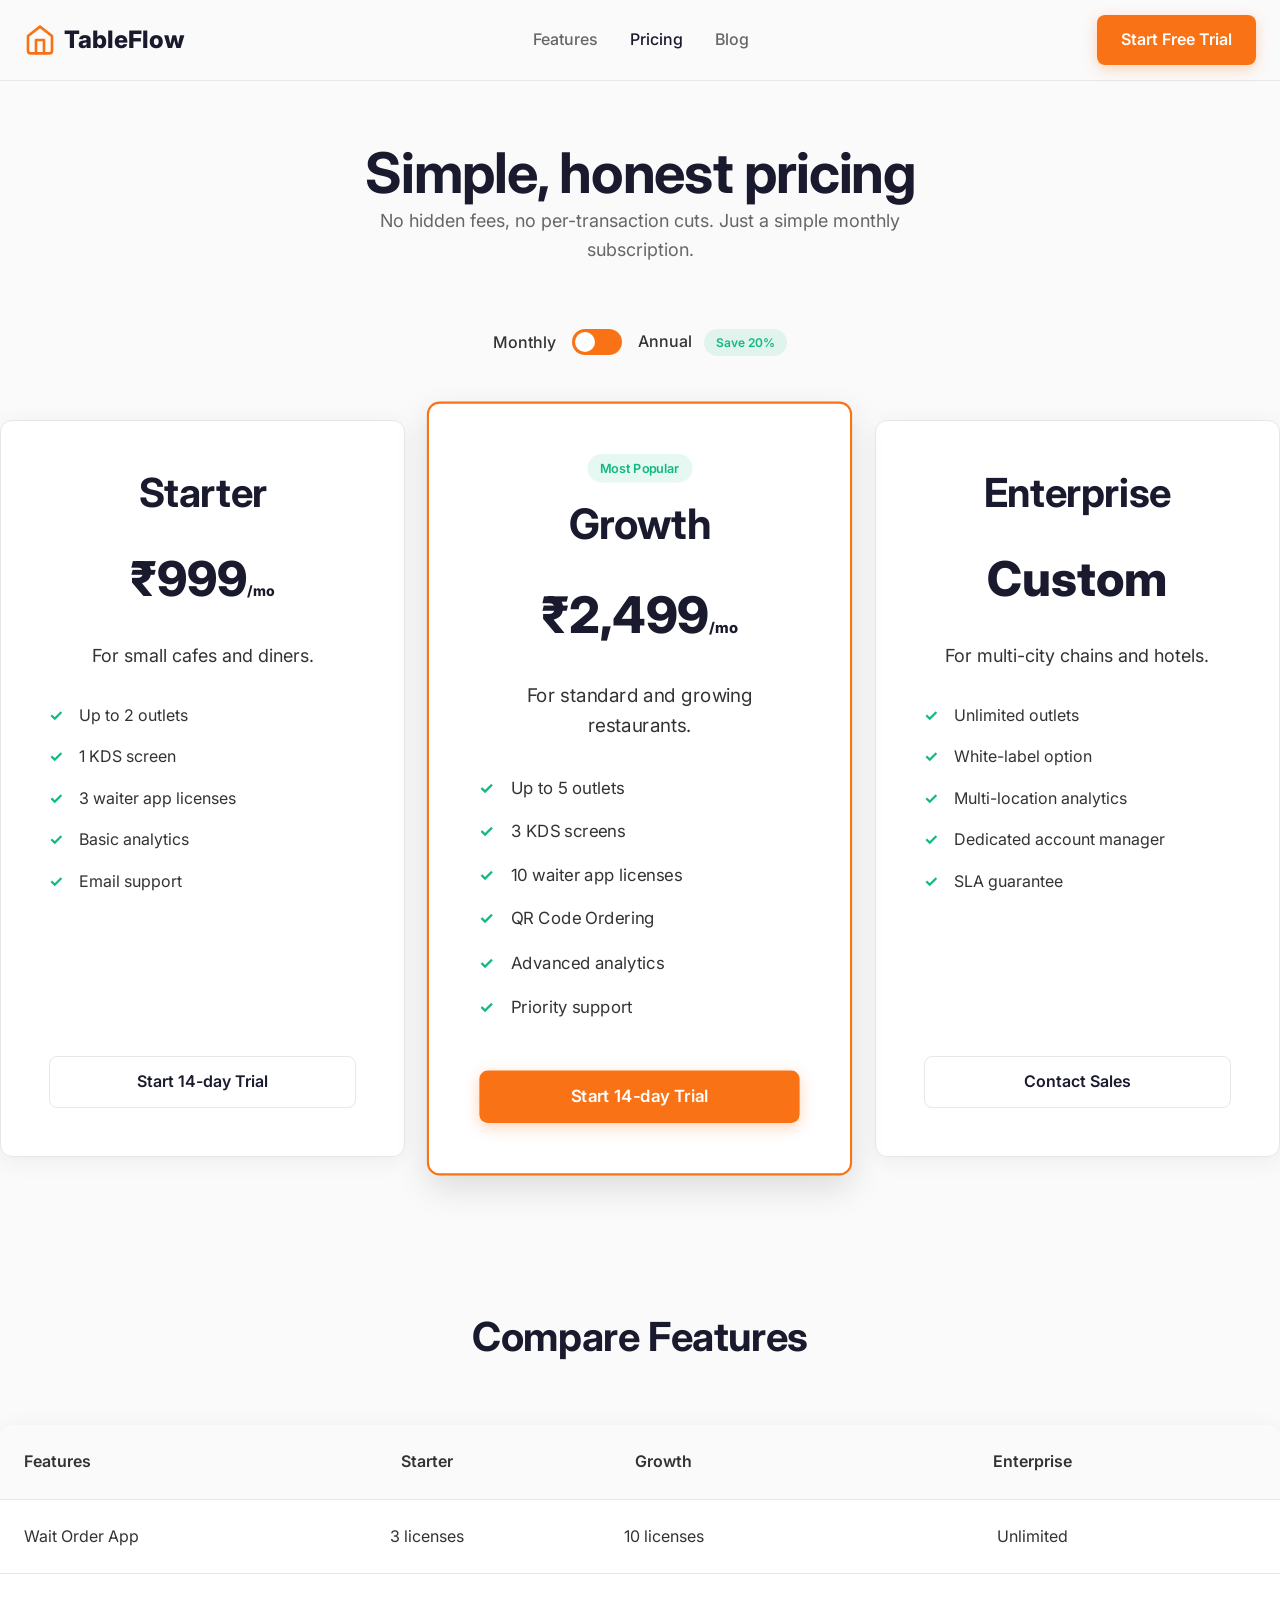
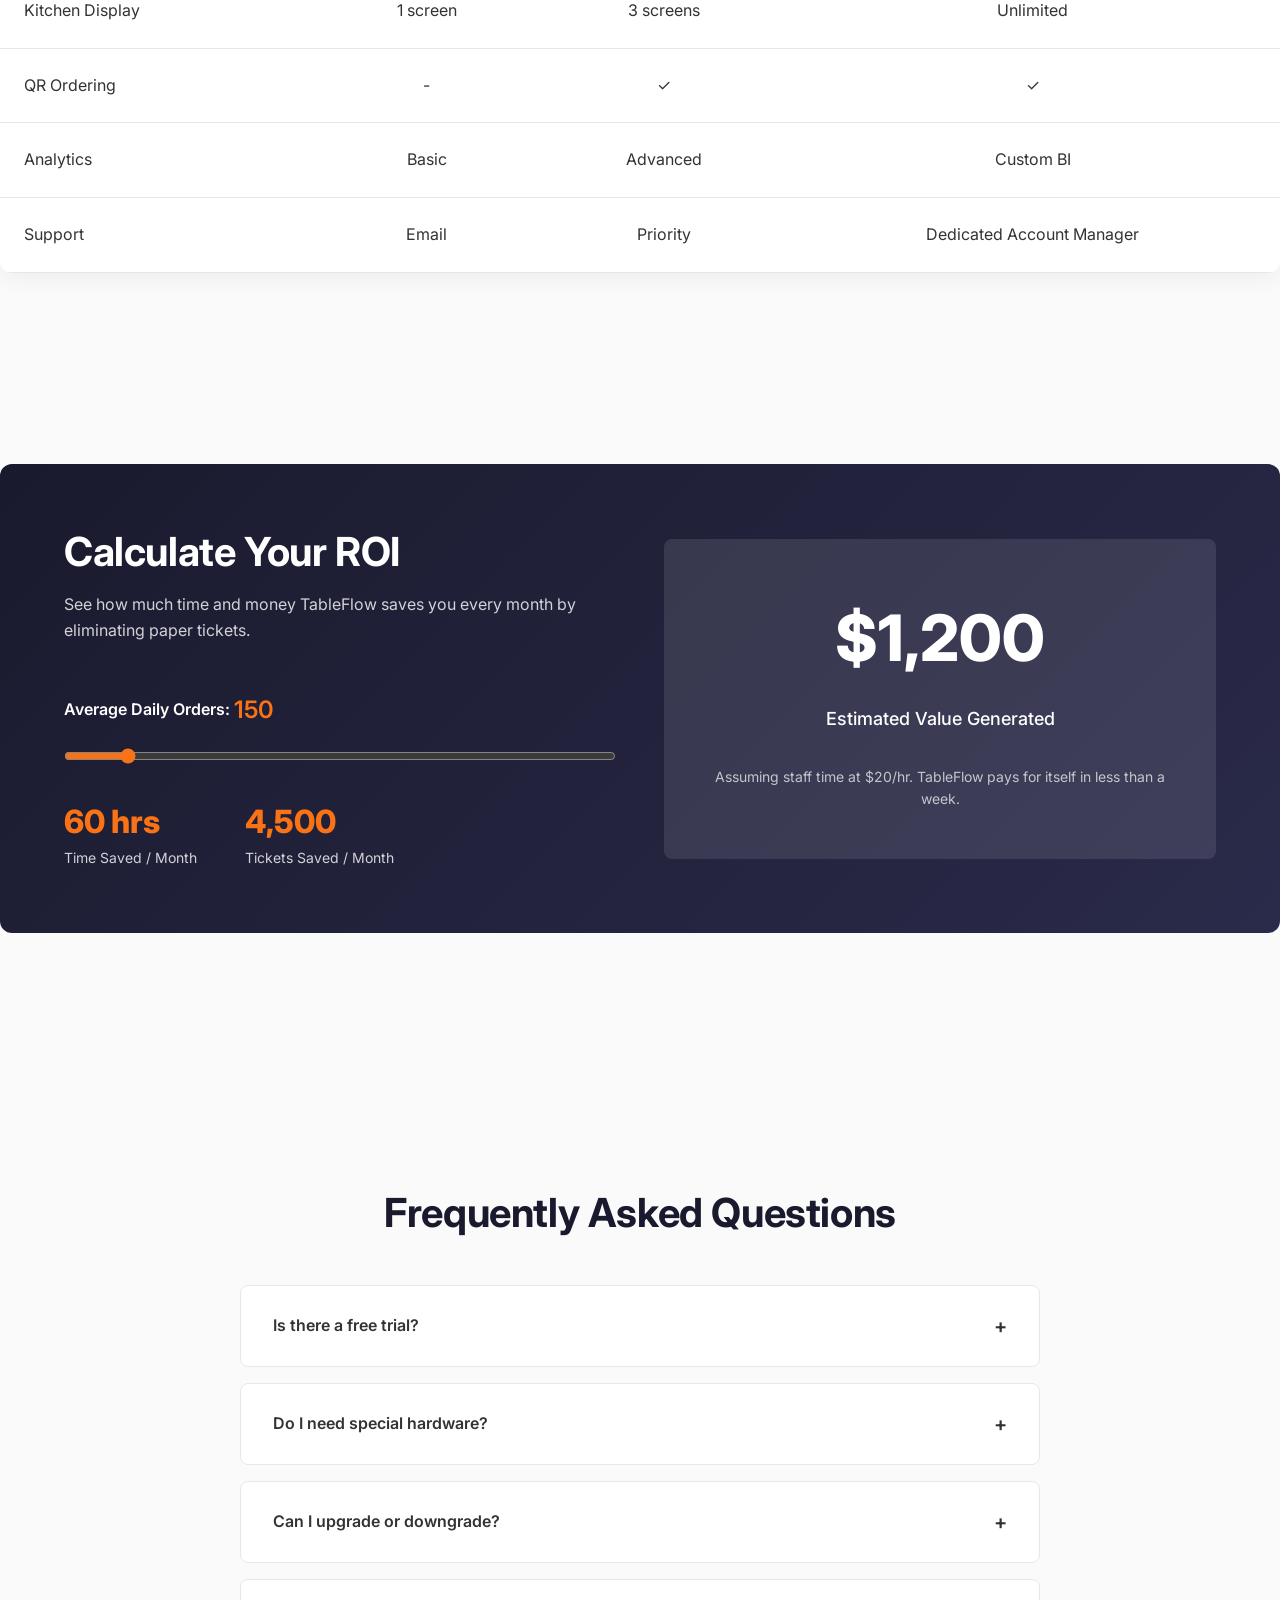
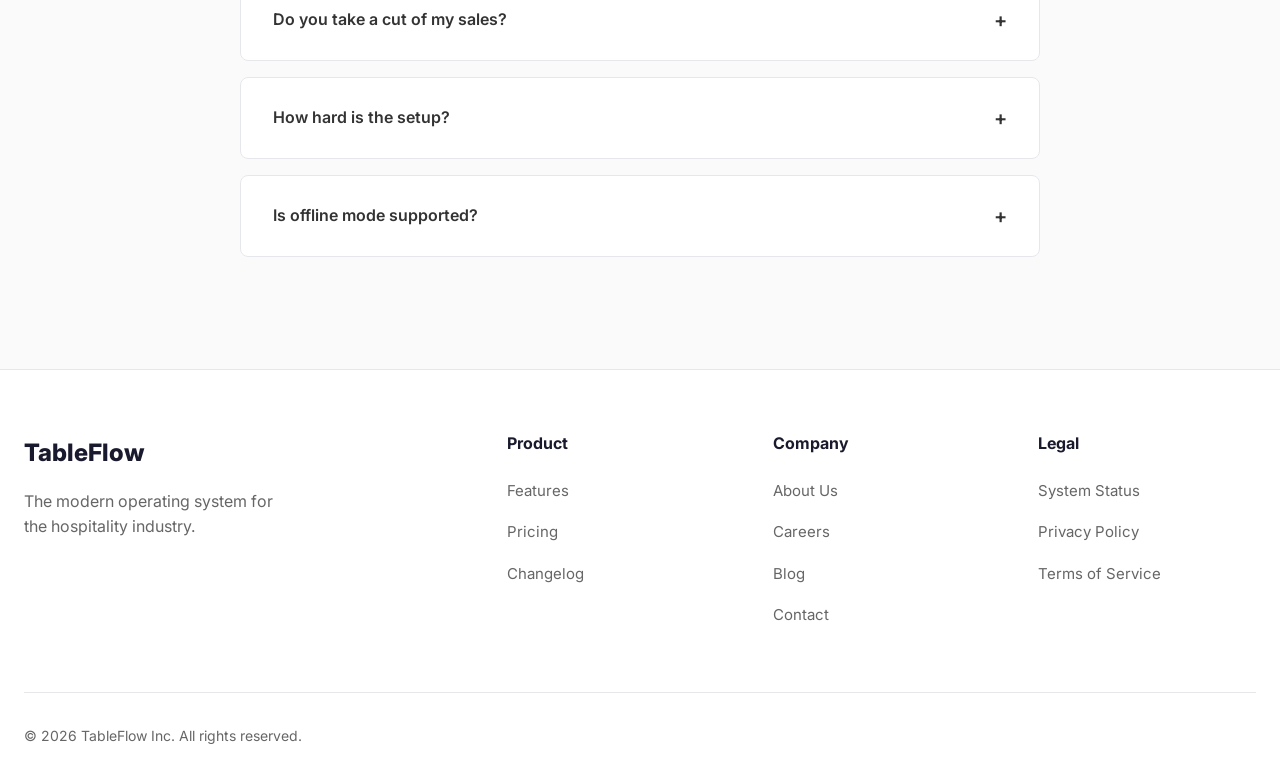
<file: pricing.html>
<!-- d:/Projects/Web/Hotel_Managment_Business_site/tableflow-website/pricing.html -->
<!DOCTYPE html>
<html lang="en">
<head>
  <meta charset="UTF-8">
  <meta name="viewport" content="width=device-width, initial-scale=1.0">
  <title>TableFlow Pricing | Honest & Simple</title>
  
  <meta property="og:title" content="TableFlow Pricing">
  <meta property="og:description" content="Simple, honest pricing. No hidden fees. Select a plan to scale your restaurant.">
  <meta property="og:type" content="website">
  
  <meta name="twitter:card" content="summary_large_image">
  <meta name="twitter:title" content="TableFlow Pricing">

  <link rel="preconnect" href="https://fonts.googleapis.com">
  <link rel="preconnect" href="https://fonts.gstatic.com" crossorigin>
  <link href="https://fonts.googleapis.com/css2?family=Inter:wght@400;500;600;700;800&display=swap" rel="stylesheet">
  
  <link rel="stylesheet" href="assets/css/main.css">
  <link rel="stylesheet" href="assets/css/components.css">
  <link rel="stylesheet" href="assets/css/animations.css">
  
  <style>
    .pricing-hero { padding: 140px 0 60px; text-align: center; }
    
    .billing-toggle {
      display: flex;
      align-items: center;
      justify-content: center;
      gap: var(--spacing-2);
      margin-bottom: var(--spacing-8);
    }
    
    .toggle-switch {
      position: relative;
      width: 50px;
      height: 26px;
      background-color: var(--color-accent);
      border-radius: 20px;
      cursor: pointer;
    }
    
    .toggle-switch::after {
      content: '';
      position: absolute;
      top: 3px;
      left: 3px;
      width: 20px;
      height: 20px;
      background-color: white;
      border-radius: 50%;
      transition: transform 0.3s ease;
    }
    
    .toggle-switch.annual::after {
      transform: translateX(24px);
    }

    .pricing-cards {
      display: grid;
      grid-template-columns: repeat(3, 1fr);
      gap: var(--spacing-4);
      align-items: stretch;
    }
    
    .plan-card {
      padding: var(--spacing-6);
      display: flex;
      flex-direction: column;
      border: 1px solid var(--color-border);
    }
    
    .plan-price {
      font-size: 48px;
      font-weight: 800;
      margin: var(--spacing-3) 0;
      color: var(--color-primary);
    }
    [data-theme="dark"] .plan-price { color: #FFFFFF; }
    
    .plan-features {
      margin: var(--spacing-4) 0;
      flex: 1;
    }
    
    .plan-features li {
      margin-bottom: var(--spacing-2);
      display: flex;
      gap: var(--spacing-2);
    }
    
    .plan-features li::before {
      content: '✓';
      color: var(--color-success);
      font-weight: bold;
    }
    
    .comparison-table {
      width: 100%;
      border-collapse: collapse;
      margin-top: var(--spacing-8);
      background-color: var(--color-card-bg);
      border-radius: var(--border-radius-card);
      overflow: hidden;
      box-shadow: var(--shadow-card);
    }
    
    .comparison-table th, .comparison-table td {
      padding: var(--spacing-3);
      text-align: center;
      border-bottom: 1px solid var(--color-border);
    }
    
    .comparison-table th {
      background-color: rgba(0,0,0,0.02);
      font-weight: 600;
    }
    [data-theme="dark"] .comparison-table th { background-color: rgba(255,255,255,0.02); }
    
    .comparison-table td:first-child, .comparison-table th:first-child {
      text-align: left;
    }
    
    /* Accordion */
    .faq-section { max-width: 800px; margin: 0 auto; }
    
    .accordion {
      border: 1px solid var(--color-border);
      border-radius: var(--border-radius-element);
      margin-bottom: var(--spacing-2);
      overflow: hidden;
      background-color: var(--color-card-bg);
    }
    
    .accordion-header {
      padding: var(--spacing-3) var(--spacing-4);
      cursor: pointer;
      font-weight: 600;
      display: flex;
      justify-content: space-between;
      align-items: center;
    }
    
    .accordion-header::after {
      content: '+';
      font-size: 20px;
      transition: transform 0.3s;
    }
    
    .accordion.open .accordion-header::after {
      transform: rotate(45deg);
    }
    
    .accordion-content {
      max-height: 0;
      overflow: hidden;
      transition: max-height 0.3s ease-out;
      background-color: var(--color-bg);
    }
    
    .accordion-content p {
      padding: var(--spacing-3) var(--spacing-4);
      color: var(--color-text-muted);
    }

    @media (max-width: 768px) {
      .pricing-cards { grid-template-columns: 1fr; }
      .comparison-table { display: block; overflow-x: auto; }
    }
  </style>
</head>
<body>

  <!-- Navbar -->
  <header>
    <nav class="navbar">
      <div class="container">
        <a href="index.html" class="nav-brand">
          <svg width="32" height="32" viewBox="0 0 24 24" fill="none" stroke="var(--color-accent)" stroke-width="2" stroke-linecap="round" stroke-linejoin="round"><path d="M3 9l9-7 9 7v11a2 2 0 0 1-2 2H5a2 2 0 0 1-2-2z"></path><polyline points="9 22 9 12 15 12 15 22"></polyline></svg>
          TableFlow
        </a>
        <div class="nav-links">
          <a href="features.html">Features</a>
          <a href="pricing.html" class="active">Pricing</a>
          <a href="blogs.html">Blog</a>
        </div>
        <div class="nav-actions">
          <a href="#" class="btn btn-primary">Start Free Trial</a>
        </div>
      </div>
    </nav>
  </header>

  <main>
    <section class="container pricing-hero fade-in-up">
      <h1>Simple, honest pricing</h1>
      <p class="section-subtitle">No hidden fees, no per-transaction cuts. Just a simple monthly subscription.</p>
      
      <div class="billing-toggle">
        <span style="font-weight: 500;">Monthly</span>
        <div class="toggle-switch" id="billing-toggle-btn" aria-label="Toggle Annual Billing"></div>
        <span style="font-weight: 500;">Annual <span class="badge" style="margin-left: 8px;">Save 20%</span></span>
      </div>
      
      <div class="pricing-cards">
        <!-- Starter -->
        <article class="card plan-card">
          <h2>Starter</h2>
          <div class="plan-price" id="price-starter">₹999<span class="small-text text-muted">/mo</span></div>
          <p class="body-text text-muted">For small cafes and diners.</p>
          <ul class="plan-features text-left">
            <li>Up to 2 outlets</li>
            <li>1 KDS screen</li>
            <li>3 waiter app licenses</li>
            <li>Basic analytics</li>
            <li>Email support</li>
          </ul>
          <a href="#" class="btn btn-secondary" style="width: 100%;">Start 14-day Trial</a>
        </article>
        
        <!-- Growth -->
        <article class="card plan-card" style="border: 2px solid var(--color-accent); transform: scale(1.05); box-shadow: var(--shadow-hover); z-index: 1;">
          <div class="badge" style="margin: 0 auto; width: fit-content; margin-bottom: var(--spacing-2);">Most Popular</div>
          <h2>Growth</h2>
          <div class="plan-price" id="price-growth">₹2,499<span class="small-text text-muted">/mo</span></div>
          <p class="body-text text-muted">For standard and growing restaurants.</p>
          <ul class="plan-features text-left">
            <li>Up to 5 outlets</li>
            <li>3 KDS screens</li>
            <li>10 waiter app licenses</li>
            <li>QR Code Ordering</li>
            <li>Advanced analytics</li>
            <li>Priority support</li>
          </ul>
          <a href="#" class="btn btn-primary" style="width: 100%;">Start 14-day Trial</a>
        </article>
        
        <!-- Enterprise -->
        <article class="card plan-card">
          <h2>Enterprise</h2>
          <div class="plan-price">Custom</div>
          <p class="body-text text-muted">For multi-city chains and hotels.</p>
          <ul class="plan-features text-left">
            <li>Unlimited outlets</li>
            <li>White-label option</li>
            <li>Multi-location analytics</li>
            <li>Dedicated account manager</li>
            <li>SLA guarantee</li>
          </ul>
          <a href="#" class="btn btn-secondary" style="width: 100%;">Contact Sales</a>
        </article>
      </div>
    </section>

    <section class="section container fade-in-up">
      <h2 class="section-title">Compare Features</h2>
      <table class="comparison-table">
        <thead>
          <tr>
            <th>Features</th>
            <th>Starter</th>
            <th>Growth</th>
            <th>Enterprise</th>
          </tr>
        </thead>
        <tbody>
          <tr>
            <td>Wait Order App</td>
            <td>3 licenses</td>
            <td>10 licenses</td>
            <td>Unlimited</td>
          </tr>
          <tr>
            <td>Kitchen Display</td>
            <td>1 screen</td>
            <td>3 screens</td>
            <td>Unlimited</td>
          </tr>
          <tr>
            <td>QR Ordering</td>
            <td>-</td>
            <td>✓</td>
            <td>✓</td>
          </tr>
          <tr>
            <td>Analytics</td>
            <td>Basic</td>
            <td>Advanced</td>
            <td>Custom BI</td>
          </tr>

          <tr>
            <td>Support</td>
            <td>Email</td>
            <td>Priority</td>
            <td>Dedicated Account Manager</td>
          </tr>
        </tbody>
      </table>
    </section>

    
    <!-- ROI Calculator -->
    <section class="section container fade-in-up" style="margin-bottom: var(--spacing-8);">
      <div style="background: linear-gradient(135deg, var(--color-primary), #2a2a4a); color: white; padding: var(--spacing-8); border-radius: var(--border-radius-card); display: grid; grid-template-columns: 1fr 1fr; gap: var(--spacing-6); align-items: center;">
        <div>
          <h2 style="color: white;">Calculate Your ROI</h2>
          <p style="opacity: 0.8; margin-top: var(--spacing-2); margin-bottom: var(--spacing-6);">See how much time and money TableFlow saves you every month by eliminating paper tickets.</p>
          
          <label style="display: block; font-weight: 600; margin-bottom: var(--spacing-2);">Average Daily Orders: <span id="orders-val" style="color: var(--color-accent); font-size: 24px; vertical-align: middle;">150</span></label>
          <input type="range" id="roi-slider" min="50" max="1000" step="10" value="150" style="width: 100%; margin-bottom: var(--spacing-4); accent-color: var(--color-accent); cursor: pointer;">
          
          <div style="display: flex; gap: var(--spacing-6);">
             <div>
               <div style="font-size: 32px; font-weight: 800; color: var(--color-accent);" id="time-saved">60 hrs</div>
               <div style="font-size: 14px; opacity: 0.8;">Time Saved / Month</div>
             </div>
             <div>
               <div style="font-size: 32px; font-weight: 800; color: var(--color-accent);" id="paper-saved">4,500</div>
               <div style="font-size: 14px; opacity: 0.8;">Tickets Saved / Month</div>
             </div>
          </div>
        </div>
        <div style="background: rgba(255,255,255,0.1); padding: var(--spacing-6); border-radius: var(--border-radius-element); text-align: center;">
            <div style="font-size: 64px; font-weight: 800; margin-bottom: var(--spacing-2); color: white;" id="money-saved">$1,200</div>
            <div style="font-size: 18px; font-weight: 500;">Estimated Value Generated</div>
            <p style="font-size: 14px; opacity: 0.7; margin-top: var(--spacing-4);">Assuming staff time at $20/hr. TableFlow pays for itself in less than a week.</p>
        </div>
      </div>
    </section>

    <!-- FAQ -->
    <section class="section container fade-in-up faq-section">
      <h2 class="section-title">Frequently Asked Questions</h2>
      <div style="margin-top: var(--spacing-6);">
        <div class="accordion">
          <div class="accordion-header">Is there a free trial?</div>
          <div class="accordion-content"><p>Yes, all plans come with a 14-day free trial. No credit card required.</p></div>
        </div>
        <div class="accordion">
          <div class="accordion-header">Do I need special hardware?</div>
          <div class="accordion-content"><p>No, TableFlow runs on standard Android phones, tablets, and any modern web browser. You don't need expensive proprietary hardware.</p></div>
        </div>
        <div class="accordion">
          <div class="accordion-header">Can I upgrade or downgrade?</div>
          <div class="accordion-content"><p>Absolutely. You can change your plan at any time directly from the dashboard.</p></div>
        </div>
        <div class="accordion">
          <div class="accordion-header">Do you take a cut of my sales?</div>
          <div class="accordion-content"><p>Never. We only charge the flat monthly subscription fee regardless of your volume.</p></div>
        </div>
        <div class="accordion">
          <div class="accordion-header">How hard is the setup?</div>
          <div class="accordion-content"><p>Most restaurants are fully set up in under 2 hours. Enterprise setups may take slightly longer for custom integrations.</p></div>
        </div>
        <div class="accordion">
          <div class="accordion-header">Is offline mode supported?</div>
          <div class="accordion-content"><p>The Waiter app can temporarily queue orders if Wi-Fi drops, and will sync securely once reconnected.</p></div>
        </div>
      </div>
    </section>
  </main>

  <!-- Footer -->
  <footer class="footer">
    <div class="container">
      <div class="footer-grid">
        <div class="footer-col">
          <div class="nav-brand" style="margin-bottom: var(--spacing-2);">TableFlow</div>
          <p style="color: var(--color-text-muted); max-width: 250px;">The modern operating system for the hospitality industry.</p>
        </div>
        <div class="footer-col">
          <h4>Product</h4>
          <ul>
            <li><a href="features.html">Features</a></li>
            <li><a href="pricing.html">Pricing</a></li>
            <li><a href="blogs.html">Changelog</a></li>
          </ul>
        </div>
        <div class="footer-col">
          <h4>Company</h4>
          <ul>
            <li><a href="about.html">About Us</a></li>
            <li><a href="#">Careers</a></li>
            <li><a href="blogs.html">Blog</a></li>
            <li><a href="contact.html">Contact</a></li>
          </ul>
        </div>
        <div class="footer-col">
          <h4>Legal</h4>
          <ul>
            <li><a href="https://status.tableflow.com">System Status</a></li>
            <li><a href="privacy.html">Privacy Policy</a></li>
            <li><a href="terms.html">Terms of Service</a></li>
          </ul>
        </div>
      </div>
      <div class="footer-bottom">
        <div>&copy; 2026 TableFlow Inc. All rights reserved.</div>
      </div>
    </div>
  </footer>

  <script src="assets/js/main.js"></script>
  <script src="assets/js/components.js"></script>
  <script src="assets/js/animations.js"></script>
  <script>
    document.addEventListener('DOMContentLoaded', () => {
      const toggleBtn = document.getElementById('billing-toggle-btn');
      const pStarter = document.getElementById('price-starter');
      const pGrowth = document.getElementById('price-growth');
      let isAnnual = false;
      
      if(toggleBtn) {
        toggleBtn.addEventListener('click', () => {
          isAnnual = !isAnnual;
          toggleBtn.classList.toggle('annual');
          
          if (isAnnual) {
            pStarter.innerHTML = '₹799<span class="small-text text-muted">/mo</span>';
            pGrowth.innerHTML = '₹1,999<span class="small-text text-muted">/mo</span>';
          } else {
            pStarter.innerHTML = '₹999<span class="small-text text-muted">/mo</span>';
            pGrowth.innerHTML = '₹2,499<span class="small-text text-muted">/mo</span>';
          }
        });
      }
    });
  </script>
</body>
</html>
</file>
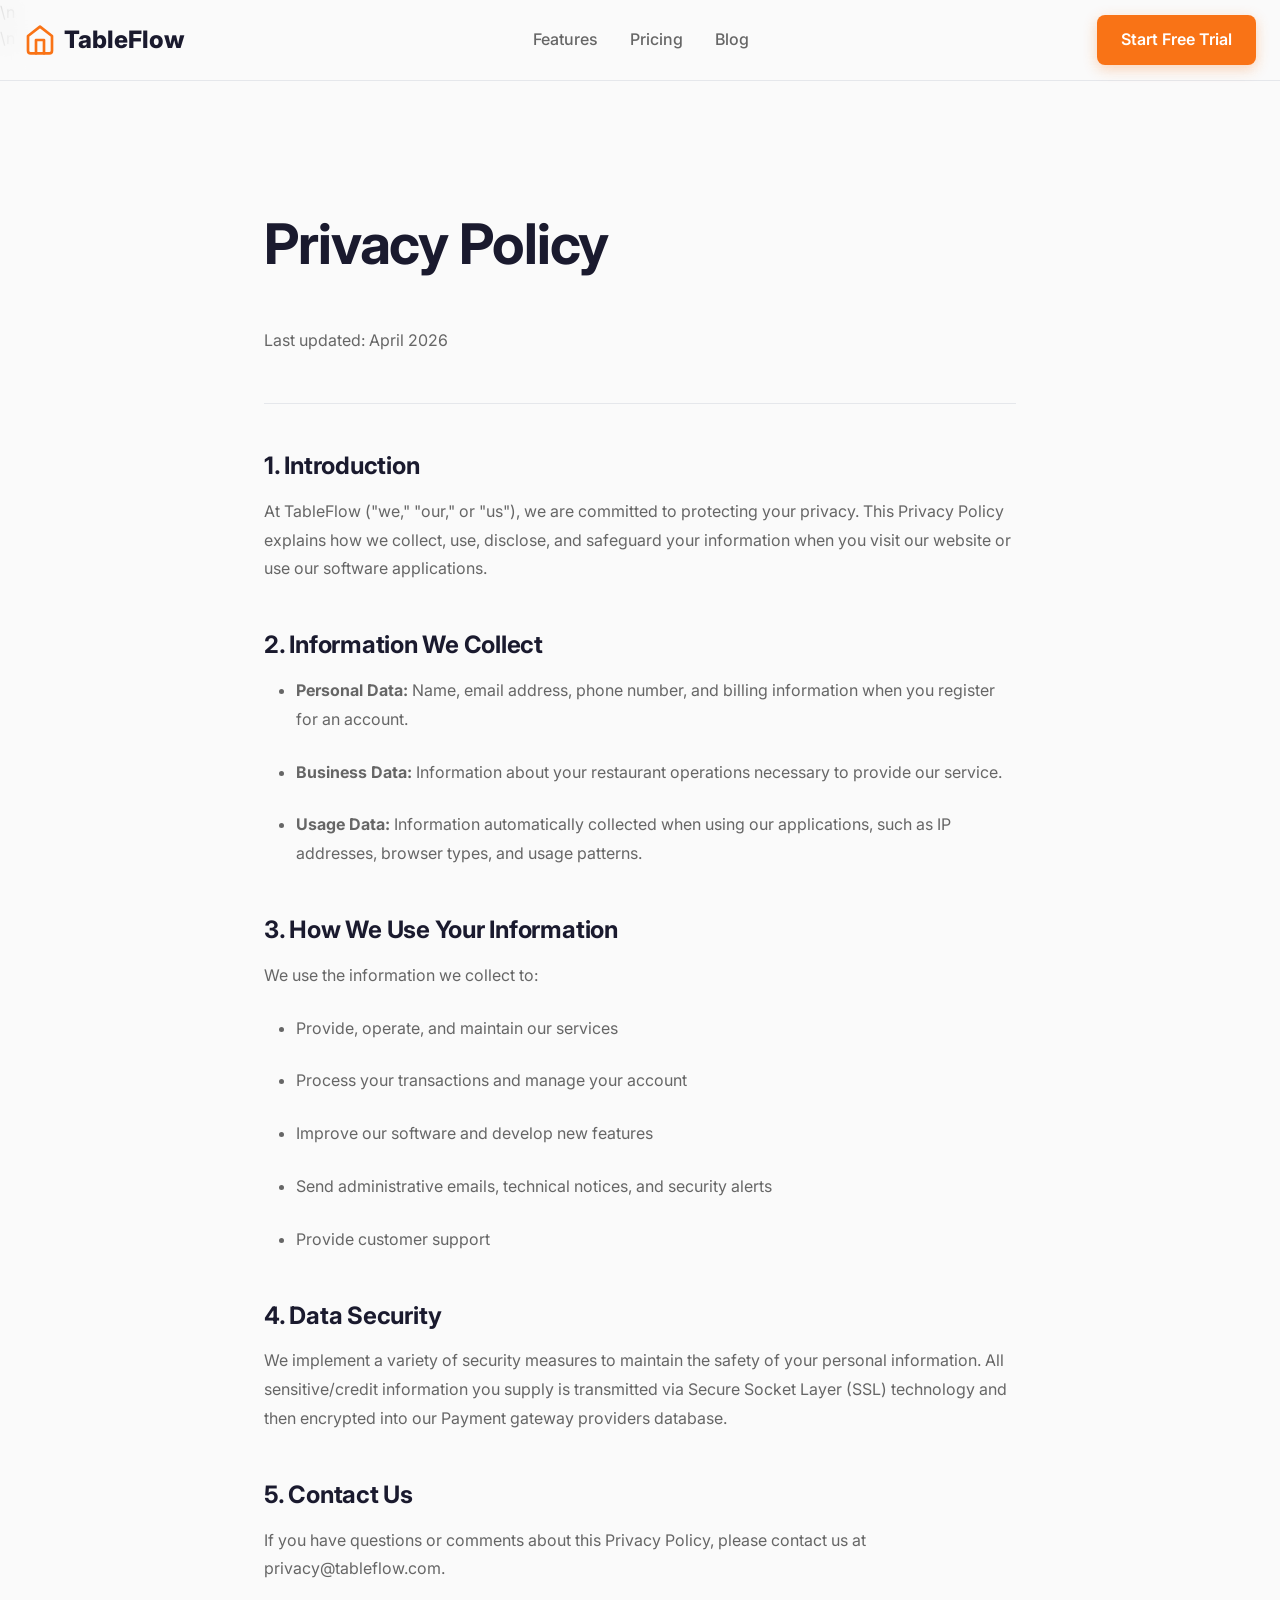
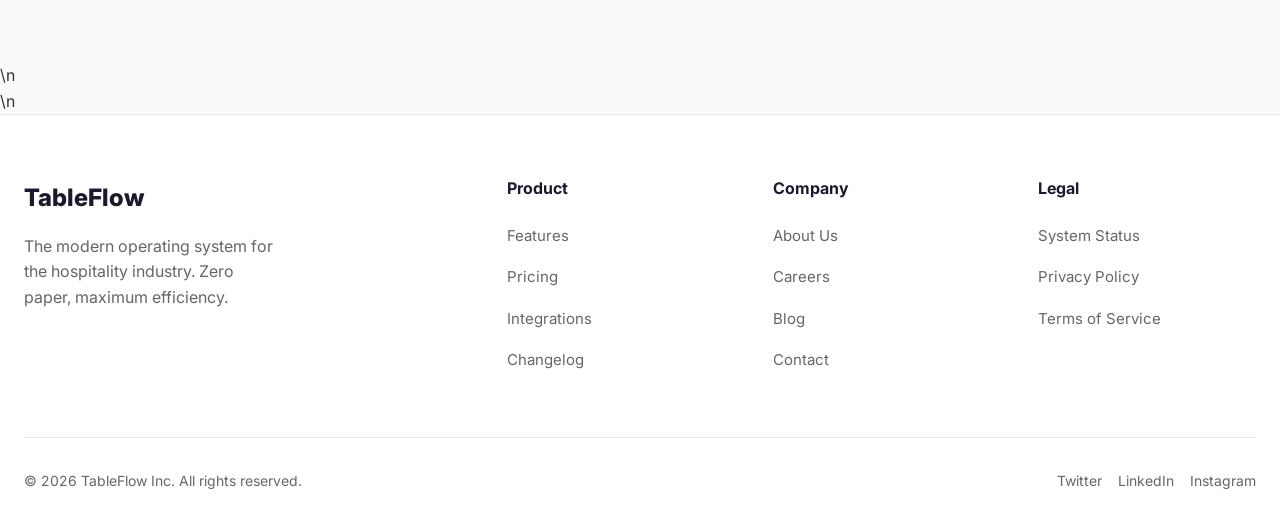
<file: privacy.html>
<!-- d:/Projects/Web/Hotel_Managment_Business_site/tableflow-website/index.html -->
<!DOCTYPE html>
<html lang="en">
<head>
  <meta charset="UTF-8">
  <meta name="viewport" content="width=device-width, initial-scale=1.0">
  <title>Privacy Policy | TableFlow</title>
  <meta name="description" content="TableFlow is a Zero Paper KOT Restaurant & Hotel Management System. Orders go from waiter's phone to kitchen screen instantly.">
  
  <!-- Open Graph Meta Tags -->
  <meta property="og:title" content="TableFlow | Zero Paper KOT Restaurant System">
  <meta property="og:description" content="Manage your operations seamlessly with our web dashboard, waiter Android app, and Kitchen Display System.">
  <meta property="og:type" content="website">
  
  <!-- Twitter Meta Tags -->
  <meta name="twitter:card" content="summary_large_image">
  <meta name="twitter:title" content="TableFlow">
  
  <!-- Fonts -->
  <link rel="preconnect" href="https://fonts.googleapis.com">
  <link rel="preconnect" href="https://fonts.gstatic.com" crossorigin>
  <link href="https://fonts.googleapis.com/css2?family=Inter:wght@400;500;600;700;800&display=swap" rel="stylesheet">
  
  <!-- CSS -->
  <link rel="stylesheet" href="assets/css/main.css">
  <link rel="stylesheet" href="assets/css/components.css">
  <link rel="stylesheet" href="assets/css/animations.css">
  
  <style>
    /* Specific styles for index */
    .hero {
      padding: 160px 0 80px;
      text-align: center;
      display: flex;
      flex-direction: column;
      align-items: center;
      gap: var(--spacing-4);
    }
    
    .hero h1 {
      max-width: 800px;
      margin: 0 auto;
    }
    
    .hero-subtitle {
      font-size: 20px;
      color: var(--color-text-muted);
      max-width: 600px;
      margin: 0 auto;
    }
    
    .hero-actions {
      display: flex;
      gap: var(--spacing-2);
      justify-content: center;
      margin-top: var(--spacing-2);
    }
    
    .hero-image-container {
      margin-top: var(--spacing-8);
      width: 100%;
      max-width: 1024px;
      position: relative;
      border-radius: var(--border-radius-card);
      box-shadow: var(--shadow-hover);
      overflow: hidden;
      aspect-ratio: 16/9;
      background-color: var(--color-border);
    }
    
    .hero-image-overlay {
      position: absolute;
      inset: 0;
      background: linear-gradient(180deg, rgba(255,255,255,0) 50%, var(--color-bg) 100%);
    }

    [data-theme="dark"] .hero-image-overlay {
      background: linear-gradient(180deg, rgba(15,15,26,0) 50%, var(--color-bg) 100%);
    }

    .social-proof {
      padding: var(--spacing-6) 0;
      text-align: center;
      border-bottom: 1px solid var(--color-border);
    }
    
    .social-proof p {
      color: var(--color-text-muted);
      font-size: 14px;
      font-weight: 600;
      text-transform: uppercase;
      letter-spacing: 1px;
      margin-bottom: var(--spacing-4);
    }
    
    .logos {
      display: flex;
      justify-content: center;
      align-items: center;
      gap: var(--spacing-8);
      flex-wrap: wrap;
      opacity: 0.5;
    }
    
    .logos div {
      font-weight: 700;
      font-size: 20px;
      filter: grayscale(100%);
    }
    
    .features-grid {
      display: grid;
      grid-template-columns: repeat(auto-fit, minmax(300px, 1fr));
      gap: var(--spacing-4);
    }
    
    .feature-card {
      display: flex;
      flex-direction: column;
      gap: var(--spacing-2);
    }
    
    .feature-icon {
      width: 48px;
      height: 48px;
      border-radius: 12px;
      background-color: rgba(249, 115, 22, 0.1);
      color: var(--color-accent);
      display: flex;
      align-items: center;
      justify-content: center;
      font-size: 24px;
    }
    
    .how-it-works {
      background-color: var(--color-card-bg);
      border-radius: var(--border-radius-card);
      padding: var(--spacing-8);
      border: 1px solid var(--color-border);
      position: relative;
    }
    
    .flow-steps {
      display: flex;
      justify-content: space-between;
      align-items: flex-start;
      gap: var(--spacing-4);
      position: relative;
    }
    
    .flow-steps::before {
      content: '';
      position: absolute;
      top: 40px;
      left: 10%;
      right: 10%;
      height: 2px;
      background-color: var(--color-border);
      z-index: 0;
    }
    
    .step {
      flex: 1;
      text-align: center;
      z-index: 1;
    }
    
    .step-number {
      width: 80px;
      height: 80px;
      background-color: var(--color-card-bg);
      border: 2px solid var(--color-accent);
      border-radius: 50%;
      display: flex;
      align-items: center;
      justify-content: center;
      margin: 0 auto var(--spacing-3);
      font-size: 24px;
      font-weight: 700;
      color: var(--color-accent);
    }
    
    .product-tabs {
      display: flex;
      justify-content: center;
      gap: var(--spacing-4);
      margin-bottom: var(--spacing-6);
      border-bottom: 1px solid var(--color-border);
      padding-bottom: var(--spacing-2);
    }
    
    .tab-btn {
      background: none;
      border: none;
      padding: var(--spacing-2) var(--spacing-4);
      font-size: 16px;
      font-weight: 600;
      color: var(--color-text-muted);
      cursor: pointer;
      border-bottom: 2px solid transparent;
      transition: all 0.2s ease;
      font-family: inherit;
    }
    
    .mockup-display {
      background-color: var(--color-border);
      border-radius: var(--border-radius-card);
      aspect-ratio: 16/9;
      display: flex;
      align-items: center;
      justify-content: center;
      color: var(--color-text-muted);
      font-size: 24px;
    }
    
    .testimonials {
      display: grid;
      grid-template-columns: repeat(auto-fit, minmax(300px, 1fr));
      gap: var(--spacing-4);
    }
    
    .testimonial-card {
      display: flex;
      flex-direction: column;
      gap: var(--spacing-3);
    }
    
    .author {
      display: flex;
      align-items: center;
      gap: var(--spacing-2);
      margin-top: auto;
    }
    
    .author-avatar {
      width: 48px;
      height: 48px;
      border-radius: 50%;
      background-color: var(--color-border);
    }
    
    .pricing-teaser {
      display: grid;
      grid-template-columns: repeat(3, 1fr);
      gap: var(--spacing-4);
    }
    
    .pricing-card {
      text-align: center;
      display: flex;
      flex-direction: column;
      gap: var(--spacing-4);
    }
    
    .pricing-card.popular {
      border: 2px solid var(--color-accent);
      transform: scale(1.05);
    }

    .pricing-card.popular:hover {
      transform: scale(1.05) translateY(-4px);
    }
    
    .price {
      font-size: 40px;
      font-weight: 800;
      color: var(--color-primary);
    }
    
    [data-theme="dark"] .price { color: #FFFFFF; }
    
    .cta-banner {
      background: linear-gradient(135deg, var(--color-primary), #2a2a4a);
      color: #FFFFFF;
      padding: var(--spacing-10) 0;
      text-align: center;
      border-radius: var(--border-radius-card);
      margin: var(--spacing-12) auto;
    }
    
    .cta-form {
      display: flex;
      gap: var(--spacing-2);
      justify-content: center;
      margin-top: var(--spacing-4);
      max-width: 500px;
      margin-left: auto;
      margin-right: auto;
    }
    
    .cta-form input {
      flex: 1;
      padding: 12px var(--spacing-3);
      border-radius: var(--border-radius-element);
      border: none;
      font-size: 16px;
      font-family: inherit;
    }

    @media (max-width: 768px) {
      .pricing-teaser { grid-template-columns: 1fr; }
      .pricing-card.popular { transform: none; }
      .pricing-card.popular:hover { transform: translateY(-4px); }
      .flow-steps { flex-direction: column; align-items: center; gap: var(--spacing-8); }
      .flow-steps::before { display: none; }
      .cta-form { flex-direction: column; }
    }
  </style>
  
  <script type="application/ld+json">
    {
      "@context": "https://schema.org",
      "@type": "SoftwareApplication",
      "name": "TableFlow",
      "applicationCategory": "BusinessApplication",
      "operatingSystem": "Web, Android",
      "offers": {
        "@type": "Offer",
        "price": "999",
        "priceCurrency": "INR"
      }
    }
  </script>
<style>
.legal-container { max-width: 800px; margin: 160px auto 80px; padding: 0 var(--spacing-3); }
.legal-container h1 { margin-bottom: var(--spacing-6); }
.legal-container h2 { margin: var(--spacing-6) 0 var(--spacing-2); font-size: 24px; color: var(--color-primary); }
.legal-container p, .legal-container li { color: var(--color-text-muted); margin-bottom: var(--spacing-3); font-size: 16px; line-height: 1.8; }
.legal-container ul { margin-left: var(--spacing-4); list-style-type: disc; }
</style>\n</head>
<body>

  <!-- Navbar -->
  <header>
    <nav class="navbar">
      <div class="container">
        <a href="index.html" class="nav-brand">
          <svg width="32" height="32" viewBox="0 0 24 24" fill="none" stroke="var(--color-accent)" stroke-width="2" stroke-linecap="round" stroke-linejoin="round"><path d="M3 9l9-7 9 7v11a2 2 0 0 1-2 2H5a2 2 0 0 1-2-2z"></path><polyline points="9 22 9 12 15 12 15 22"></polyline></svg>
          TableFlow
        </a>
        <div class="nav-links">
          <a href="features.html">Features</a>
          <a href="pricing.html">Pricing</a>
          <a href="blogs.html">Blog</a>
        </div>
        <div class="nav-actions">
          <a href="#trial" class="btn btn-primary">Start Free Trial</a>
        </div>
      </div>
    </nav>
  </header>

  <main>\n
<div class="legal-container fade-in-up">
    <h1>Privacy Policy</h1>
    <p>Last updated: April 2026</p>
    <hr style="border: 0; border-top: 1px solid var(--color-border); margin: var(--spacing-6) 0;">
    
    <h2>1. Introduction</h2>
    <p>At TableFlow ("we," "our," or "us"), we are committed to protecting your privacy. This Privacy Policy explains how we collect, use, disclose, and safeguard your information when you visit our website or use our software applications.</p>
    
    <h2>2. Information We Collect</h2>
    <ul>
        <li><strong>Personal Data:</strong> Name, email address, phone number, and billing information when you register for an account.</li>
        <li><strong>Business Data:</strong> Information about your restaurant operations necessary to provide our service.</li>
        <li><strong>Usage Data:</strong> Information automatically collected when using our applications, such as IP addresses, browser types, and usage patterns.</li>
    </ul>
    
    <h2>3. How We Use Your Information</h2>
    <p>We use the information we collect to:</p>
    <ul>
        <li>Provide, operate, and maintain our services</li>
        <li>Process your transactions and manage your account</li>
        <li>Improve our software and develop new features</li>
        <li>Send administrative emails, technical notices, and security alerts</li>
        <li>Provide customer support</li>
    </ul>

    <h2>4. Data Security</h2>
    <p>We implement a variety of security measures to maintain the safety of your personal information. All sensitive/credit information you supply is transmitted via Secure Socket Layer (SSL) technology and then encrypted into our Payment gateway providers database.</p>

    <h2>5. Contact Us</h2>
    <p>If you have questions or comments about this Privacy Policy, please contact us at privacy@tableflow.com.</p>
</div>
\n</main>\n

  <!-- Footer -->
  <footer class="footer">
    <div class="container">
      <div class="footer-grid">
        <div class="footer-col">
          <div class="nav-brand" style="margin-bottom: var(--spacing-2);">TableFlow</div>
          <p style="color: var(--color-text-muted); max-width: 250px;">The modern operating system for the hospitality industry. Zero paper, maximum efficiency.</p>
        </div>
        <div class="footer-col">
          <h4>Product</h4>
          <ul>
            <li><a href="features.html">Features</a></li>
            <li><a href="pricing.html">Pricing</a></li>
            <li><a href="features.html">Integrations</a></li>
            <li><a href="blogs.html">Changelog</a></li>
          </ul>
        </div>
        <div class="footer-col">
          <h4>Company</h4>
          <ul>
            <li><a href="about.html">About Us</a></li>
            <li><a href="#">Careers</a></li>
            <li><a href="blogs.html">Blog</a></li>
            <li><a href="contact.html">Contact</a></li>
          </ul>
        </div>
        <div class="footer-col">
          <h4>Legal</h4>
          <ul>
            <li><a href="https://status.tableflow.com">System Status</a></li>
            <li><a href="privacy.html">Privacy Policy</a></li>
            <li><a href="terms.html">Terms of Service</a></li>
          </ul>
        </div>
      </div>
      <div class="footer-bottom">
        <div>&copy; 2026 TableFlow Inc. All rights reserved.</div>
        <div style="display: flex; gap: var(--spacing-2);">
          <a href="#">Twitter</a>
          <a href="#">LinkedIn</a>
          <a href="#">Instagram</a>
        </div>
      </div>
    </div>
  </footer>

  <script src="assets/js/main.js"></script>
  <script src="assets/js/components.js"></script>
  <script src="assets/js/animations.js"></script>
</body>
</html>
</file>
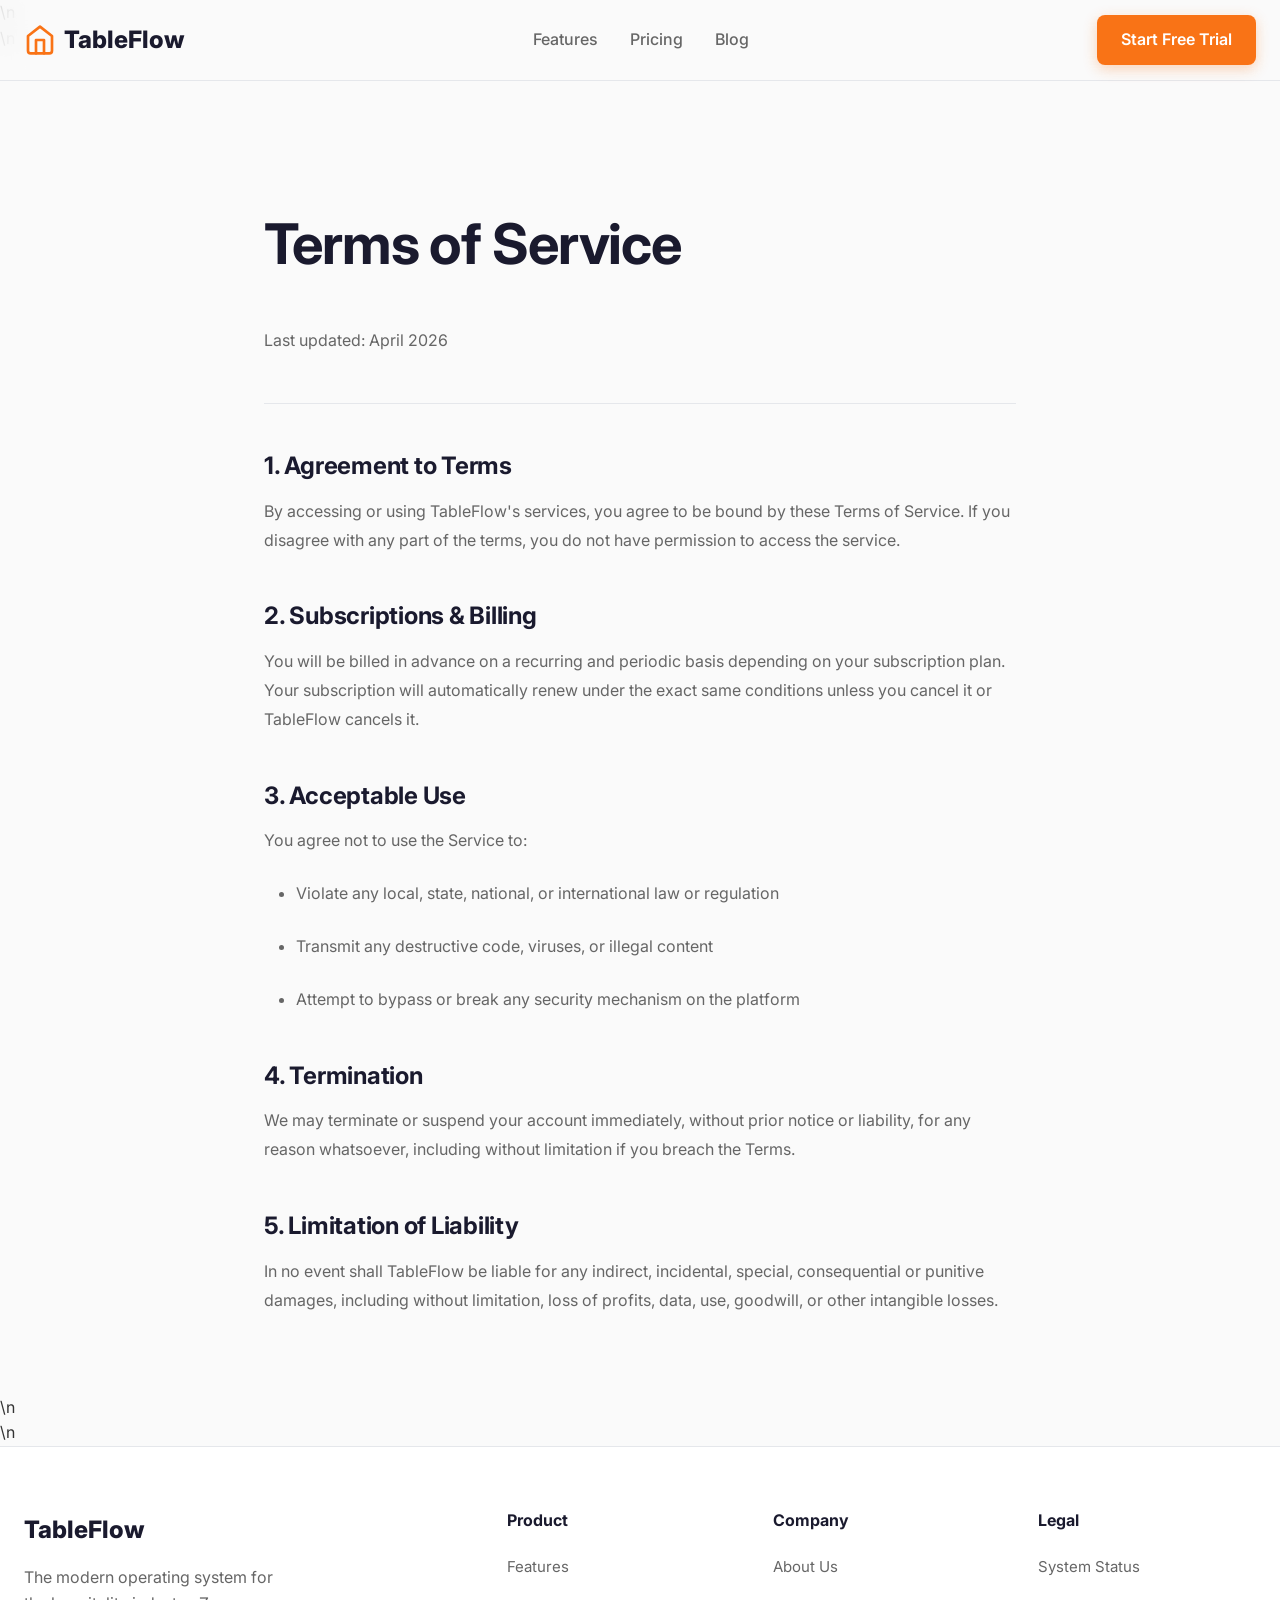
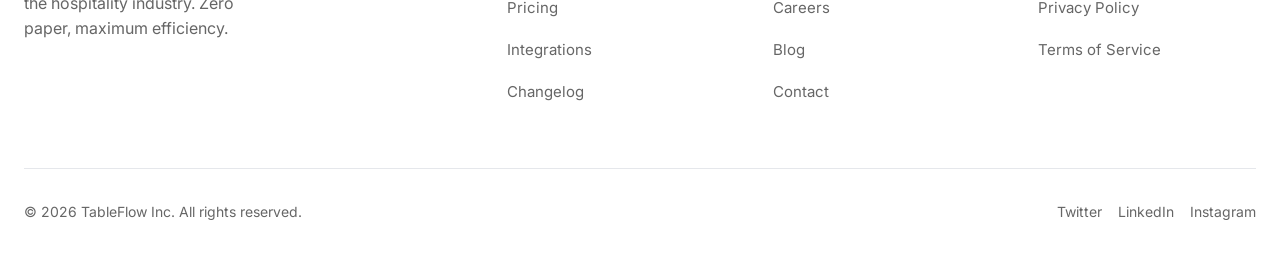
<file: terms.html>
<!-- d:/Projects/Web/Hotel_Managment_Business_site/tableflow-website/index.html -->
<!DOCTYPE html>
<html lang="en">
<head>
  <meta charset="UTF-8">
  <meta name="viewport" content="width=device-width, initial-scale=1.0">
  <title>Terms of Service | TableFlow</title>
  <meta name="description" content="TableFlow is a Zero Paper KOT Restaurant & Hotel Management System. Orders go from waiter's phone to kitchen screen instantly.">
  
  <!-- Open Graph Meta Tags -->
  <meta property="og:title" content="TableFlow | Zero Paper KOT Restaurant System">
  <meta property="og:description" content="Manage your operations seamlessly with our web dashboard, waiter Android app, and Kitchen Display System.">
  <meta property="og:type" content="website">
  
  <!-- Twitter Meta Tags -->
  <meta name="twitter:card" content="summary_large_image">
  <meta name="twitter:title" content="TableFlow">
  
  <!-- Fonts -->
  <link rel="preconnect" href="https://fonts.googleapis.com">
  <link rel="preconnect" href="https://fonts.gstatic.com" crossorigin>
  <link href="https://fonts.googleapis.com/css2?family=Inter:wght@400;500;600;700;800&display=swap" rel="stylesheet">
  
  <!-- CSS -->
  <link rel="stylesheet" href="assets/css/main.css">
  <link rel="stylesheet" href="assets/css/components.css">
  <link rel="stylesheet" href="assets/css/animations.css">
  
  <style>
    /* Specific styles for index */
    .hero {
      padding: 160px 0 80px;
      text-align: center;
      display: flex;
      flex-direction: column;
      align-items: center;
      gap: var(--spacing-4);
    }
    
    .hero h1 {
      max-width: 800px;
      margin: 0 auto;
    }
    
    .hero-subtitle {
      font-size: 20px;
      color: var(--color-text-muted);
      max-width: 600px;
      margin: 0 auto;
    }
    
    .hero-actions {
      display: flex;
      gap: var(--spacing-2);
      justify-content: center;
      margin-top: var(--spacing-2);
    }
    
    .hero-image-container {
      margin-top: var(--spacing-8);
      width: 100%;
      max-width: 1024px;
      position: relative;
      border-radius: var(--border-radius-card);
      box-shadow: var(--shadow-hover);
      overflow: hidden;
      aspect-ratio: 16/9;
      background-color: var(--color-border);
    }
    
    .hero-image-overlay {
      position: absolute;
      inset: 0;
      background: linear-gradient(180deg, rgba(255,255,255,0) 50%, var(--color-bg) 100%);
    }

    [data-theme="dark"] .hero-image-overlay {
      background: linear-gradient(180deg, rgba(15,15,26,0) 50%, var(--color-bg) 100%);
    }

    .social-proof {
      padding: var(--spacing-6) 0;
      text-align: center;
      border-bottom: 1px solid var(--color-border);
    }
    
    .social-proof p {
      color: var(--color-text-muted);
      font-size: 14px;
      font-weight: 600;
      text-transform: uppercase;
      letter-spacing: 1px;
      margin-bottom: var(--spacing-4);
    }
    
    .logos {
      display: flex;
      justify-content: center;
      align-items: center;
      gap: var(--spacing-8);
      flex-wrap: wrap;
      opacity: 0.5;
    }
    
    .logos div {
      font-weight: 700;
      font-size: 20px;
      filter: grayscale(100%);
    }
    
    .features-grid {
      display: grid;
      grid-template-columns: repeat(auto-fit, minmax(300px, 1fr));
      gap: var(--spacing-4);
    }
    
    .feature-card {
      display: flex;
      flex-direction: column;
      gap: var(--spacing-2);
    }
    
    .feature-icon {
      width: 48px;
      height: 48px;
      border-radius: 12px;
      background-color: rgba(249, 115, 22, 0.1);
      color: var(--color-accent);
      display: flex;
      align-items: center;
      justify-content: center;
      font-size: 24px;
    }
    
    .how-it-works {
      background-color: var(--color-card-bg);
      border-radius: var(--border-radius-card);
      padding: var(--spacing-8);
      border: 1px solid var(--color-border);
      position: relative;
    }
    
    .flow-steps {
      display: flex;
      justify-content: space-between;
      align-items: flex-start;
      gap: var(--spacing-4);
      position: relative;
    }
    
    .flow-steps::before {
      content: '';
      position: absolute;
      top: 40px;
      left: 10%;
      right: 10%;
      height: 2px;
      background-color: var(--color-border);
      z-index: 0;
    }
    
    .step {
      flex: 1;
      text-align: center;
      z-index: 1;
    }
    
    .step-number {
      width: 80px;
      height: 80px;
      background-color: var(--color-card-bg);
      border: 2px solid var(--color-accent);
      border-radius: 50%;
      display: flex;
      align-items: center;
      justify-content: center;
      margin: 0 auto var(--spacing-3);
      font-size: 24px;
      font-weight: 700;
      color: var(--color-accent);
    }
    
    .product-tabs {
      display: flex;
      justify-content: center;
      gap: var(--spacing-4);
      margin-bottom: var(--spacing-6);
      border-bottom: 1px solid var(--color-border);
      padding-bottom: var(--spacing-2);
    }
    
    .tab-btn {
      background: none;
      border: none;
      padding: var(--spacing-2) var(--spacing-4);
      font-size: 16px;
      font-weight: 600;
      color: var(--color-text-muted);
      cursor: pointer;
      border-bottom: 2px solid transparent;
      transition: all 0.2s ease;
      font-family: inherit;
    }
    
    .mockup-display {
      background-color: var(--color-border);
      border-radius: var(--border-radius-card);
      aspect-ratio: 16/9;
      display: flex;
      align-items: center;
      justify-content: center;
      color: var(--color-text-muted);
      font-size: 24px;
    }
    
    .testimonials {
      display: grid;
      grid-template-columns: repeat(auto-fit, minmax(300px, 1fr));
      gap: var(--spacing-4);
    }
    
    .testimonial-card {
      display: flex;
      flex-direction: column;
      gap: var(--spacing-3);
    }
    
    .author {
      display: flex;
      align-items: center;
      gap: var(--spacing-2);
      margin-top: auto;
    }
    
    .author-avatar {
      width: 48px;
      height: 48px;
      border-radius: 50%;
      background-color: var(--color-border);
    }
    
    .pricing-teaser {
      display: grid;
      grid-template-columns: repeat(3, 1fr);
      gap: var(--spacing-4);
    }
    
    .pricing-card {
      text-align: center;
      display: flex;
      flex-direction: column;
      gap: var(--spacing-4);
    }
    
    .pricing-card.popular {
      border: 2px solid var(--color-accent);
      transform: scale(1.05);
    }

    .pricing-card.popular:hover {
      transform: scale(1.05) translateY(-4px);
    }
    
    .price {
      font-size: 40px;
      font-weight: 800;
      color: var(--color-primary);
    }
    
    [data-theme="dark"] .price { color: #FFFFFF; }
    
    .cta-banner {
      background: linear-gradient(135deg, var(--color-primary), #2a2a4a);
      color: #FFFFFF;
      padding: var(--spacing-10) 0;
      text-align: center;
      border-radius: var(--border-radius-card);
      margin: var(--spacing-12) auto;
    }
    
    .cta-form {
      display: flex;
      gap: var(--spacing-2);
      justify-content: center;
      margin-top: var(--spacing-4);
      max-width: 500px;
      margin-left: auto;
      margin-right: auto;
    }
    
    .cta-form input {
      flex: 1;
      padding: 12px var(--spacing-3);
      border-radius: var(--border-radius-element);
      border: none;
      font-size: 16px;
      font-family: inherit;
    }

    @media (max-width: 768px) {
      .pricing-teaser { grid-template-columns: 1fr; }
      .pricing-card.popular { transform: none; }
      .pricing-card.popular:hover { transform: translateY(-4px); }
      .flow-steps { flex-direction: column; align-items: center; gap: var(--spacing-8); }
      .flow-steps::before { display: none; }
      .cta-form { flex-direction: column; }
    }
  </style>
  
  <script type="application/ld+json">
    {
      "@context": "https://schema.org",
      "@type": "SoftwareApplication",
      "name": "TableFlow",
      "applicationCategory": "BusinessApplication",
      "operatingSystem": "Web, Android",
      "offers": {
        "@type": "Offer",
        "price": "999",
        "priceCurrency": "INR"
      }
    }
  </script>
<style>
.legal-container { max-width: 800px; margin: 160px auto 80px; padding: 0 var(--spacing-3); }
.legal-container h1 { margin-bottom: var(--spacing-6); }
.legal-container h2 { margin: var(--spacing-6) 0 var(--spacing-2); font-size: 24px; color: var(--color-primary); }
.legal-container p, .legal-container li { color: var(--color-text-muted); margin-bottom: var(--spacing-3); font-size: 16px; line-height: 1.8; }
.legal-container ul { margin-left: var(--spacing-4); list-style-type: disc; }
</style>\n</head>
<body>

  <!-- Navbar -->
  <header>
    <nav class="navbar">
      <div class="container">
        <a href="index.html" class="nav-brand">
          <svg width="32" height="32" viewBox="0 0 24 24" fill="none" stroke="var(--color-accent)" stroke-width="2" stroke-linecap="round" stroke-linejoin="round"><path d="M3 9l9-7 9 7v11a2 2 0 0 1-2 2H5a2 2 0 0 1-2-2z"></path><polyline points="9 22 9 12 15 12 15 22"></polyline></svg>
          TableFlow
        </a>
        <div class="nav-links">
          <a href="features.html">Features</a>
          <a href="pricing.html">Pricing</a>
          <a href="blogs.html">Blog</a>
        </div>
        <div class="nav-actions">
          <a href="#trial" class="btn btn-primary">Start Free Trial</a>
        </div>
      </div>
    </nav>
  </header>

  <main>\n
<div class="legal-container fade-in-up">
    <h1>Terms of Service</h1>
    <p>Last updated: April 2026</p>
    <hr style="border: 0; border-top: 1px solid var(--color-border); margin: var(--spacing-6) 0;">
    
    <h2>1. Agreement to Terms</h2>
    <p>By accessing or using TableFlow's services, you agree to be bound by these Terms of Service. If you disagree with any part of the terms, you do not have permission to access the service.</p>
    
    <h2>2. Subscriptions & Billing</h2>
    <p>You will be billed in advance on a recurring and periodic basis depending on your subscription plan. Your subscription will automatically renew under the exact same conditions unless you cancel it or TableFlow cancels it.</p>
    
    <h2>3. Acceptable Use</h2>
    <p>You agree not to use the Service to:</p>
    <ul>
        <li>Violate any local, state, national, or international law or regulation</li>
        <li>Transmit any destructive code, viruses, or illegal content</li>
        <li>Attempt to bypass or break any security mechanism on the platform</li>
    </ul>

    <h2>4. Termination</h2>
    <p>We may terminate or suspend your account immediately, without prior notice or liability, for any reason whatsoever, including without limitation if you breach the Terms.</p>

    <h2>5. Limitation of Liability</h2>
    <p>In no event shall TableFlow be liable for any indirect, incidental, special, consequential or punitive damages, including without limitation, loss of profits, data, use, goodwill, or other intangible losses.</p>

</div>
\n</main>\n

  <!-- Footer -->
  <footer class="footer">
    <div class="container">
      <div class="footer-grid">
        <div class="footer-col">
          <div class="nav-brand" style="margin-bottom: var(--spacing-2);">TableFlow</div>
          <p style="color: var(--color-text-muted); max-width: 250px;">The modern operating system for the hospitality industry. Zero paper, maximum efficiency.</p>
        </div>
        <div class="footer-col">
          <h4>Product</h4>
          <ul>
            <li><a href="features.html">Features</a></li>
            <li><a href="pricing.html">Pricing</a></li>
            <li><a href="features.html">Integrations</a></li>
            <li><a href="blogs.html">Changelog</a></li>
          </ul>
        </div>
        <div class="footer-col">
          <h4>Company</h4>
          <ul>
            <li><a href="about.html">About Us</a></li>
            <li><a href="#">Careers</a></li>
            <li><a href="blogs.html">Blog</a></li>
            <li><a href="contact.html">Contact</a></li>
          </ul>
        </div>
        <div class="footer-col">
          <h4>Legal</h4>
          <ul>
            <li><a href="https://status.tableflow.com">System Status</a></li>
            <li><a href="privacy.html">Privacy Policy</a></li>
            <li><a href="terms.html">Terms of Service</a></li>
          </ul>
        </div>
      </div>
      <div class="footer-bottom">
        <div>&copy; 2026 TableFlow Inc. All rights reserved.</div>
        <div style="display: flex; gap: var(--spacing-2);">
          <a href="#">Twitter</a>
          <a href="#">LinkedIn</a>
          <a href="#">Instagram</a>
        </div>
      </div>
    </div>
  </footer>

  <script src="assets/js/main.js"></script>
  <script src="assets/js/components.js"></script>
  <script src="assets/js/animations.js"></script>
</body>
</html>
</file>
<file: assets/css/main.css>
:root {
  --font-family: 'Inter', sans-serif;
  --color-primary: #1A1A2E;
  --color-accent: #F97316;
  --color-accent-hover: #ea580c;
  --color-success: #10B981;
  --color-bg: #FAFAFA;
  --color-card-bg: #FFFFFF;
  --color-text: #333333;
  --color-text-muted: #666666;
  --color-border: #E5E7EB;
  
  --border-radius-card: 12px;
  --border-radius-element: 8px;
  
  --shadow-card: 0 4px 24px rgba(0,0,0,0.06);
  --shadow-hover: 0 12px 32px rgba(0,0,0,0.12);
  
  --spacing-1: 8px;
  --spacing-2: 16px;
  --spacing-3: 24px;
  --spacing-4: 32px;
  --spacing-6: 48px;
  --spacing-8: 64px;
  --spacing-10: 80px;
  --spacing-12: 96px;
}

* {
  margin: 0;
  padding: 0;
  box-sizing: border-box;
}

body {
  font-family: var(--font-family);
  background-color: var(--color-bg);
  color: var(--color-text);
  line-height: 1.6;
  overflow-x: hidden;
}

h1, h2, h3, h4, h5, h6 {
  color: var(--color-primary);
  font-weight: 700;
  line-height: 1.2;
}

h1 { font-size: clamp(40px, 5vw, 56px); letter-spacing: -0.02em; }
h2 { font-size: clamp(28px, 4vw, 40px); letter-spacing: -0.01em; }
h3 { font-size: 28px; }
.body-text { font-size: 18px; }
.small-text { font-size: 14px; }

a {
  color: inherit;
  text-decoration: none;
  transition: color 0.2s ease;
}

img {
  max-width: 100%;
  height: auto;
  border-radius: var(--border-radius-element);
}

ul {
  list-style: none;
}
</file>
<file: assets/css/components.css>
/* Container */
.container {
  width: 100%;
  max-width: 1280px;
  margin: 0 auto;
  padding: 0 var(--spacing-3);
}

/* Navbar */
.navbar {
  position: fixed;
  top: 0;
  left: 0;
  width: 100%;
  background-color: rgba(250, 250, 250, 0.8);
  backdrop-filter: blur(12px);
  -webkit-backdrop-filter: blur(12px);
  z-index: 1000;
  border-bottom: 1px solid var(--color-border);
}

.navbar .container {
  display: flex;
  justify-content: space-between;
  align-items: center;
  height: 80px;
}

.nav-brand {
  font-size: 24px;
  font-weight: 800;
  color: var(--color-primary);
  display: flex;
  align-items: center;
  gap: var(--spacing-1);
}

.nav-links {
  display: flex;
  gap: var(--spacing-4);
  align-items: center;
}

.nav-links a {
  font-weight: 500;
  color: var(--color-text-muted);
}

.nav-links a:hover, .nav-links a.active {
  color: var(--color-primary);
}

.nav-actions {
  display: flex;
  align-items: center;
  gap: var(--spacing-2);
}

/* Buttons */
.btn {
  display: inline-flex;
  align-items: center;
  justify-content: center;
  padding: 12px var(--spacing-3);
  border-radius: var(--border-radius-element);
  font-weight: 600;
  font-size: 16px;
  cursor: pointer;
  transition: all 0.2s ease;
  border: none;
  font-family: inherit;
}

.btn-primary {
  background-color: var(--color-accent);
  color: #FFFFFF;
  box-shadow: 0 4px 14px rgba(249, 115, 22, 0.3);
}

.btn-primary:hover {
  background-color: var(--color-accent-hover);
  transform: translateY(-2px);
  box-shadow: 0 6px 20px rgba(249, 115, 22, 0.4);
}

.btn-secondary {
  background-color: var(--color-card-bg);
  color: var(--color-primary);
  border: 1px solid var(--color-border);
}

.btn-secondary:hover {
  border-color: var(--color-text-muted);
  transform: translateY(-2px);
}

/* Cards */
.card {
  background-color: var(--color-card-bg);
  border-radius: var(--border-radius-card);
  padding: var(--spacing-4);
  box-shadow: var(--shadow-card);
  transition: transform 0.3s ease, box-shadow 0.3s ease;
  border: 1px solid rgba(0,0,0,0.02);
}

.card:hover {
  transform: translateY(-4px);
  box-shadow: var(--shadow-hover);
}

/* Sections */
.section {
  padding: var(--spacing-12) 0;
}

.section-title {
  text-align: center;
  margin-bottom: var(--spacing-2);
}

.section-subtitle {
  text-align: center;
  color: var(--color-text-muted);
  max-width: 600px;
  margin: 0 auto var(--spacing-8) auto;
  font-size: 18px;
}

/* Footer */
.footer {
  background-color: var(--color-card-bg);
  border-top: 1px solid var(--color-border);
  padding: var(--spacing-8) 0 var(--spacing-4) 0;
}

.footer-grid {
  display: grid;
  grid-template-columns: 2fr 1fr 1fr 1fr;
  gap: var(--spacing-6);
  margin-bottom: var(--spacing-8);
}

.footer-col h4 {
  font-size: 16px;
  margin-bottom: var(--spacing-3);
  color: var(--color-primary);
}

.footer-col ul {
  display: flex;
  flex-direction: column;
  gap: var(--spacing-2);
}

.footer-col a {
  color: var(--color-text-muted);
  font-size: 15px;
}

.footer-col a:hover {
  color: var(--color-accent);
}

.footer-bottom {
  display: flex;
  justify-content: space-between;
  align-items: center;
  padding-top: var(--spacing-4);
  border-top: 1px solid var(--color-border);
  color: var(--color-text-muted);
  font-size: 14px;
}

/* Badges */
.badge {
  display: inline-block;
  padding: 4px 12px;
  border-radius: 20px;
  font-size: 12px;
  font-weight: 600;
  background-color: rgba(16, 185, 129, 0.1);
  color: var(--color-success);
}
</file>
<file: assets/css/animations.css>
/* d:/Projects/Web/Hotel_Managment_Business_site/tableflow-website/assets/css/animations.css */
/* Fade in up animation */
.fade-in-up {
  opacity: 0;
  transform: translateY(30px);
  transition: opacity 0.8s cubic-bezier(0.16, 1, 0.3, 1), transform 0.8s cubic-bezier(0.16, 1, 0.3, 1);
  will-change: opacity, transform;
}

.fade-in-up.visible {
  opacity: 1;
  transform: translateY(0);
}

/* Stagger delays */
.delay-100 { transition-delay: 100ms; }
.delay-200 { transition-delay: 200ms; }
.delay-300 { transition-delay: 300ms; }
.delay-400 { transition-delay: 400ms; }

/* Micro-interactions */
.hover-lift {
  transition: transform 0.4s cubic-bezier(0.16, 1, 0.3, 1), box-shadow 0.4s ease, border-color 0.4s ease;
}

.hover-lift:hover {
  transform: translateY(-5px);
  box-shadow: var(--shadow-hover), 0 10px 40px rgba(249, 115, 22, 0.05);
  border-color: rgba(249, 115, 22, 0.3);
}

/* Continuous Marquee */
.marquee-container {
  overflow: hidden;
  position: relative;
  width: 100%;
  padding: var(--spacing-4) 0;
}

.marquee-container::before, .marquee-container::after {
  content: '';
  position: absolute;
  top: 0;
  width: 100px;
  height: 100%;
  z-index: 2;
}

.marquee-container::before {
  left: 0;
  background: linear-gradient(to right, var(--color-bg) 0%, transparent 100%);
}

.marquee-container::after {
  right: 0;
  background: linear-gradient(to left, var(--color-bg) 0%, transparent 100%);
}

.marquee-track {
  display: flex;
  width: max-content;
  animation: marquee 30s linear infinite;
  gap: var(--spacing-10);
  align-items: center;
}

.marquee-track > div {
  font-weight: 700;
  font-size: 24px;
  filter: grayscale(100%);
  opacity: 0.5;
  transition: 0.3s;
}

.marquee-track > div:hover {
  filter: grayscale(0%);
  opacity: 1;
}

.marquee-track:hover {
  animation-play-state: paused;
}

@keyframes marquee {
  0% { transform: translateX(0); }
  100% { transform: translateX(calc(-50% - (var(--spacing-10)/2))); }
}


/* Tab animations */
.tab-content {
  display: none;
  animation: fadeIn 0.4s ease-out forwards;
}

.tab-content.active {
  display: block;
}

@keyframes fadeIn {
  from { opacity: 0; transform: translateY(10px); }
  to { opacity: 1; transform: translateY(0); }
}

/* Gradient text */
.text-gradient {
  background-clip: text;
  -webkit-background-clip: text;
  -webkit-text-fill-color: transparent;
  background-image: linear-gradient(135deg, var(--color-accent), #f43f5e);
}
</file>
